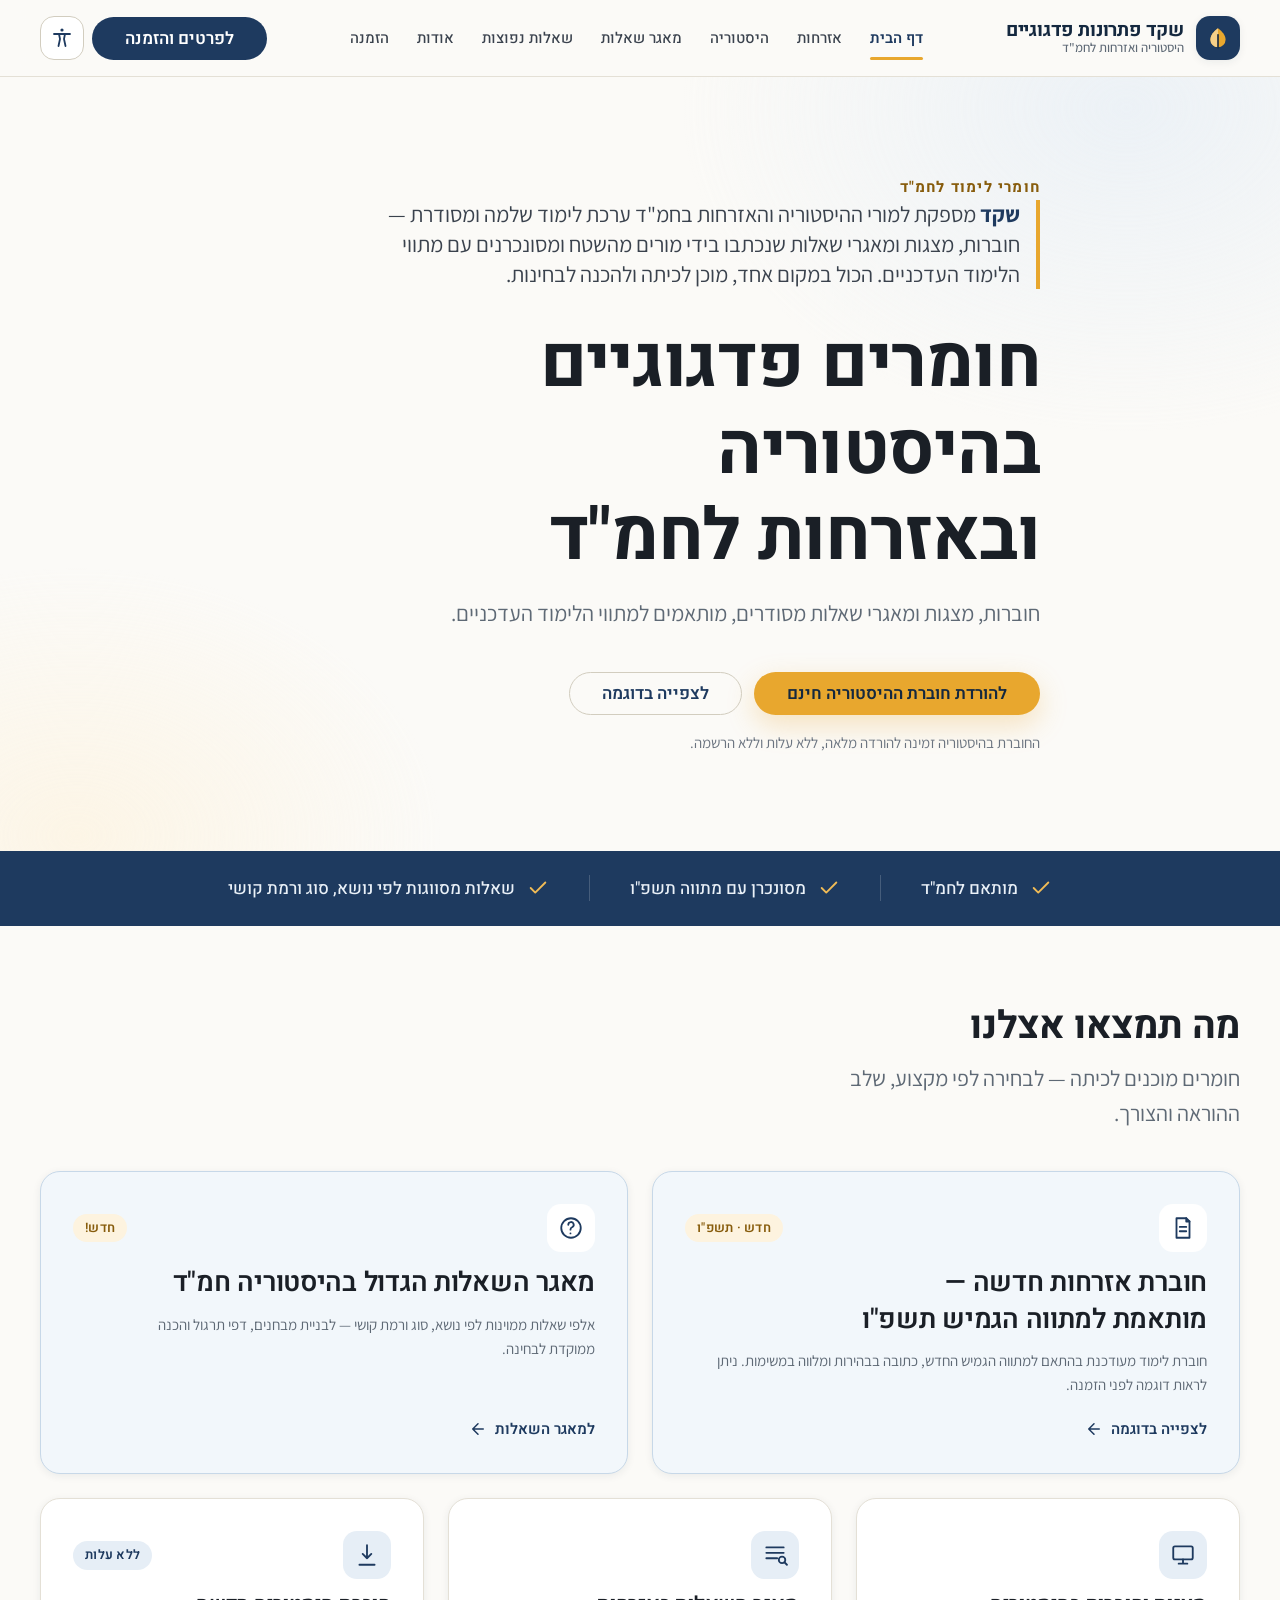
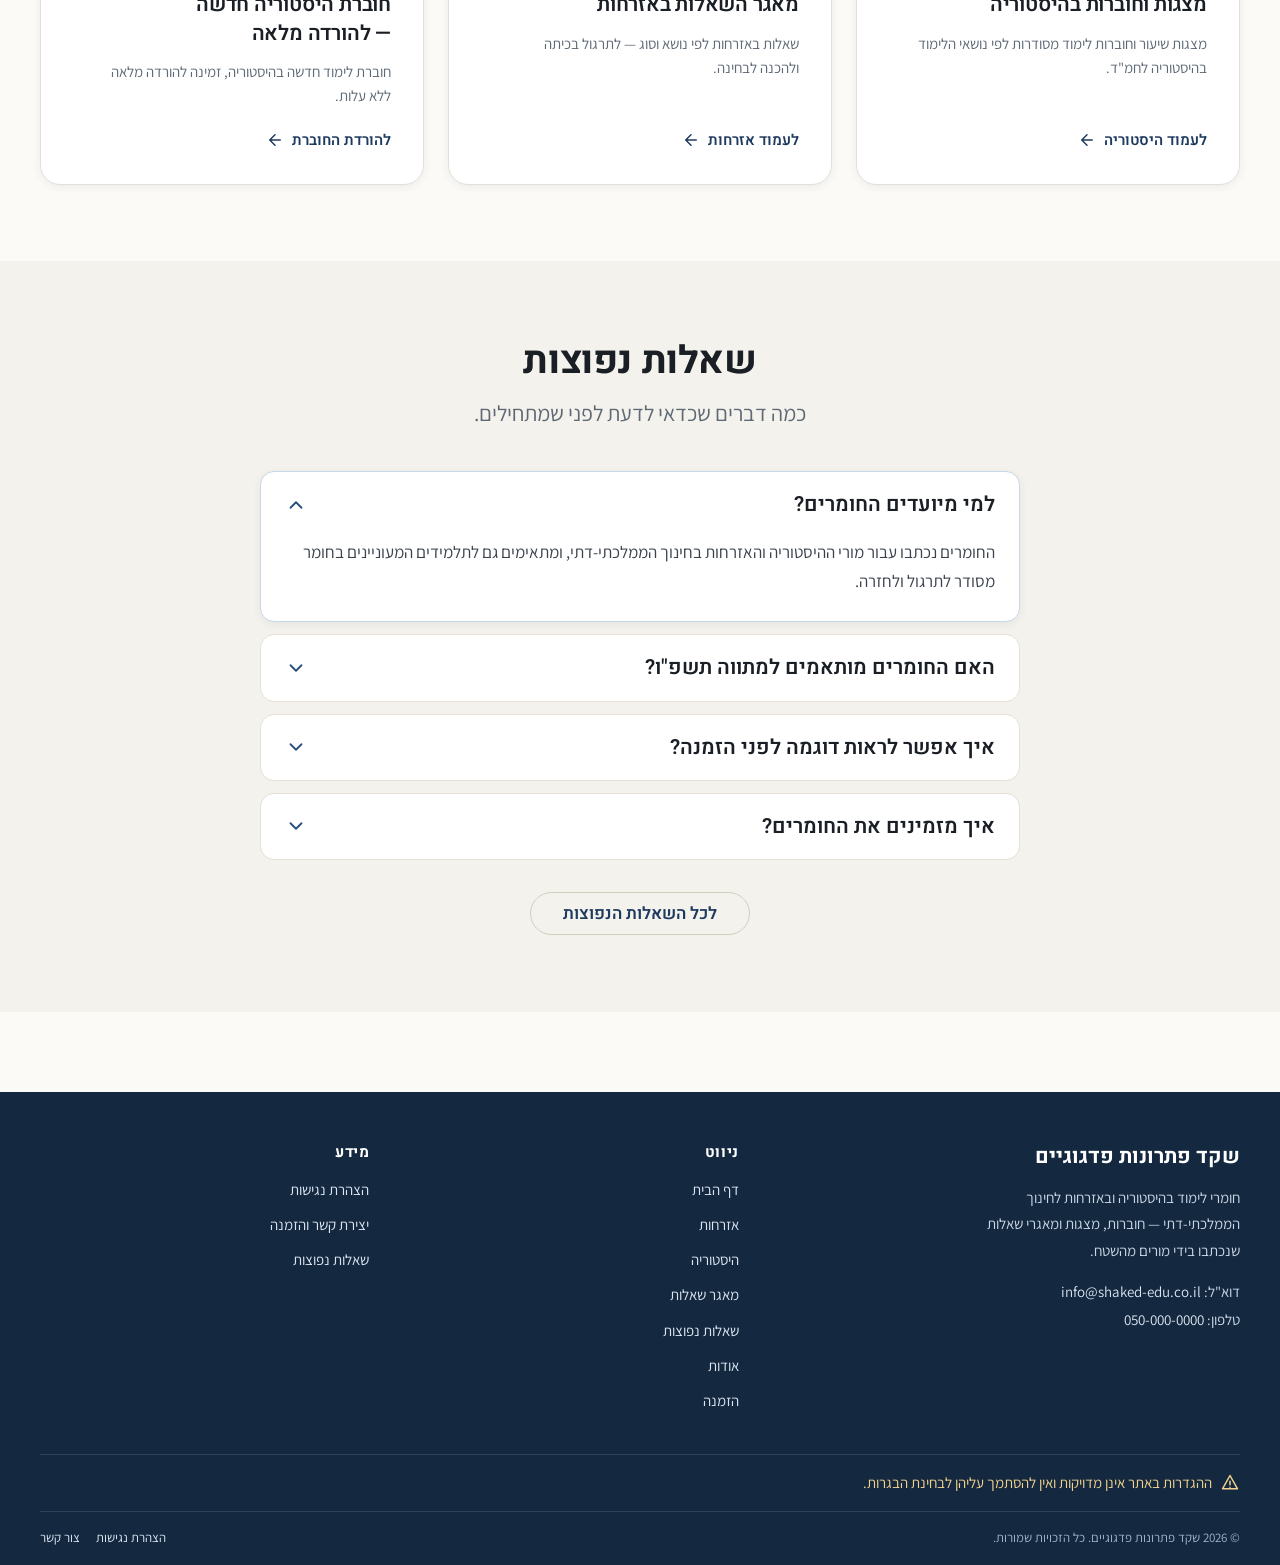
<file: index.html>
<!DOCTYPE html>
<html lang="he" dir="rtl">
<head>
  <meta charset="UTF-8" />
  <meta name="viewport" content="width=device-width, initial-scale=1.0" />
  <meta name="theme-color" content="#1e3a5f" />
  <meta name="robots" content="index, follow" />
  <meta name="format-detection" content="telephone=no" />
  <title>שקד פתרונות פדגוגיים — חומרי לימוד בהיסטוריה ובאזרחות לחמ&quot;ד</title>
  <meta name="description" content="חוברות, מצגות ומאגרי שאלות בהיסטוריה ובאזרחות לחינוך הממלכתי-דתי — מסודרים ומותאמים למתווי הלימוד העדכניים." />
  <!-- social meta -->
  <link rel="canonical" href="https://www.shaked-edu.co.il/" />
  <meta property="og:type" content="website" />
  <meta property="og:site_name" content="שקד פתרונות פדגוגיים" />
  <meta property="og:locale" content="he_IL" />
  <meta property="og:title" content="שקד פתרונות פדגוגיים — חומרי לימוד בהיסטוריה ובאזרחות לחמ&quot;ד" />
  <meta property="og:description" content="חוברות, מצגות ומאגרי שאלות בהיסטוריה ובאזרחות לחינוך הממלכתי-דתי — מסודרים ומותאמים למתווי הלימוד העדכניים." />
  <meta property="og:url" content="https://www.shaked-edu.co.il/" />
  <meta property="og:image" content="https://www.shaked-edu.co.il/assets/og-cover.png" />
  <meta name="twitter:card" content="summary_large_image" />
  <meta name="twitter:title" content="שקד פתרונות פדגוגיים — חומרי לימוד בהיסטוריה ובאזרחות לחמ&quot;ד" />
  <meta name="twitter:description" content="חוברות, מצגות ומאגרי שאלות בהיסטוריה ובאזרחות לחינוך הממלכתי-דתי — מסודרים ומותאמים למתווי הלימוד העדכניים." />
  <meta name="twitter:image" content="https://www.shaked-edu.co.il/assets/og-cover.png" />

  <link rel="preconnect" href="https://fonts.googleapis.com" />
  <link rel="preconnect" href="https://fonts.gstatic.com" crossorigin />
  <link href="https://fonts.googleapis.com/css2?family=Assistant:wght@400;500;600;700&family=Heebo:wght@500;600;700;800&display=swap" rel="stylesheet" />

  <link rel="stylesheet" href="styles/tokens.css" />
  <link rel="stylesheet" href="styles/base.css" />
  <link rel="stylesheet" href="styles/layout.css" />

  <style>
    /* ============================================================
       Hero / BLUF
       ============================================================ */
    .hero {
      position: relative;
      overflow: hidden;
      padding-block: clamp(var(--sp-8), 9vw, var(--sp-11));
    }
    .hero::before {
      content: "";
      position: absolute;
      inset: 0;
      background:
        radial-gradient(58% 70% at 88% 4%, var(--brand-100), transparent 60%),
        radial-gradient(46% 56% at 6% 98%, var(--accent-100), transparent 62%);
      opacity: 0.7;
      z-index: -1;
    }
    .hero__inner { max-width: 880px; }
    .hero__bluf {
      font-size: var(--fs-lead);
      line-height: var(--lh-snug);
      color: var(--ink-700);
      max-width: 60ch;
      border-inline-start: 4px solid var(--accent-500);
      padding-inline-start: var(--sp-4);
      margin-bottom: var(--sp-6);
    }
    .hero__bluf strong { color: var(--brand-700); font-weight: var(--fw-bold); }
    .hero__title {
      font-size: var(--fs-display);
      margin-bottom: var(--sp-4);
    }
    .hero__sub {
      font-size: var(--fs-lead);
      color: var(--ink-500);
      max-width: 56ch;
    }
    .hero__cta {
      margin-top: var(--sp-7);
      display: flex;
      gap: var(--sp-3);
      flex-wrap: wrap;
      align-items: center;
    }
    .hero__cta-note {
      font-size: var(--fs-sm);
      color: var(--ink-400);
      width: 100%;
      margin-top: var(--sp-1);
    }

    /* ============================================================
       Trust strip
       ============================================================ */
    .trust {
      background: var(--brand-700);
      color: #eaf1f8;
    }
    .trust__inner {
      display: flex;
      flex-wrap: wrap;
      gap: var(--sp-4) var(--sp-7);
      align-items: center;
      justify-content: center;
      padding-block: var(--sp-5);
      text-align: center;
    }
    .trust__item {
      display: inline-flex;
      align-items: center;
      gap: var(--sp-3);
      font-family: var(--font-head);
      font-weight: var(--fw-medium);
      font-size: var(--fs-body);
    }
    .trust__item svg { flex: none; width: 22px; height: 22px; color: var(--accent-400); }
    .trust__sep { width: 1px; height: 26px; background: rgba(255,255,255,0.18); }
    @media (max-width: 760px) { .trust__sep { display: none; } }

    /* ============================================================
       Offerings
       ============================================================ */
    .section-head { max-width: 60ch; margin-bottom: var(--sp-7); }
    .section-head h2 { margin-bottom: var(--sp-3); }
    .section-head p { color: var(--ink-500); font-size: var(--fs-lead); }

    .offerings {
      display: grid;
      grid-template-columns: repeat(6, 1fr);
      gap: var(--sp-5);
    }
    .offer-card {
      display: flex;
      flex-direction: column;
      gap: var(--sp-3);
      padding: var(--sp-6);
      color: inherit;
      text-decoration: none;
    }
    .offer-card:hover { color: inherit; }
    .offer-card--featured { grid-column: span 3; background: var(--brand-50); border-color: var(--brand-200); }
    .offer-card--standard { grid-column: span 2; }
    @media (max-width: 900px) {
      .offer-card--featured { grid-column: span 6; }
      .offer-card--standard { grid-column: span 3; }
    }
    @media (max-width: 600px) {
      .offerings { grid-template-columns: 1fr; }
      .offer-card--featured, .offer-card--standard { grid-column: 1 / -1; }
    }

    .offer-card__top {
      display: flex;
      align-items: center;
      justify-content: space-between;
      gap: var(--sp-3);
    }
    .offer-card__icon {
      display: grid;
      place-items: center;
      width: 48px; height: 48px;
      border-radius: var(--r-md);
      background: var(--brand-100);
      color: var(--brand-700);
      flex: none;
    }
    .offer-card--featured .offer-card__icon { background: var(--surface); }
    .offer-card__icon svg { width: 26px; height: 26px; }
    .offer-card h3 { font-size: var(--fs-h3); line-height: var(--lh-snug); }
    .offer-card--standard h3 { font-size: var(--fs-h4); }
    .offer-card p { color: var(--ink-500); font-size: var(--fs-sm); }
    .offer-card__go {
      margin-top: auto;
      display: inline-flex;
      align-items: center;
      gap: var(--sp-2);
      font-family: var(--font-head);
      font-weight: var(--fw-semibold);
      font-size: var(--fs-sm);
      color: var(--brand-700);
      padding-top: var(--sp-2);
    }
    .offer-card__go svg { width: 18px; height: 18px; transition: transform var(--t-fast) var(--ease); }
    .offer-card:hover .offer-card__go svg { transform: translateX(-4px); }

    /* ============================================================
       FAQ
       ============================================================ */
    .faq { background: var(--surface-alt); }
    .faq__grid { max-width: var(--container-text); margin-inline: auto; }
    .faq__item {
      background: var(--surface);
      border: 1px solid var(--line);
      border-radius: var(--r-md);
      margin-bottom: var(--sp-3);
      overflow: hidden;
    }
    .faq__item[open] { box-shadow: var(--shadow-sm); border-color: var(--brand-200); }
    .faq__q {
      list-style: none;
      cursor: pointer;
      display: flex;
      align-items: center;
      justify-content: space-between;
      gap: var(--sp-4);
      padding: var(--sp-4) var(--sp-5);
      font-family: var(--font-head);
      font-weight: var(--fw-semibold);
      font-size: var(--fs-h4);
      color: var(--ink-900);
    }
    .faq__q::-webkit-details-marker { display: none; }
    .faq__q .chev {
      flex: none; width: 22px; height: 22px;
      color: var(--brand-600);
      transition: transform var(--t-med) var(--ease);
    }
    .faq__item[open] .faq__q .chev { transform: rotate(180deg); }
    .faq__a { padding: 0 var(--sp-5) var(--sp-5); color: var(--ink-700); line-height: var(--lh-loose); }
    .faq__more { text-align: center; margin-top: var(--sp-6); }
  </style>
  <!-- JSON-LD -->
  <script type="application/ld+json">
{
  "@context": "https://schema.org",
  "@graph": [
    {
      "@type": "EducationalOrganization",
      "@id": "https://www.shaked-edu.co.il/#org",
      "name": "שקד פתרונות פדגוגיים",
      "url": "https://www.shaked-edu.co.il/",
      "logo": "https://www.shaked-edu.co.il/assets/logo.png",
      "image": "https://www.shaked-edu.co.il/assets/logo.png",
      "email": "info@shaked-edu.co.il",
      "description": "חומרי לימוד בהיסטוריה ובאזרחות לחינוך הממלכתי-דתי — חוברות, מצגות ומאגרי שאלות.",
      "inLanguage": "he-IL"
    },
    {
      "@type": "WebSite",
      "@id": "https://www.shaked-edu.co.il/#website",
      "name": "שקד פתרונות פדגוגיים",
      "url": "https://www.shaked-edu.co.il/",
      "description": "חומרי לימוד בהיסטוריה ובאזרחות לחמ\"ד — חוברות, מצגות ומאגרי שאלות.",
      "inLanguage": "he-IL",
      "publisher": {
        "@id": "https://www.shaked-edu.co.il/#org"
      }
    }
  ]
}
  </script>
</head>
<body data-page="home">
  <a href="#main" class="skip-link">דלג לתוכן הראשי</a>

  <main id="main">

    <!-- ============ Hero / BLUF ============ -->
    <section class="hero" data-screen-label="Hero — דף הבית" aria-labelledby="hero-title">
      <div class="container hero__inner">
        <span class="eyebrow">חומרי לימוד לחמ"ד</span>
        <p class="hero__bluf">
          <strong>שקד</strong> מספקת למורי ההיסטוריה והאזרחות בחמ"ד ערכת לימוד שלמה ומסודרת —
          חוברות, מצגות ומאגרי שאלות שנכתבו בידי מורים מהשטח ומסונכרנים עם מתווי הלימוד העדכניים.
          הכול במקום אחד, מוכן לכיתה ולהכנה לבחינות.
        </p>
        <h1 class="hero__title" id="hero-title">חומרים פדגוגיים בהיסטוריה ובאזרחות לחמ"ד</h1>
        <p class="hero__sub">חוברות, מצגות ומאגרי שאלות מסודרים, מותאמים למתווי הלימוד העדכניים.</p>

        <div class="hero__cta">
          <a href="history.html" class="btn btn--primary">להורדת חוברת ההיסטוריה חינם</a>
          <a href="ezrahut.html" class="btn btn--ghost">לצפייה בדוגמה</a>
          <span class="hero__cta-note">החוברת בהיסטוריה זמינה להורדה מלאה, ללא עלות וללא הרשמה.</span>
        </div>
      </div>
    </section>

    <!-- ============ Trust strip ============ -->
    <section class="trust" aria-label="למה שקד">
      <div class="container container--wide trust__inner">
        <span class="trust__item">
          <svg viewBox="0 0 24 24" fill="none" stroke="currentColor" stroke-width="2" stroke-linecap="round" stroke-linejoin="round" aria-hidden="true"><path d="M20 6L9 17l-5-5"/></svg>
          מותאם לחמ"ד
        </span>
        <span class="trust__sep" aria-hidden="true"></span>
        <span class="trust__item">
          <svg viewBox="0 0 24 24" fill="none" stroke="currentColor" stroke-width="2" stroke-linecap="round" stroke-linejoin="round" aria-hidden="true"><path d="M20 6L9 17l-5-5"/></svg>
          מסונכרן עם מתווה תשפ"ו
        </span>
        <span class="trust__sep" aria-hidden="true"></span>
        <span class="trust__item">
          <svg viewBox="0 0 24 24" fill="none" stroke="currentColor" stroke-width="2" stroke-linecap="round" stroke-linejoin="round" aria-hidden="true"><path d="M20 6L9 17l-5-5"/></svg>
          שאלות מסווגות לפי נושא, סוג ורמת קושי
        </span>
      </div>
    </section>

    <!-- ============ Offerings ============ -->
    <section class="section" aria-labelledby="offer-title">
      <div class="container container--wide">
        <div class="section-head">
          <h2 id="offer-title">מה תמצאו אצלנו</h2>
          <p>חומרים מוכנים לכיתה — לבחירה לפי מקצוע, שלב ההוראה והצורך.</p>
        </div>

        <div class="offerings">

          <!-- Featured 1 -->
          <a href="ezrahut.html" class="card card--interactive offer-card offer-card--featured" data-screen-label="כרטיס — חוברת אזרחות">
            <div class="offer-card__top">
              <span class="offer-card__icon" aria-hidden="true">
                <svg viewBox="0 0 24 24" fill="none" stroke="currentColor" stroke-width="1.7" stroke-linecap="round" stroke-linejoin="round"><path d="M6 3h9l3 3v15H6z"/><path d="M15 3v3h3"/><path d="M9 11h6M9 15h6"/></svg>
              </span>
              <span class="tag tag--accent">חדש · תשפ"ו</span>
            </div>
            <h3>חוברת אזרחות חדשה — מותאמת למתווה הגמיש תשפ"ו</h3>
            <p>חוברת לימוד מעודכנת בהתאם למתווה הגמיש החדש, כתובה בבהירות ומלווה במשימות. ניתן לראות דוגמה לפני הזמנה.</p>
            <span class="offer-card__go">לצפייה בדוגמה
              <svg viewBox="0 0 24 24" fill="none" stroke="currentColor" stroke-width="2" stroke-linecap="round" stroke-linejoin="round" aria-hidden="true"><path d="M19 12H5M12 19l-7-7 7-7"/></svg>
            </span>
          </a>

          <!-- Featured 2 -->
          <a href="questions.html" class="card card--interactive offer-card offer-card--featured" data-screen-label="כרטיס — מאגר שאלות היסטוריה">
            <div class="offer-card__top">
              <span class="offer-card__icon" aria-hidden="true">
                <svg viewBox="0 0 24 24" fill="none" stroke="currentColor" stroke-width="1.7" stroke-linecap="round" stroke-linejoin="round"><path d="M9.5 9a2.5 2.5 0 1 1 3.5 2.3c-.9.4-1.5 1-1.5 2.2"/><path d="M11.5 17h.01"/><circle cx="12" cy="12" r="9"/></svg>
              </span>
              <span class="tag tag--accent">חדש!</span>
            </div>
            <h3>מאגר השאלות הגדול בהיסטוריה חמ"ד</h3>
            <p>אלפי שאלות ממוינות לפי נושא, סוג ורמת קושי — לבניית מבחנים, דפי תרגול והכנה ממוקדת לבחינה.</p>
            <span class="offer-card__go">למאגר השאלות
              <svg viewBox="0 0 24 24" fill="none" stroke="currentColor" stroke-width="2" stroke-linecap="round" stroke-linejoin="round" aria-hidden="true"><path d="M19 12H5M12 19l-7-7 7-7"/></svg>
            </span>
          </a>

          <!-- Standard 1 -->
          <a href="history.html" class="card card--interactive offer-card offer-card--standard" data-screen-label="כרטיס — מצגות וחוברות היסטוריה">
            <div class="offer-card__top">
              <span class="offer-card__icon" aria-hidden="true">
                <svg viewBox="0 0 24 24" fill="none" stroke="currentColor" stroke-width="1.7" stroke-linecap="round" stroke-linejoin="round"><rect x="3" y="4" width="18" height="12" rx="1.5"/><path d="M12 16v4M8 20h8"/></svg>
              </span>
            </div>
            <h3>מצגות וחוברות בהיסטוריה</h3>
            <p>מצגות שיעור וחוברות לימוד מסודרות לפי נושאי הלימוד בהיסטוריה לחמ"ד.</p>
            <span class="offer-card__go">לעמוד היסטוריה
              <svg viewBox="0 0 24 24" fill="none" stroke="currentColor" stroke-width="2" stroke-linecap="round" stroke-linejoin="round" aria-hidden="true"><path d="M19 12H5M12 19l-7-7 7-7"/></svg>
            </span>
          </a>

          <!-- Standard 2 -->
          <a href="ezrahut.html" class="card card--interactive offer-card offer-card--standard" data-screen-label="כרטיס — מאגר שאלות אזרחות">
            <div class="offer-card__top">
              <span class="offer-card__icon" aria-hidden="true">
                <svg viewBox="0 0 24 24" fill="none" stroke="currentColor" stroke-width="1.7" stroke-linecap="round" stroke-linejoin="round"><path d="M4 5h16M4 10h16M4 15h10"/><circle cx="18.5" cy="16.5" r="3"/><path d="M20.7 18.7L23 21"/></svg>
              </span>
            </div>
            <h3>מאגר השאלות באזרחות</h3>
            <p>שאלות באזרחות לפי נושא וסוג — לתרגול בכיתה ולהכנה לבחינה.</p>
            <span class="offer-card__go">לעמוד אזרחות
              <svg viewBox="0 0 24 24" fill="none" stroke="currentColor" stroke-width="2" stroke-linecap="round" stroke-linejoin="round" aria-hidden="true"><path d="M19 12H5M12 19l-7-7 7-7"/></svg>
            </span>
          </a>

          <!-- Standard 3 -->
          <a href="history.html" class="card card--interactive offer-card offer-card--standard" data-screen-label="כרטיס — חוברת היסטוריה חינם">
            <div class="offer-card__top">
              <span class="offer-card__icon" aria-hidden="true">
                <svg viewBox="0 0 24 24" fill="none" stroke="currentColor" stroke-width="1.7" stroke-linecap="round" stroke-linejoin="round"><path d="M12 3v12M8 11l4 4 4-4"/><path d="M5 21h14"/></svg>
              </span>
              <span class="tag">ללא עלות</span>
            </div>
            <h3>חוברת היסטוריה חדשה — להורדה מלאה</h3>
            <p>חוברת לימוד חדשה בהיסטוריה, זמינה להורדה מלאה ללא עלות.</p>
            <span class="offer-card__go">להורדת החוברת
              <svg viewBox="0 0 24 24" fill="none" stroke="currentColor" stroke-width="2" stroke-linecap="round" stroke-linejoin="round" aria-hidden="true"><path d="M19 12H5M12 19l-7-7 7-7"/></svg>
            </span>
          </a>

        </div>
      </div>
    </section>

    <!-- ============ FAQ ============ -->
    <section class="section faq" aria-labelledby="faq-title">
      <div class="container">
        <div class="section-head" style="text-align:center; margin-inline:auto;">
          <h2 id="faq-title">שאלות נפוצות</h2>
          <p>כמה דברים שכדאי לדעת לפני שמתחילים.</p>
        </div>

        <div class="faq__grid">
          <details class="faq__item" open>
            <summary class="faq__q">
              למי מיועדים החומרים?
              <svg class="chev" viewBox="0 0 24 24" fill="none" stroke="currentColor" stroke-width="2" stroke-linecap="round" stroke-linejoin="round" aria-hidden="true"><path d="M6 9l6 6 6-6"/></svg>
            </summary>
            <div class="faq__a">החומרים נכתבו עבור מורי ההיסטוריה והאזרחות בחינוך הממלכתי-דתי, ומתאימים גם לתלמידים המעוניינים בחומר מסודר לתרגול ולחזרה.</div>
          </details>

          <details class="faq__item">
            <summary class="faq__q">
              האם החומרים מותאמים למתווה תשפ"ו?
              <svg class="chev" viewBox="0 0 24 24" fill="none" stroke="currentColor" stroke-width="2" stroke-linecap="round" stroke-linejoin="round" aria-hidden="true"><path d="M6 9l6 6 6-6"/></svg>
            </summary>
            <div class="faq__a">כן. החוברות ומאגרי השאלות מסונכרנים עם מתווי הלימוד העדכניים, וחוברת האזרחות החדשה מותאמת למתווה הגמיש תשפ"ו.</div>
          </details>

          <details class="faq__item">
            <summary class="faq__q">
              איך אפשר לראות דוגמה לפני הזמנה?
              <svg class="chev" viewBox="0 0 24 24" fill="none" stroke="currentColor" stroke-width="2" stroke-linecap="round" stroke-linejoin="round" aria-hidden="true"><path d="M6 9l6 6 6-6"/></svg>
            </summary>
            <div class="faq__a">בעמודי האזרחות וההיסטוריה אפשר לעיין בדוגמאות מתוך החוברות והמצגות. חוברת ההיסטוריה זמינה להורדה מלאה ללא עלות.</div>
          </details>

          <details class="faq__item">
            <summary class="faq__q">
              איך מזמינים את החומרים?
              <svg class="chev" viewBox="0 0 24 24" fill="none" stroke="currentColor" stroke-width="2" stroke-linecap="round" stroke-linejoin="round" aria-hidden="true"><path d="M6 9l6 6 6-6"/></svg>
            </summary>
            <div class="faq__a">דרך עמוד ההזמנה ניתן לפנות אלינו ולקבל פרטים על החומרים, המחירים ואופן ההזמנה. נשמח לחזור אליכם.</div>
          </details>
        </div>

        <div class="faq__more">
          <a href="faq.html" class="btn btn--ghost">לכל השאלות הנפוצות</a>
        </div>
      </div>
    </section>

  </main>

  <script src="js/site.js" defer></script>
</body>
</html>
</file>
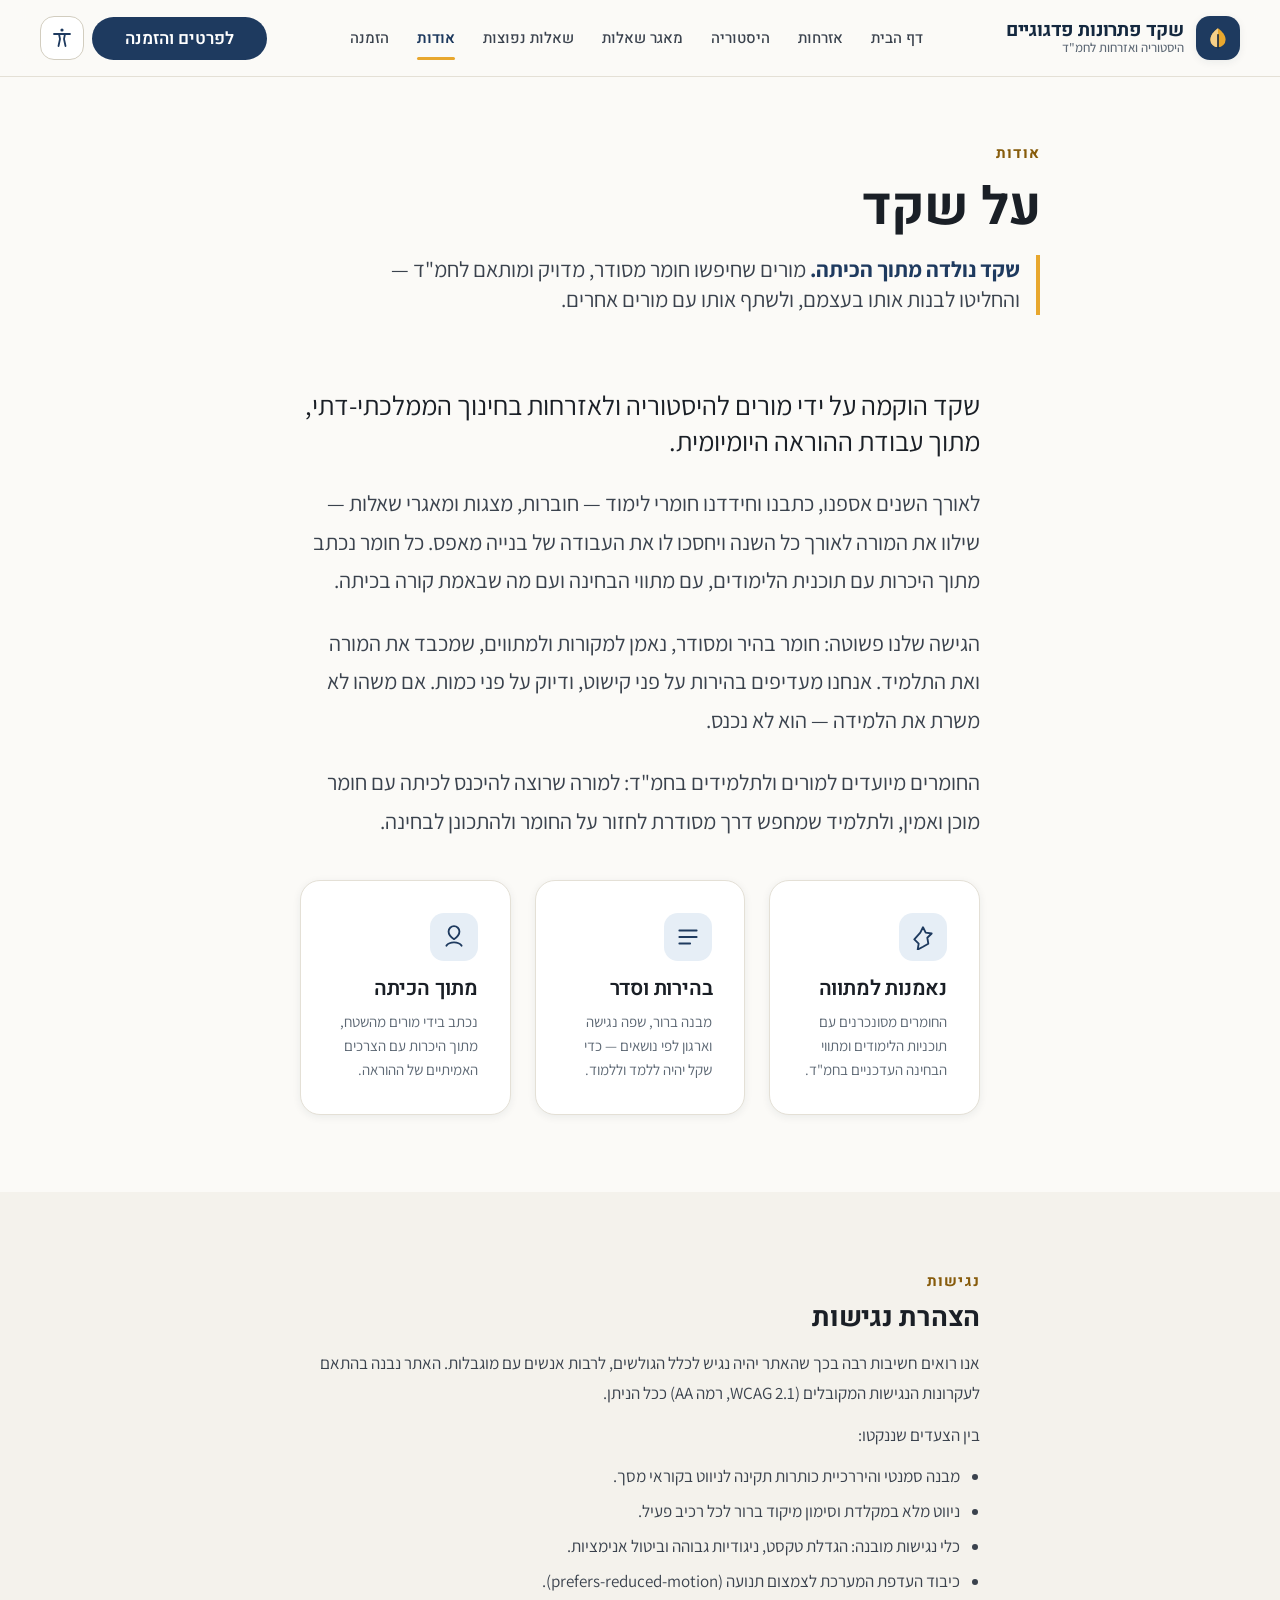
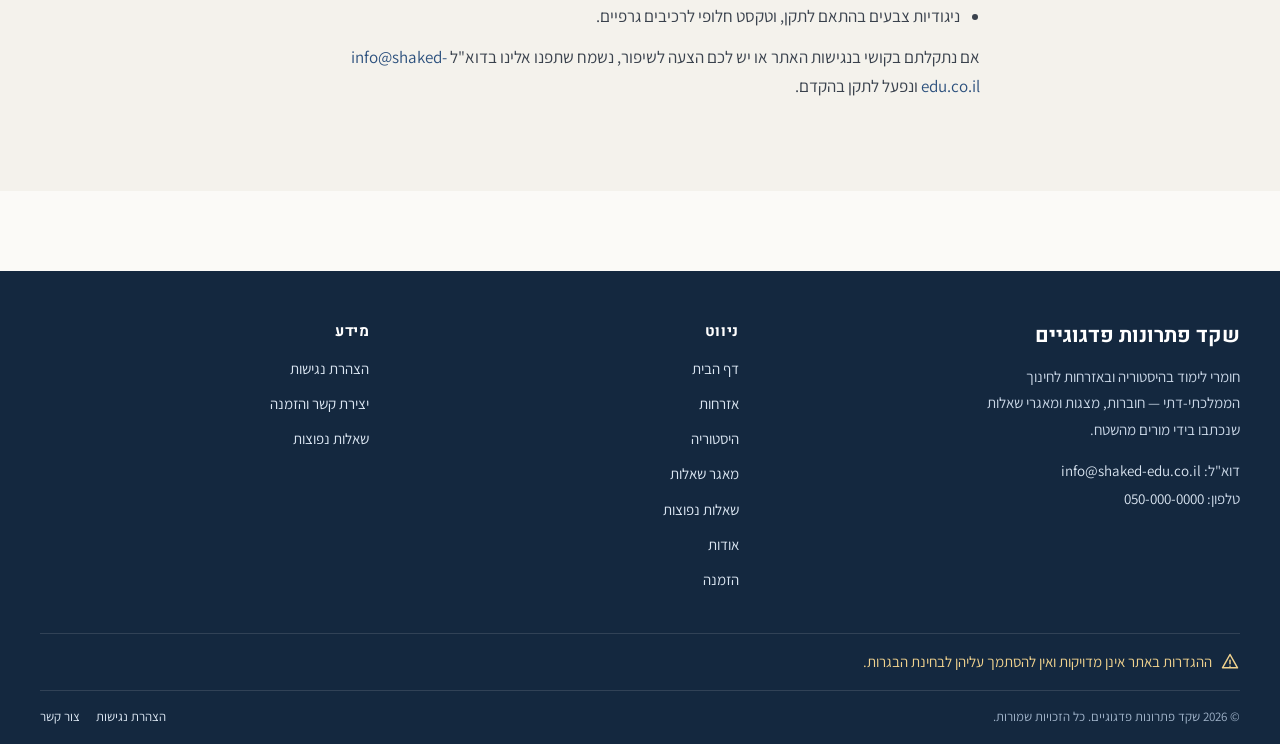
<file: about.html>
<!DOCTYPE html>
<html lang="he" dir="rtl">
<head>
  <meta charset="UTF-8" />
  <meta name="viewport" content="width=device-width, initial-scale=1.0" />
  <meta name="theme-color" content="#1e3a5f" />
  <meta name="robots" content="index, follow" />
  <meta name="format-detection" content="telephone=no" />
  <title>אודות — שקד פתרונות פדגוגיים</title>
  <meta name="description" content="על שקד פתרונות פדגוגיים — הגישה הפדגוגית והאנשים שמאחורי חומרי הלימוד בהיסטוריה ובאזרחות לחמ&quot;ד." />
  <!-- social meta -->
  <link rel="canonical" href="https://www.shaked-edu.co.il/about" />
  <meta property="og:type" content="article" />
  <meta property="og:site_name" content="שקד פתרונות פדגוגיים" />
  <meta property="og:locale" content="he_IL" />
  <meta property="og:title" content="אודות — שקד פתרונות פדגוגיים" />
  <meta property="og:description" content="על שקד פתרונות פדגוגיים — הגישה הפדגוגית והאנשים שמאחורי חומרי הלימוד בהיסטוריה ובאזרחות לחמ&quot;ד." />
  <meta property="og:url" content="https://www.shaked-edu.co.il/about" />
  <meta property="og:image" content="https://www.shaked-edu.co.il/assets/og-cover.png" />
  <meta name="twitter:card" content="summary_large_image" />
  <meta name="twitter:title" content="אודות — שקד פתרונות פדגוגיים" />
  <meta name="twitter:description" content="על שקד פתרונות פדגוגיים — הגישה הפדגוגית והאנשים שמאחורי חומרי הלימוד בהיסטוריה ובאזרחות לחמ&quot;ד." />
  <meta name="twitter:image" content="https://www.shaked-edu.co.il/assets/og-cover.png" />

  <link rel="preconnect" href="https://fonts.googleapis.com" />
  <link rel="preconnect" href="https://fonts.gstatic.com" crossorigin />
  <link href="https://fonts.googleapis.com/css2?family=Assistant:wght@400;500;600;700&family=Heebo:wght@500;600;700;800&display=swap" rel="stylesheet" />

  <link rel="stylesheet" href="styles/tokens.css" />
  <link rel="stylesheet" href="styles/base.css" />
  <link rel="stylesheet" href="styles/layout.css" />
  <link rel="stylesheet" href="styles/subject.css" />
  <link rel="stylesheet" href="styles/forms.css" />
  <!-- JSON-LD -->
  <script type="application/ld+json">
{
  "@context": "https://schema.org",
  "@graph": [
    {
      "@type": "EducationalOrganization",
      "@id": "https://www.shaked-edu.co.il/#org",
      "name": "שקד פתרונות פדגוגיים",
      "url": "https://www.shaked-edu.co.il/",
      "logo": "https://www.shaked-edu.co.il/assets/logo.png",
      "image": "https://www.shaked-edu.co.il/assets/logo.png",
      "email": "info@shaked-edu.co.il",
      "description": "חומרי לימוד בהיסטוריה ובאזרחות לחינוך הממלכתי-דתי — חוברות, מצגות ומאגרי שאלות.",
      "inLanguage": "he-IL"
    },
    {
      "@type": "WebSite",
      "@id": "https://www.shaked-edu.co.il/#website",
      "name": "שקד פתרונות פדגוגיים",
      "url": "https://www.shaked-edu.co.il/",
      "description": "חומרי לימוד בהיסטוריה ובאזרחות לחמ\"ד — חוברות, מצגות ומאגרי שאלות.",
      "inLanguage": "he-IL",
      "publisher": {
        "@id": "https://www.shaked-edu.co.il/#org"
      }
    },
    {
      "@type": "BreadcrumbList",
      "itemListElement": [
        {
          "@type": "ListItem",
          "position": 1,
          "name": "דף הבית",
          "item": "https://www.shaked-edu.co.il/"
        },
        {
          "@type": "ListItem",
          "position": 2,
          "name": "אודות",
          "item": "https://www.shaked-edu.co.il/about"
        }
      ]
    }
  ]
}
  </script>
</head>
<body data-page="about">
  <a href="#main" class="skip-link">דלג לתוכן הראשי</a>

  <main id="main">

    <!-- ============ כותרת ============ -->
    <section class="subject-head" data-screen-label="אודות — כותרת" aria-labelledby="page-title">
      <div class="container container--wide subject-head__inner">
        <span class="eyebrow">אודות</span>
        <h1 id="page-title">על שקד</h1>
        <p class="subject-bluf">
          <strong>שקד נולדה מתוך הכיתה.</strong> מורים שחיפשו חומר מסודר, מדויק ומותאם לחמ"ד —
          והחליטו לבנות אותו בעצמם, ולשתף אותו עם מורים אחרים.
        </p>
      </div>
    </section>

    <!-- ============ טקסט אנושי ============ -->
    <section class="section" style="padding-top: var(--sp-4);" aria-labelledby="story-title">
      <div class="container about-prose">
        <h2 id="story-title" class="visually-hidden">הסיפור שלנו</h2>
        <p class="lead-first">
          שקד הוקמה על ידי מורים להיסטוריה ולאזרחות בחינוך הממלכתי-דתי, מתוך עבודת ההוראה היומיומית.
        </p>
        <p>
          לאורך השנים אספנו, כתבנו וחידדנו חומרי לימוד — חוברות, מצגות ומאגרי שאלות — שילוו את המורה לאורך כל השנה
          ויחסכו לו את העבודה של בנייה מאפס. כל חומר נכתב מתוך היכרות עם תוכנית הלימודים, עם מתווי הבחינה ועם מה
          שבאמת קורה בכיתה.
        </p>
        <p>
          הגישה שלנו פשוטה: חומר בהיר ומסודר, נאמן למקורות ולמתווים, שמכבד את המורה ואת התלמיד. אנחנו מעדיפים בהירות
          על פני קישוט, ודיוק על פני כמות. אם משהו לא משרת את הלמידה — הוא לא נכנס.
        </p>
        <p>
          החומרים מיועדים למורים ולתלמידים בחמ"ד: למורה שרוצה להיכנס לכיתה עם חומר מוכן ואמין, ולתלמיד שמחפש דרך
          מסודרת לחזור על החומר ולהתכונן לבחינה.
        </p>

        <!-- ערכים -->
        <div class="about-values">
          <article class="card value-card">
            <span class="value-card__icon" aria-hidden="true">
              <svg viewBox="0 0 24 24" fill="none" stroke="currentColor" stroke-width="1.7" stroke-linecap="round" stroke-linejoin="round"><path d="M12 3l2.5 5 5.5.8-4 3.9.9 5.5L12 21l-4.9 2.6.9-5.5-4-3.9L9.5 8z"/></svg>
            </span>
            <h3>נאמנות למתווה</h3>
            <p>החומרים מסונכרנים עם תוכניות הלימודים ומתווי הבחינה העדכניים בחמ"ד.</p>
          </article>

          <article class="card value-card">
            <span class="value-card__icon" aria-hidden="true">
              <svg viewBox="0 0 24 24" fill="none" stroke="currentColor" stroke-width="1.7" stroke-linecap="round" stroke-linejoin="round"><path d="M4 6h16M4 12h16M4 18h10"/></svg>
            </span>
            <h3>בהירות וסדר</h3>
            <p>מבנה ברור, שפה נגישה וארגון לפי נושאים — כדי שקל יהיה ללמד וללמוד.</p>
          </article>

          <article class="card value-card">
            <span class="value-card__icon" aria-hidden="true">
              <svg viewBox="0 0 24 24" fill="none" stroke="currentColor" stroke-width="1.7" stroke-linecap="round" stroke-linejoin="round"><path d="M12 14s-5-3-5-7a5 5 0 0 1 10 0c0 4-5 7-5 7Z"/><path d="M5 20c1.5-2 4-3 7-3s5.5 1 7 3"/></svg>
            </span>
            <h3>מתוך הכיתה</h3>
            <p>נכתב בידי מורים מהשטח, מתוך היכרות עם הצרכים האמיתיים של ההוראה.</p>
          </article>
        </div>
      </div>
    </section>

    <!-- ============ הצהרת נגישות ============ -->
    <section class="section" id="accessibility" style="background: var(--surface-alt);" aria-labelledby="a11y-title">
      <div class="container a11y-statement">
        <span class="eyebrow" style="display:block; margin-bottom: var(--sp-2);">נגישות</span>
        <h2 id="a11y-title">הצהרת נגישות</h2>
        <p>
          אנו רואים חשיבות רבה בכך שהאתר יהיה נגיש לכלל הגולשים, לרבות אנשים עם מוגבלות. האתר נבנה בהתאם לעקרונות
          הנגישות המקובלים (WCAG 2.1, רמה AA) ככל הניתן.
        </p>
        <p>בין הצעדים שננקטו:</p>
        <ul>
          <li>מבנה סמנטי והיררכיית כותרות תקינה לניווט בקוראי מסך.</li>
          <li>ניווט מלא במקלדת וסימון מיקוד ברור לכל רכיב פעיל.</li>
          <li>כלי נגישות מובנה: הגדלת טקסט, ניגודיות גבוהה וביטול אנימציות.</li>
          <li>כיבוד העדפת המערכת לצמצום תנועה (prefers-reduced-motion).</li>
          <li>ניגודיות צבעים בהתאם לתקן, וטקסט חלופי לרכיבים גרפיים.</li>
        </ul>
        <p>
          אם נתקלתם בקושי בנגישות האתר או יש לכם הצעה לשיפור, נשמח שתפנו אלינו בדוא"ל
          <a href="mailto:info@shaked-edu.co.il">info@shaked-edu.co.il</a> ונפעל לתקן בהקדם.
        </p>
      </div>
    </section>

  </main>

  <script src="js/site.js" defer></script>
</body>
</html>
</file>
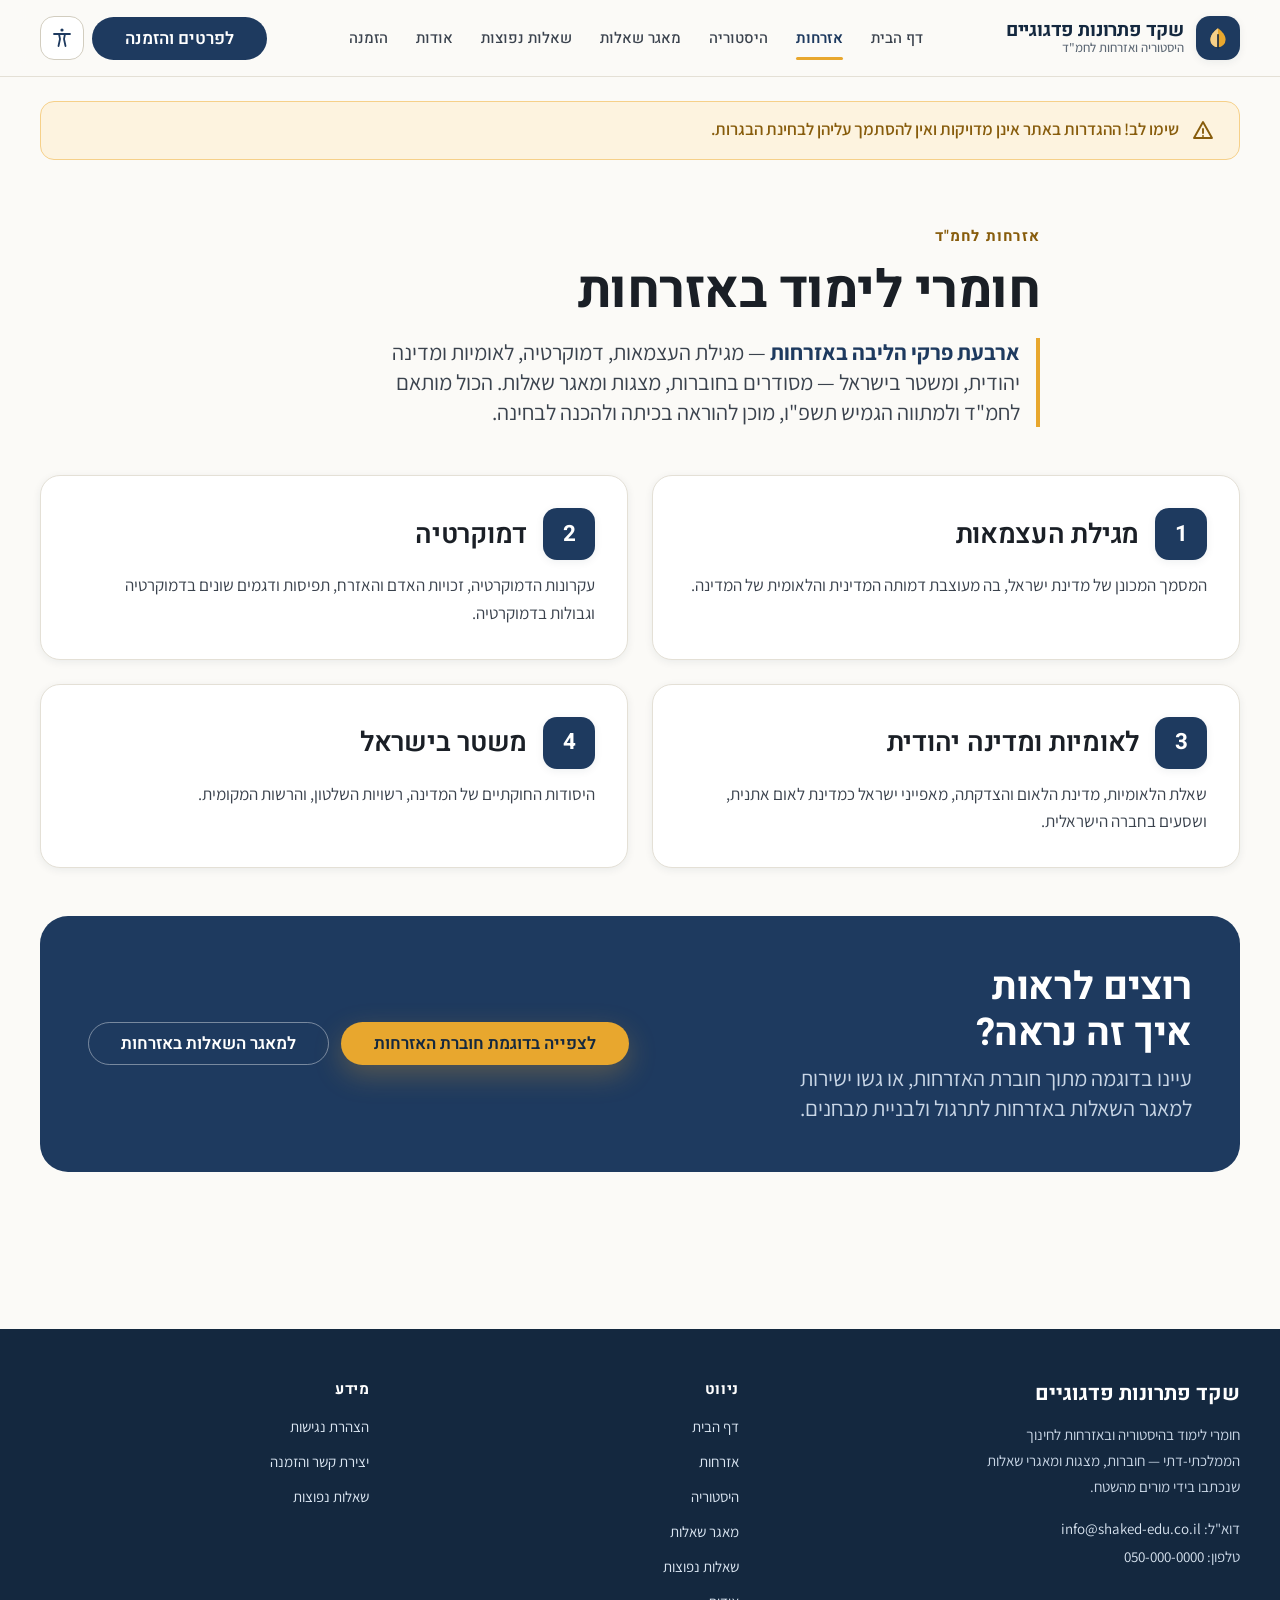
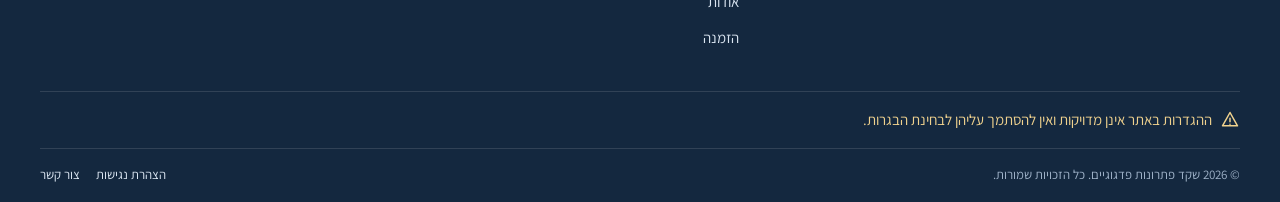
<file: ezrahut.html>
<!DOCTYPE html>
<html lang="he" dir="rtl">
<head>
  <meta charset="UTF-8" />
  <meta name="viewport" content="width=device-width, initial-scale=1.0" />
  <meta name="theme-color" content="#1e3a5f" />
  <meta name="robots" content="index, follow" />
  <meta name="format-detection" content="telephone=no" />
  <title>אזרחות — שקד פתרונות פדגוגיים</title>
  <meta name="description" content="חומרי לימוד באזרחות לחמ&quot;ד — מגילת העצמאות, דמוקרטיה, לאומיות ומדינה יהודית, ומשטר בישראל." />
  <!-- social meta -->
  <link rel="canonical" href="https://www.shaked-edu.co.il/ezrahut" />
  <meta property="og:type" content="article" />
  <meta property="og:site_name" content="שקד פתרונות פדגוגיים" />
  <meta property="og:locale" content="he_IL" />
  <meta property="og:title" content="אזרחות — שקד פתרונות פדגוגיים" />
  <meta property="og:description" content="חומרי לימוד באזרחות לחמ&quot;ד — מגילת העצמאות, דמוקרטיה, לאומיות ומדינה יהודית, ומשטר בישראל." />
  <meta property="og:url" content="https://www.shaked-edu.co.il/ezrahut" />
  <meta property="og:image" content="https://www.shaked-edu.co.il/assets/og-cover.png" />
  <meta name="twitter:card" content="summary_large_image" />
  <meta name="twitter:title" content="אזרחות — שקד פתרונות פדגוגיים" />
  <meta name="twitter:description" content="חומרי לימוד באזרחות לחמ&quot;ד — מגילת העצמאות, דמוקרטיה, לאומיות ומדינה יהודית, ומשטר בישראל." />
  <meta name="twitter:image" content="https://www.shaked-edu.co.il/assets/og-cover.png" />

  <link rel="preconnect" href="https://fonts.googleapis.com" />
  <link rel="preconnect" href="https://fonts.gstatic.com" crossorigin />
  <link href="https://fonts.googleapis.com/css2?family=Assistant:wght@400;500;600;700&family=Heebo:wght@500;600;700;800&display=swap" rel="stylesheet" />

  <link rel="stylesheet" href="styles/tokens.css" />
  <link rel="stylesheet" href="styles/base.css" />
  <link rel="stylesheet" href="styles/layout.css" />
  <link rel="stylesheet" href="styles/subject.css" />
  <!-- JSON-LD -->
  <script type="application/ld+json">
{
  "@context": "https://schema.org",
  "@graph": [
    {
      "@type": "EducationalOrganization",
      "@id": "https://www.shaked-edu.co.il/#org",
      "name": "שקד פתרונות פדגוגיים",
      "url": "https://www.shaked-edu.co.il/",
      "logo": "https://www.shaked-edu.co.il/assets/logo.png",
      "image": "https://www.shaked-edu.co.il/assets/logo.png",
      "email": "info@shaked-edu.co.il",
      "description": "חומרי לימוד בהיסטוריה ובאזרחות לחינוך הממלכתי-דתי — חוברות, מצגות ומאגרי שאלות.",
      "inLanguage": "he-IL"
    },
    {
      "@type": "WebSite",
      "@id": "https://www.shaked-edu.co.il/#website",
      "name": "שקד פתרונות פדגוגיים",
      "url": "https://www.shaked-edu.co.il/",
      "description": "חומרי לימוד בהיסטוריה ובאזרחות לחמ\"ד — חוברות, מצגות ומאגרי שאלות.",
      "inLanguage": "he-IL",
      "publisher": {
        "@id": "https://www.shaked-edu.co.il/#org"
      }
    },
    {
      "@type": "BreadcrumbList",
      "itemListElement": [
        {
          "@type": "ListItem",
          "position": 1,
          "name": "דף הבית",
          "item": "https://www.shaked-edu.co.il/"
        },
        {
          "@type": "ListItem",
          "position": 2,
          "name": "אזרחות",
          "item": "https://www.shaked-edu.co.il/ezrahut"
        }
      ]
    },
    {
      "@type": "Course",
      "name": "חוברת אזרחות תשפ\"ו",
      "description": "חוברת לימוד באזרחות לחינוך הממלכתי-דתי, מותאמת למתווה הגמיש תשפ\"ו: מגילת העצמאות, דמוקרטיה, לאומיות ומדינה יהודית ומשטר בישראל.",
      "inLanguage": "he-IL",
      "url": "https://www.shaked-edu.co.il/ezrahut",
      "provider": {
        "@type": "EducationalOrganization",
        "name": "שקד פתרונות פדגוגיים",
        "url": "https://www.shaked-edu.co.il/"
      },
      "educationalLevel": "חטיבה עליונה",
      "audience": {
        "@type": "EducationalAudience",
        "educationalRole": "student"
      }
    }
  ]
}
  </script>
</head>
<body data-page="ezrahut">
  <a href="#main" class="skip-link">דלג לתוכן הראשי</a>

  <main id="main">

    <!-- ============ באנר אזהרה ============ -->
    <div class="container container--wide" style="padding-top: var(--sp-5);">
      <div class="alert-banner" role="note">
        <svg viewBox="0 0 24 24" fill="none" stroke="currentColor" stroke-width="1.9" stroke-linecap="round" stroke-linejoin="round" aria-hidden="true"><path d="M12 3l9 16H3z"/><path d="M12 10v4M12 17h.01"/></svg>
        <p>שימו לב! ההגדרות באתר אינן מדויקות ואין להסתמך עליהן לבחינת הבגרות.</p>
      </div>
    </div>

    <!-- ============ BLUF ============ -->
    <section class="subject-head" data-screen-label="אזרחות — כותרת" aria-labelledby="page-title">
      <div class="container container--wide subject-head__inner">
        <span class="eyebrow">אזרחות לחמ"ד</span>
        <h1 id="page-title">חומרי לימוד באזרחות</h1>
        <p class="subject-bluf">
          <strong>ארבעת פרקי הליבה באזרחות</strong> — מגילת העצמאות, דמוקרטיה, לאומיות ומדינה יהודית,
          ומשטר בישראל — מסודרים בחוברות, מצגות ומאגר שאלות. הכול מותאם לחמ"ד ולמתווה הגמיש תשפ"ו,
          מוכן להוראה בכיתה ולהכנה לבחינה.
        </p>
      </div>
    </section>

    <!-- ============ פרקי האזרחות ============ -->
    <section class="section" style="padding-top: var(--sp-4);" aria-labelledby="chapters-title">
      <div class="container container--wide">
        <h2 id="chapters-title" class="visually-hidden">פרקי הלימוד באזרחות</h2>

        <div class="chapters">

          <article class="card card--interactive chapter-card" data-screen-label="פרק — מגילת העצמאות">
            <div class="chapter-card__top">
              <span class="chapter-card__num" aria-hidden="true">1</span>
              <h3>מגילת העצמאות</h3>
            </div>
            <p>המסמך המכונן של מדינת ישראל, בה מעוצבת דמותה המדינית והלאומית של המדינה.</p>
          </article>

          <article class="card card--interactive chapter-card" data-screen-label="פרק — דמוקרטיה">
            <div class="chapter-card__top">
              <span class="chapter-card__num" aria-hidden="true">2</span>
              <h3>דמוקרטיה</h3>
            </div>
            <p>עקרונות הדמוקרטיה, זכויות האדם והאזרח, תפיסות ודגמים שונים בדמוקרטיה וגבולות בדמוקרטיה.</p>
          </article>

          <article class="card card--interactive chapter-card" data-screen-label="פרק — לאומיות ומדינה יהודית">
            <div class="chapter-card__top">
              <span class="chapter-card__num" aria-hidden="true">3</span>
              <h3>לאומיות ומדינה יהודית</h3>
            </div>
            <p>שאלת הלאומיות, מדינת הלאום והצדקתה, מאפייני ישראל כמדינת לאום אתנית, ושסעים בחברה הישראלית.</p>
          </article>

          <article class="card card--interactive chapter-card" data-screen-label="פרק — משטר בישראל">
            <div class="chapter-card__top">
              <span class="chapter-card__num" aria-hidden="true">4</span>
              <h3>משטר בישראל</h3>
            </div>
            <p>היסודות החוקתיים של המדינה, רשויות השלטון, והרשות המקומית.</p>
          </article>

        </div>

        <!-- ============ CTA ============ -->
        <div class="cta-band" data-screen-label="CTA — אזרחות">
          <div class="cta-band__text">
            <h2>רוצים לראות איך זה נראה?</h2>
            <p>עיינו בדוגמה מתוך חוברת האזרחות, או גשו ישירות למאגר השאלות באזרחות לתרגול ולבניית מבחנים.</p>
          </div>
          <div class="cta-band__actions">
            <a href="order.html" class="btn btn--primary">לצפייה בדוגמת חוברת האזרחות</a>
            <a href="questions.html" class="btn btn--ghost">למאגר השאלות באזרחות</a>
          </div>
        </div>
      </div>
    </section>

  </main>

  <script src="js/site.js" defer></script>
</body>
</html>
</file>
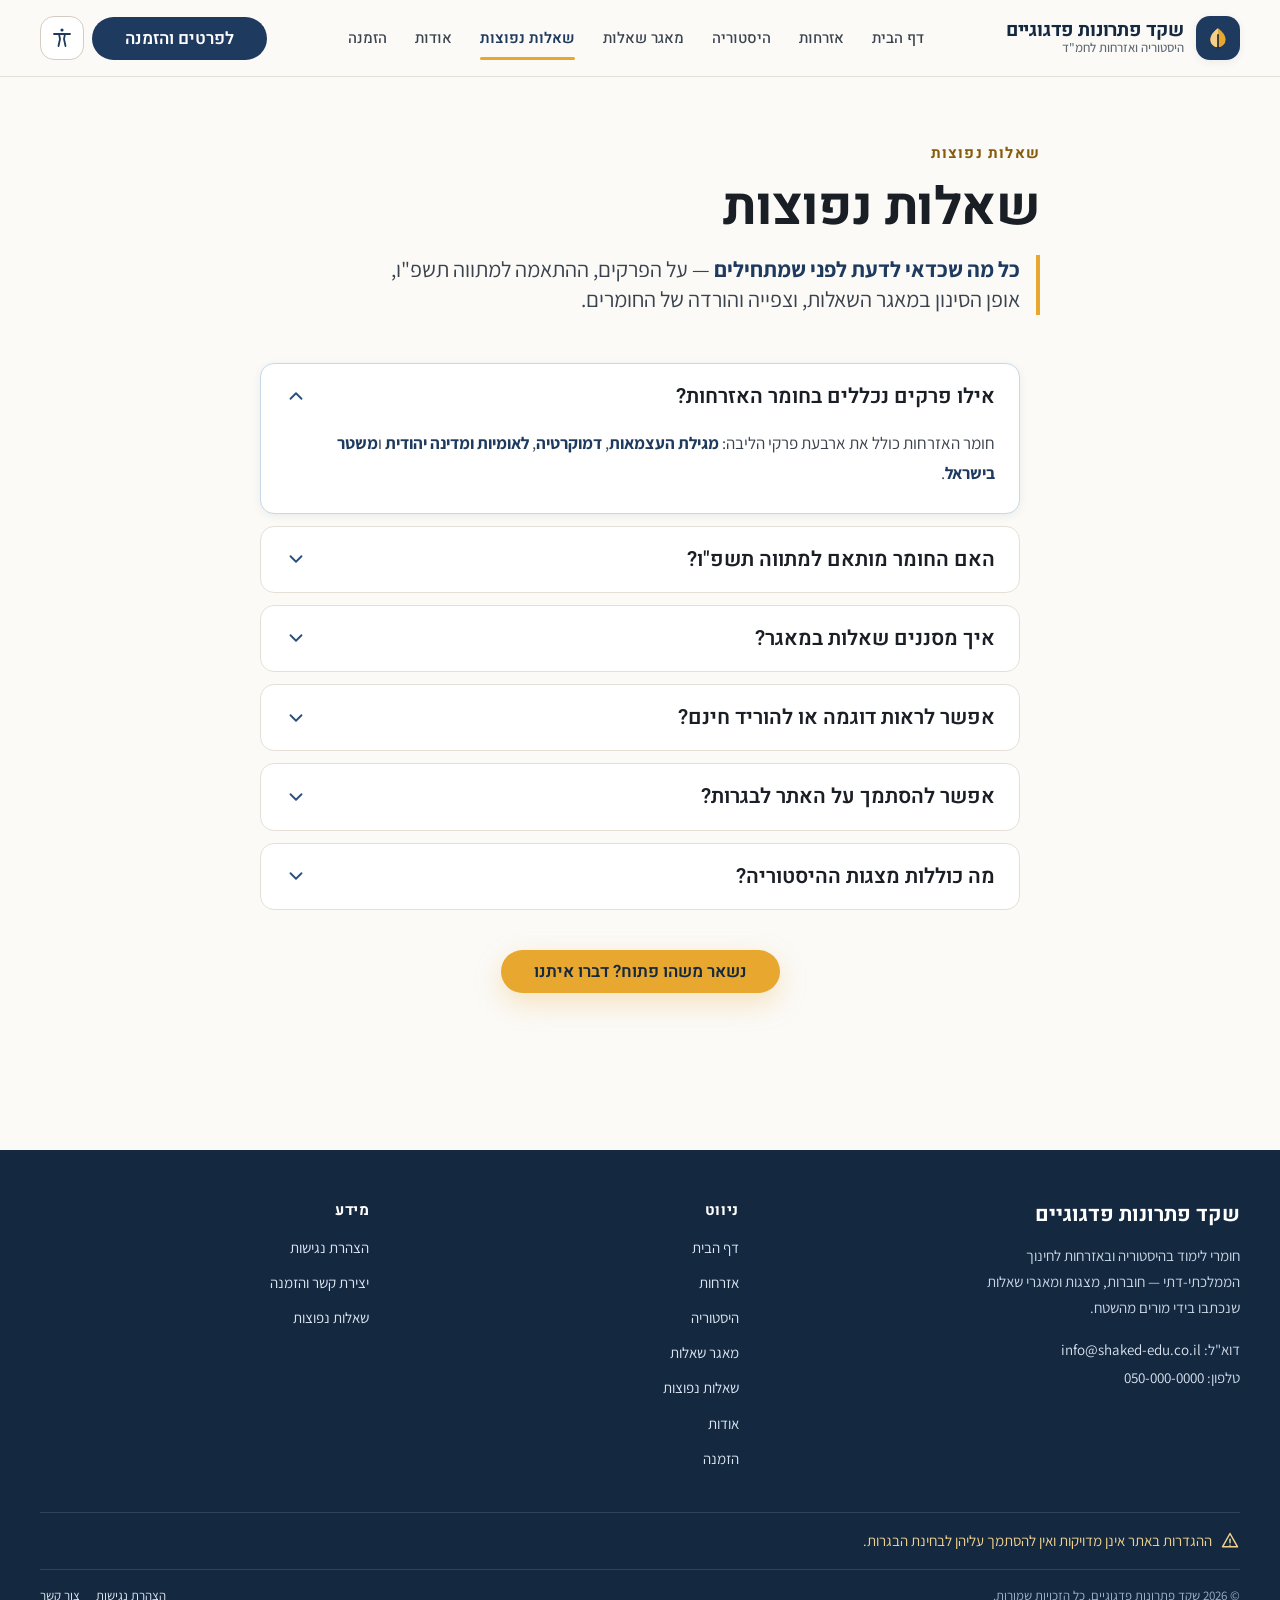
<file: faq.html>
<!DOCTYPE html>
<html lang="he" dir="rtl">
<head>
  <meta charset="UTF-8" />
  <meta name="viewport" content="width=device-width, initial-scale=1.0" />
  <meta name="theme-color" content="#1e3a5f" />
  <meta name="robots" content="index, follow" />
  <meta name="format-detection" content="telephone=no" />
  <title>שאלות נפוצות — שקד פתרונות פדגוגיים</title>
  <meta name="description" content="שאלות נפוצות על חומרי הלימוד בהיסטוריה ובאזרחות לחמ&quot;ד — פרקים, התאמה למתווה תשפ&quot;ו, סינון שאלות, דוגמאות והורדות." />
  <!-- social meta -->
  <link rel="canonical" href="https://www.shaked-edu.co.il/faq" />
  <meta property="og:type" content="article" />
  <meta property="og:site_name" content="שקד פתרונות פדגוגיים" />
  <meta property="og:locale" content="he_IL" />
  <meta property="og:title" content="שאלות נפוצות — שקד פתרונות פדגוגיים" />
  <meta property="og:description" content="שאלות נפוצות על חומרי הלימוד בהיסטוריה ובאזרחות לחמ&quot;ד — פרקים, התאמה למתווה תשפ&quot;ו, סינון שאלות, דוגמאות והורדות." />
  <meta property="og:url" content="https://www.shaked-edu.co.il/faq" />
  <meta property="og:image" content="https://www.shaked-edu.co.il/assets/og-cover.png" />
  <meta name="twitter:card" content="summary_large_image" />
  <meta name="twitter:title" content="שאלות נפוצות — שקד פתרונות פדגוגיים" />
  <meta name="twitter:description" content="שאלות נפוצות על חומרי הלימוד בהיסטוריה ובאזרחות לחמ&quot;ד — פרקים, התאמה למתווה תשפ&quot;ו, סינון שאלות, דוגמאות והורדות." />
  <meta name="twitter:image" content="https://www.shaked-edu.co.il/assets/og-cover.png" />

  <link rel="preconnect" href="https://fonts.googleapis.com" />
  <link rel="preconnect" href="https://fonts.gstatic.com" crossorigin />
  <link href="https://fonts.googleapis.com/css2?family=Assistant:wght@400;500;600;700&family=Heebo:wght@500;600;700;800&display=swap" rel="stylesheet" />

  <link rel="stylesheet" href="styles/tokens.css" />
  <link rel="stylesheet" href="styles/base.css" />
  <link rel="stylesheet" href="styles/layout.css" />
  <link rel="stylesheet" href="styles/subject.css" />
  <!-- JSON-LD -->
  <script type="application/ld+json">
{
  "@context": "https://schema.org",
  "@graph": [
    {
      "@type": "EducationalOrganization",
      "@id": "https://www.shaked-edu.co.il/#org",
      "name": "שקד פתרונות פדגוגיים",
      "url": "https://www.shaked-edu.co.il/",
      "logo": "https://www.shaked-edu.co.il/assets/logo.png",
      "image": "https://www.shaked-edu.co.il/assets/logo.png",
      "email": "info@shaked-edu.co.il",
      "description": "חומרי לימוד בהיסטוריה ובאזרחות לחינוך הממלכתי-דתי — חוברות, מצגות ומאגרי שאלות.",
      "inLanguage": "he-IL"
    },
    {
      "@type": "WebSite",
      "@id": "https://www.shaked-edu.co.il/#website",
      "name": "שקד פתרונות פדגוגיים",
      "url": "https://www.shaked-edu.co.il/",
      "description": "חומרי לימוד בהיסטוריה ובאזרחות לחמ\"ד — חוברות, מצגות ומאגרי שאלות.",
      "inLanguage": "he-IL",
      "publisher": {
        "@id": "https://www.shaked-edu.co.il/#org"
      }
    },
    {
      "@type": "BreadcrumbList",
      "itemListElement": [
        {
          "@type": "ListItem",
          "position": 1,
          "name": "דף הבית",
          "item": "https://www.shaked-edu.co.il/"
        },
        {
          "@type": "ListItem",
          "position": 2,
          "name": "שאלות נפוצות",
          "item": "https://www.shaked-edu.co.il/faq"
        }
      ]
    },
    {
      "@type": "FAQPage",
      "mainEntity": [
        {
          "@type": "Question",
          "name": "אילו פרקים נכללים בחומר האזרחות?",
          "acceptedAnswer": {
            "@type": "Answer",
            "text": "חומר האזרחות כולל את ארבעת פרקי הליבה: מגילת העצמאות, דמוקרטיה, לאומיות ומדינה יהודית ומשטר בישראל."
          }
        },
        {
          "@type": "Question",
          "name": "האם החומר מותאם למתווה תשפ\"ו?",
          "acceptedAnswer": {
            "@type": "Answer",
            "text": "כן. חוברת האזרחות החדשה מותאמת למתווה הגמיש תשפ\"ו, ויתר החומרים מסונכרנים עם מתווי הלימוד העדכניים."
          }
        },
        {
          "@type": "Question",
          "name": "איך מסננים שאלות במאגר?",
          "acceptedAnswer": {
            "@type": "Answer",
            "text": "במאגר השאלות אפשר לסנן לפי סוג השאלה (אירוע, חצי-אירוע, עמדה, ידע פשוט, ידע מורכב, מתוך טקסט), לפי רמת קושי (1–3) ולפי אופי השאלה (בגרות או תרגול)."
          }
        },
        {
          "@type": "Question",
          "name": "אפשר לראות דוגמה או להוריד חינם?",
          "acceptedAnswer": {
            "@type": "Answer",
            "text": "כן. ניתן לצפות בדוגמה מתוך חוברת האזרחות, ולהוריד את חוברת ההיסטוריה המלאה ללא עלות."
          }
        },
        {
          "@type": "Question",
          "name": "אפשר להסתמך על האתר לבגרות?",
          "acceptedAnswer": {
            "@type": "Answer",
            "text": "לא. ההגדרות באתר אינן מדויקות ואין להסתמך עליהן לבחינת הבגרות. יש להיעזר במקורות הרשמיים של משרד החינוך."
          }
        },
        {
          "@type": "Question",
          "name": "מה כוללות מצגות ההיסטוריה?",
          "acceptedAnswer": {
            "@type": "Answer",
            "text": "מצגות ההיסטוריה מאורגנות בתיקיות בדרייב — עם סרטונים ובלעדיהם — ומותאמות לחורף תש\"פ. למבקשים להגיש לקיץ תש\"פ, יש לערוך השוואה מול מסמך ההלימה."
          }
        }
      ]
    }
  ]
}
  </script>
</head>
<body data-page="faq">
  <a href="#main" class="skip-link">דלג לתוכן הראשי</a>

  <main id="main">

    <!-- ============ BLUF ============ -->
    <section class="subject-head" data-screen-label="שאלות נפוצות — כותרת" aria-labelledby="page-title">
      <div class="container container--wide subject-head__inner">
        <span class="eyebrow">שאלות נפוצות</span>
        <h1 id="page-title">שאלות נפוצות</h1>
        <p class="subject-bluf">
          <strong>כל מה שכדאי לדעת לפני שמתחילים</strong> — על הפרקים, ההתאמה למתווה תשפ"ו, אופן הסינון
          במאגר השאלות, וצפייה והורדה של החומרים.
        </p>
      </div>
    </section>

    <!-- ============ אקורדיון ============ -->
    <section class="section" style="padding-top: var(--sp-4);" aria-labelledby="faq-title">
      <div class="container">
        <h2 id="faq-title" class="visually-hidden">רשימת השאלות הנפוצות</h2>

        <div class="accordion">

          <details class="accordion__item" open>
            <summary class="accordion__q">
              אילו פרקים נכללים בחומר האזרחות?
              <svg class="chev" viewBox="0 0 24 24" fill="none" stroke="currentColor" stroke-width="2" stroke-linecap="round" stroke-linejoin="round" aria-hidden="true"><path d="M6 9l6 6 6-6"/></svg>
            </summary>
            <div class="accordion__a">
              חומר האזרחות כולל את ארבעת פרקי הליבה: <strong>מגילת העצמאות</strong>, <strong>דמוקרטיה</strong>,
              <strong>לאומיות ומדינה יהודית</strong> ו<strong>משטר בישראל</strong>.
            </div>
          </details>

          <details class="accordion__item">
            <summary class="accordion__q">
              האם החומר מותאם למתווה תשפ"ו?
              <svg class="chev" viewBox="0 0 24 24" fill="none" stroke="currentColor" stroke-width="2" stroke-linecap="round" stroke-linejoin="round" aria-hidden="true"><path d="M6 9l6 6 6-6"/></svg>
            </summary>
            <div class="accordion__a">
              כן. חוברת האזרחות החדשה מותאמת למתווה הגמיש תשפ"ו, ויתר החומרים מסונכרנים עם מתווי הלימוד העדכניים.
            </div>
          </details>

          <details class="accordion__item">
            <summary class="accordion__q">
              איך מסננים שאלות במאגר?
              <svg class="chev" viewBox="0 0 24 24" fill="none" stroke="currentColor" stroke-width="2" stroke-linecap="round" stroke-linejoin="round" aria-hidden="true"><path d="M6 9l6 6 6-6"/></svg>
            </summary>
            <div class="accordion__a">
              במאגר השאלות אפשר לסנן לפי <strong>סוג השאלה</strong> (אירוע, חצי-אירוע, עמדה, ידע פשוט, ידע מורכב, מתוך טקסט),
              לפי <strong>רמת קושי</strong> (1–3) ולפי <strong>אופי השאלה</strong> (בגרות או תרגול). מספר התוצאות מתעדכן בזמן אמת.
            </div>
          </details>

          <details class="accordion__item">
            <summary class="accordion__q">
              אפשר לראות דוגמה או להוריד חינם?
              <svg class="chev" viewBox="0 0 24 24" fill="none" stroke="currentColor" stroke-width="2" stroke-linecap="round" stroke-linejoin="round" aria-hidden="true"><path d="M6 9l6 6 6-6"/></svg>
            </summary>
            <div class="accordion__a">
              כן. ניתן לצפות בדוגמה מתוך חוברת האזרחות, ולהוריד את <strong>חוברת ההיסטוריה המלאה ללא עלות</strong>.
            </div>
          </details>

          <details class="accordion__item">
            <summary class="accordion__q">
              אפשר להסתמך על האתר לבגרות?
              <svg class="chev" viewBox="0 0 24 24" fill="none" stroke="currentColor" stroke-width="2" stroke-linecap="round" stroke-linejoin="round" aria-hidden="true"><path d="M6 9l6 6 6-6"/></svg>
            </summary>
            <div class="accordion__a">
              לא. <strong>ההגדרות באתר אינן מדויקות ואין להסתמך עליהן לבחינת הבגרות.</strong> יש להיעזר במקורות הרשמיים של משרד החינוך.
            </div>
          </details>

          <details class="accordion__item">
            <summary class="accordion__q">
              מה כוללות מצגות ההיסטוריה?
              <svg class="chev" viewBox="0 0 24 24" fill="none" stroke="currentColor" stroke-width="2" stroke-linecap="round" stroke-linejoin="round" aria-hidden="true"><path d="M6 9l6 6 6-6"/></svg>
            </summary>
            <div class="accordion__a">
              מצגות ההיסטוריה מאורגנות בתיקיות בדרייב — <strong>עם סרטונים ובלעדיהם</strong> — ומותאמות לחורף תש"פ.
              למבקשים להגיש לקיץ תש"פ, יש לערוך השוואה מול מסמך ההלימה.
            </div>
          </details>

        </div>

        <div class="faq__more" style="text-align:center; margin-top: var(--sp-7);">
          <a href="order.html" class="btn btn--primary">נשאר משהו פתוח? דברו איתנו</a>
        </div>
      </div>
    </section>

  </main>

  <script src="js/site.js" defer></script>
</body>
</html>
</file>
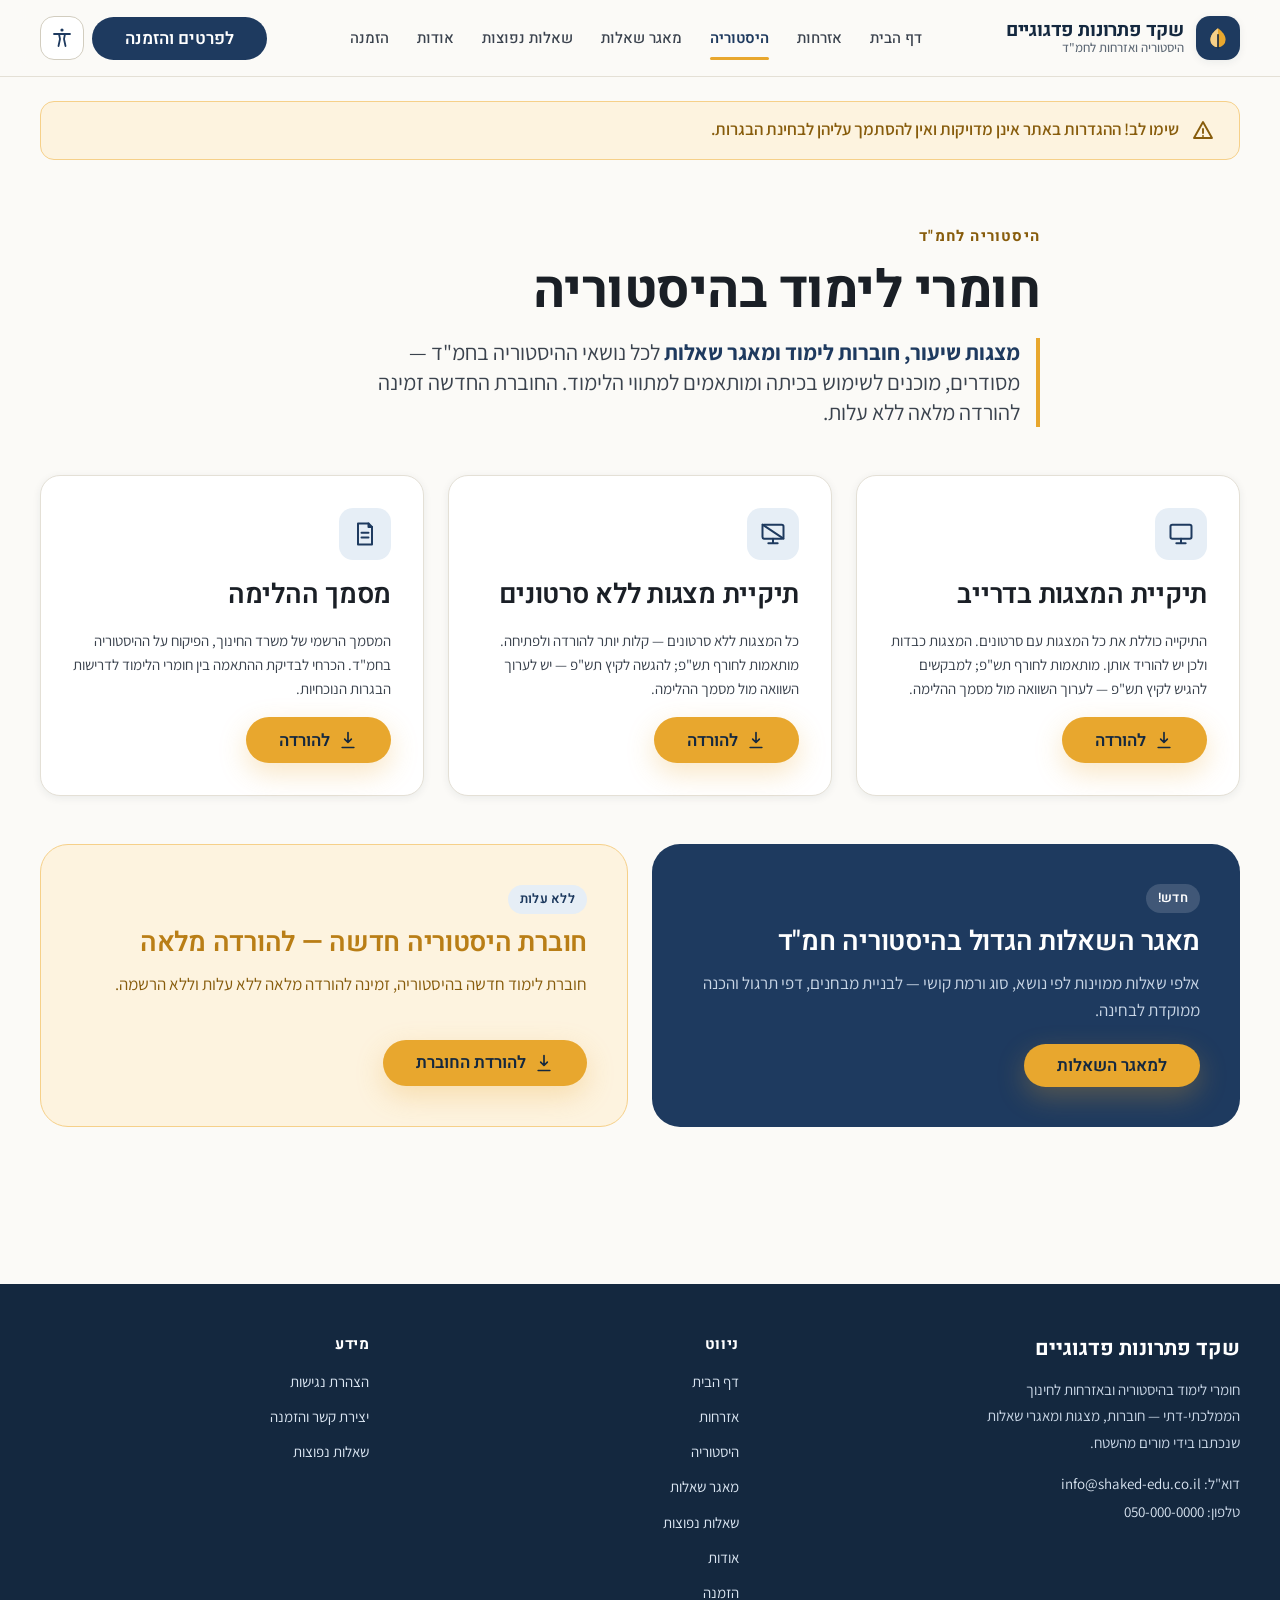
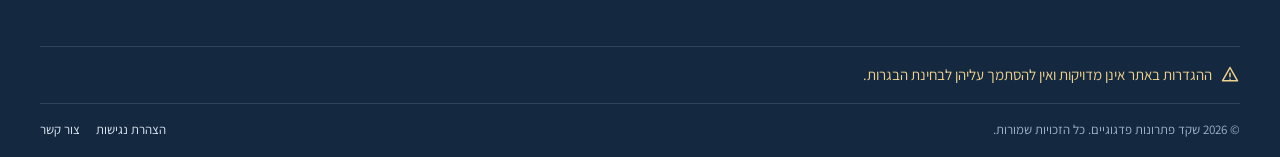
<file: history.html>
<!DOCTYPE html>
<html lang="he" dir="rtl">
<head>
  <meta charset="UTF-8" />
  <meta name="viewport" content="width=device-width, initial-scale=1.0" />
  <meta name="theme-color" content="#1e3a5f" />
  <meta name="robots" content="index, follow" />
  <meta name="format-detection" content="telephone=no" />
  <title>היסטוריה — שקד פתרונות פדגוגיים</title>
  <meta name="description" content="מצגות, חוברות ומאגר שאלות בהיסטוריה לחמ&quot;ד — מסודרים לפי נושאים ומותאמים למתווי הלימוד העדכניים." />
  <!-- social meta -->
  <link rel="canonical" href="https://www.shaked-edu.co.il/history" />
  <meta property="og:type" content="article" />
  <meta property="og:site_name" content="שקד פתרונות פדגוגיים" />
  <meta property="og:locale" content="he_IL" />
  <meta property="og:title" content="היסטוריה — שקד פתרונות פדגוגיים" />
  <meta property="og:description" content="מצגות, חוברות ומאגר שאלות בהיסטוריה לחמ&quot;ד — מסודרים לפי נושאים ומותאמים למתווי הלימוד העדכניים." />
  <meta property="og:url" content="https://www.shaked-edu.co.il/history" />
  <meta property="og:image" content="https://www.shaked-edu.co.il/assets/og-cover.png" />
  <meta name="twitter:card" content="summary_large_image" />
  <meta name="twitter:title" content="היסטוריה — שקד פתרונות פדגוגיים" />
  <meta name="twitter:description" content="מצגות, חוברות ומאגר שאלות בהיסטוריה לחמ&quot;ד — מסודרים לפי נושאים ומותאמים למתווי הלימוד העדכניים." />
  <meta name="twitter:image" content="https://www.shaked-edu.co.il/assets/og-cover.png" />

  <link rel="preconnect" href="https://fonts.googleapis.com" />
  <link rel="preconnect" href="https://fonts.gstatic.com" crossorigin />
  <link href="https://fonts.googleapis.com/css2?family=Assistant:wght@400;500;600;700&family=Heebo:wght@500;600;700;800&display=swap" rel="stylesheet" />

  <link rel="stylesheet" href="styles/tokens.css" />
  <link rel="stylesheet" href="styles/base.css" />
  <link rel="stylesheet" href="styles/layout.css" />
  <link rel="stylesheet" href="styles/subject.css" />
  <!-- JSON-LD -->
  <script type="application/ld+json">
{
  "@context": "https://schema.org",
  "@graph": [
    {
      "@type": "EducationalOrganization",
      "@id": "https://www.shaked-edu.co.il/#org",
      "name": "שקד פתרונות פדגוגיים",
      "url": "https://www.shaked-edu.co.il/",
      "logo": "https://www.shaked-edu.co.il/assets/logo.png",
      "image": "https://www.shaked-edu.co.il/assets/logo.png",
      "email": "info@shaked-edu.co.il",
      "description": "חומרי לימוד בהיסטוריה ובאזרחות לחינוך הממלכתי-דתי — חוברות, מצגות ומאגרי שאלות.",
      "inLanguage": "he-IL"
    },
    {
      "@type": "WebSite",
      "@id": "https://www.shaked-edu.co.il/#website",
      "name": "שקד פתרונות פדגוגיים",
      "url": "https://www.shaked-edu.co.il/",
      "description": "חומרי לימוד בהיסטוריה ובאזרחות לחמ\"ד — חוברות, מצגות ומאגרי שאלות.",
      "inLanguage": "he-IL",
      "publisher": {
        "@id": "https://www.shaked-edu.co.il/#org"
      }
    },
    {
      "@type": "BreadcrumbList",
      "itemListElement": [
        {
          "@type": "ListItem",
          "position": 1,
          "name": "דף הבית",
          "item": "https://www.shaked-edu.co.il/"
        },
        {
          "@type": "ListItem",
          "position": 2,
          "name": "היסטוריה",
          "item": "https://www.shaked-edu.co.il/history"
        }
      ]
    },
    {
      "@type": "Course",
      "name": "חוברת היסטוריה",
      "description": "חוברת לימוד בהיסטוריה לחינוך הממלכתי-דתי, מסודרת לפי נושאי הלימוד וזמינה להורדה מלאה ללא עלות.",
      "inLanguage": "he-IL",
      "url": "https://www.shaked-edu.co.il/history",
      "provider": {
        "@type": "EducationalOrganization",
        "name": "שקד פתרונות פדגוגיים",
        "url": "https://www.shaked-edu.co.il/"
      },
      "educationalLevel": "חטיבה עליונה",
      "audience": {
        "@type": "EducationalAudience",
        "educationalRole": "student"
      }
    }
  ]
}
  </script>
</head>
<body data-page="history">
  <a href="#main" class="skip-link">דלג לתוכן הראשי</a>

  <main id="main">

    <!-- ============ באנר אזהרה ============ -->
    <div class="container container--wide" style="padding-top: var(--sp-5);">
      <div class="alert-banner" role="note">
        <svg viewBox="0 0 24 24" fill="none" stroke="currentColor" stroke-width="1.9" stroke-linecap="round" stroke-linejoin="round" aria-hidden="true"><path d="M12 3l9 16H3z"/><path d="M12 10v4M12 17h.01"/></svg>
        <p>שימו לב! ההגדרות באתר אינן מדויקות ואין להסתמך עליהן לבחינת הבגרות.</p>
      </div>
    </div>

    <!-- ============ BLUF ============ -->
    <section class="subject-head" data-screen-label="היסטוריה — כותרת" aria-labelledby="page-title">
      <div class="container container--wide subject-head__inner">
        <span class="eyebrow">היסטוריה לחמ"ד</span>
        <h1 id="page-title">חומרי לימוד בהיסטוריה</h1>
        <p class="subject-bluf">
          <strong>מצגות שיעור, חוברות לימוד ומאגר שאלות</strong> לכל נושאי ההיסטוריה בחמ"ד —
          מסודרים, מוכנים לשימוש בכיתה ומותאמים למתווי הלימוד. החוברת החדשה זמינה להורדה מלאה ללא עלות.
        </p>
      </div>
    </section>

    <!-- ============ כרטיסי משאב ============ -->
    <section class="section" style="padding-top: var(--sp-4);" aria-labelledby="resources-title">
      <div class="container container--wide">
        <h2 id="resources-title" class="visually-hidden">חומרי הלימוד בהיסטוריה</h2>

        <div class="resources">

          <!-- משאב 1 -->
          <article class="card resource-card" data-screen-label="משאב — תיקיית המצגות בדרייב">
            <div class="resource-card__icon" aria-hidden="true">
              <svg viewBox="0 0 24 24" fill="none" stroke="currentColor" stroke-width="1.7" stroke-linecap="round" stroke-linejoin="round"><rect x="3" y="4" width="18" height="12" rx="1.5"/><path d="M12 16v4M8 20h8"/></svg>
            </div>
            <h3>תיקיית המצגות בדרייב</h3>
            <p>
              התיקייה כוללת את כל המצגות עם סרטונים. המצגות כבדות ולכן יש להוריד אותן.
              מותאמות לחורף תש"פ; למבקשים להגיש לקיץ תש"פ — לערוך השוואה מול מסמך ההלימה.
            </p>
            <a href="#" class="btn btn--primary btn-download" rel="noopener noreferrer" target="_blank">
              <svg viewBox="0 0 24 24" fill="none" stroke="currentColor" stroke-width="2" stroke-linecap="round" stroke-linejoin="round" aria-hidden="true"><path d="M12 3v12M8 11l4 4 4-4"/><path d="M5 21h14"/></svg>
              להורדה
            </a>
          </article>

          <!-- משאב 2 -->
          <article class="card resource-card" data-screen-label="משאב — תיקיית מצגות ללא סרטונים">
            <div class="resource-card__icon" aria-hidden="true">
              <svg viewBox="0 0 24 24" fill="none" stroke="currentColor" stroke-width="1.7" stroke-linecap="round" stroke-linejoin="round"><rect x="3" y="4" width="18" height="12" rx="1.5"/><path d="M12 16v4M8 20h8"/><line x1="3" y1="4" x2="21" y2="16"/></svg>
            </div>
            <h3>תיקיית מצגות ללא סרטונים</h3>
            <p>
              כל המצגות ללא סרטונים — קלות יותר להורדה ולפתיחה.
              מותאמות לחורף תש"פ; להגשה לקיץ תש"פ — יש לערוך השוואה מול מסמך ההלימה.
            </p>
            <a href="#" class="btn btn--primary btn-download" rel="noopener noreferrer" target="_blank">
              <svg viewBox="0 0 24 24" fill="none" stroke="currentColor" stroke-width="2" stroke-linecap="round" stroke-linejoin="round" aria-hidden="true"><path d="M12 3v12M8 11l4 4 4-4"/><path d="M5 21h14"/></svg>
              להורדה
            </a>
          </article>

          <!-- משאב 3 -->
          <article class="card resource-card" data-screen-label="משאב — מסמך ההלימה">
            <div class="resource-card__icon" aria-hidden="true">
              <svg viewBox="0 0 24 24" fill="none" stroke="currentColor" stroke-width="1.7" stroke-linecap="round" stroke-linejoin="round"><path d="M6 3h9l3 3v15H6z"/><path d="M15 3v3h3"/><path d="M9 11h6M9 15h6"/></svg>
            </div>
            <h3>מסמך ההלימה</h3>
            <p>
              המסמך הרשמי של משרד החינוך, הפיקוח על ההיסטוריה בחמ"ד.
              הכרחי לבדיקת ההתאמה בין חומרי הלימוד לדרישות הבגרות הנוכחיות.
            </p>
            <a href="#" class="btn btn--primary btn-download" rel="noopener noreferrer" target="_blank">
              <svg viewBox="0 0 24 24" fill="none" stroke="currentColor" stroke-width="2" stroke-linecap="round" stroke-linejoin="round" aria-hidden="true"><path d="M12 3v12M8 11l4 4 4-4"/><path d="M5 21h14"/></svg>
              להורדה
            </a>
          </article>

        </div>

        <!-- ============ רצועת היילייט ============ -->
        <div class="highlight-band" data-screen-label="היילייט — מאגר שאלות + חוברת חינם">

          <div class="highlight-card highlight-card--new">
            <span class="tag" style="background:rgba(255,255,255,0.15); color:#fff; border-color:rgba(255,255,255,0.3);">חדש!</span>
            <h3>מאגר השאלות הגדול בהיסטוריה חמ"ד</h3>
            <p>אלפי שאלות ממוינות לפי נושא, סוג ורמת קושי — לבניית מבחנים, דפי תרגול והכנה ממוקדת לבחינה.</p>
            <div class="highlight-card__actions">
              <a href="questions.html" class="btn btn--primary">למאגר השאלות</a>
            </div>
          </div>

          <div class="highlight-card highlight-card--free">
            <span class="tag">ללא עלות</span>
            <h3>חוברת היסטוריה חדשה — להורדה מלאה</h3>
            <p>חוברת לימוד חדשה בהיסטוריה, זמינה להורדה מלאה ללא עלות וללא הרשמה.</p>
            <div class="highlight-card__actions">
              <a href="#" class="btn btn--primary btn-download" rel="noopener noreferrer" target="_blank">
                <svg viewBox="0 0 24 24" fill="none" stroke="currentColor" stroke-width="2" stroke-linecap="round" stroke-linejoin="round" aria-hidden="true"><path d="M12 3v12M8 11l4 4 4-4"/><path d="M5 21h14"/></svg>
                להורדת החוברת
              </a>
            </div>
          </div>

        </div>
      </div>
    </section>

  </main>

  <script src="js/site.js" defer></script>
</body>
</html>
</file>
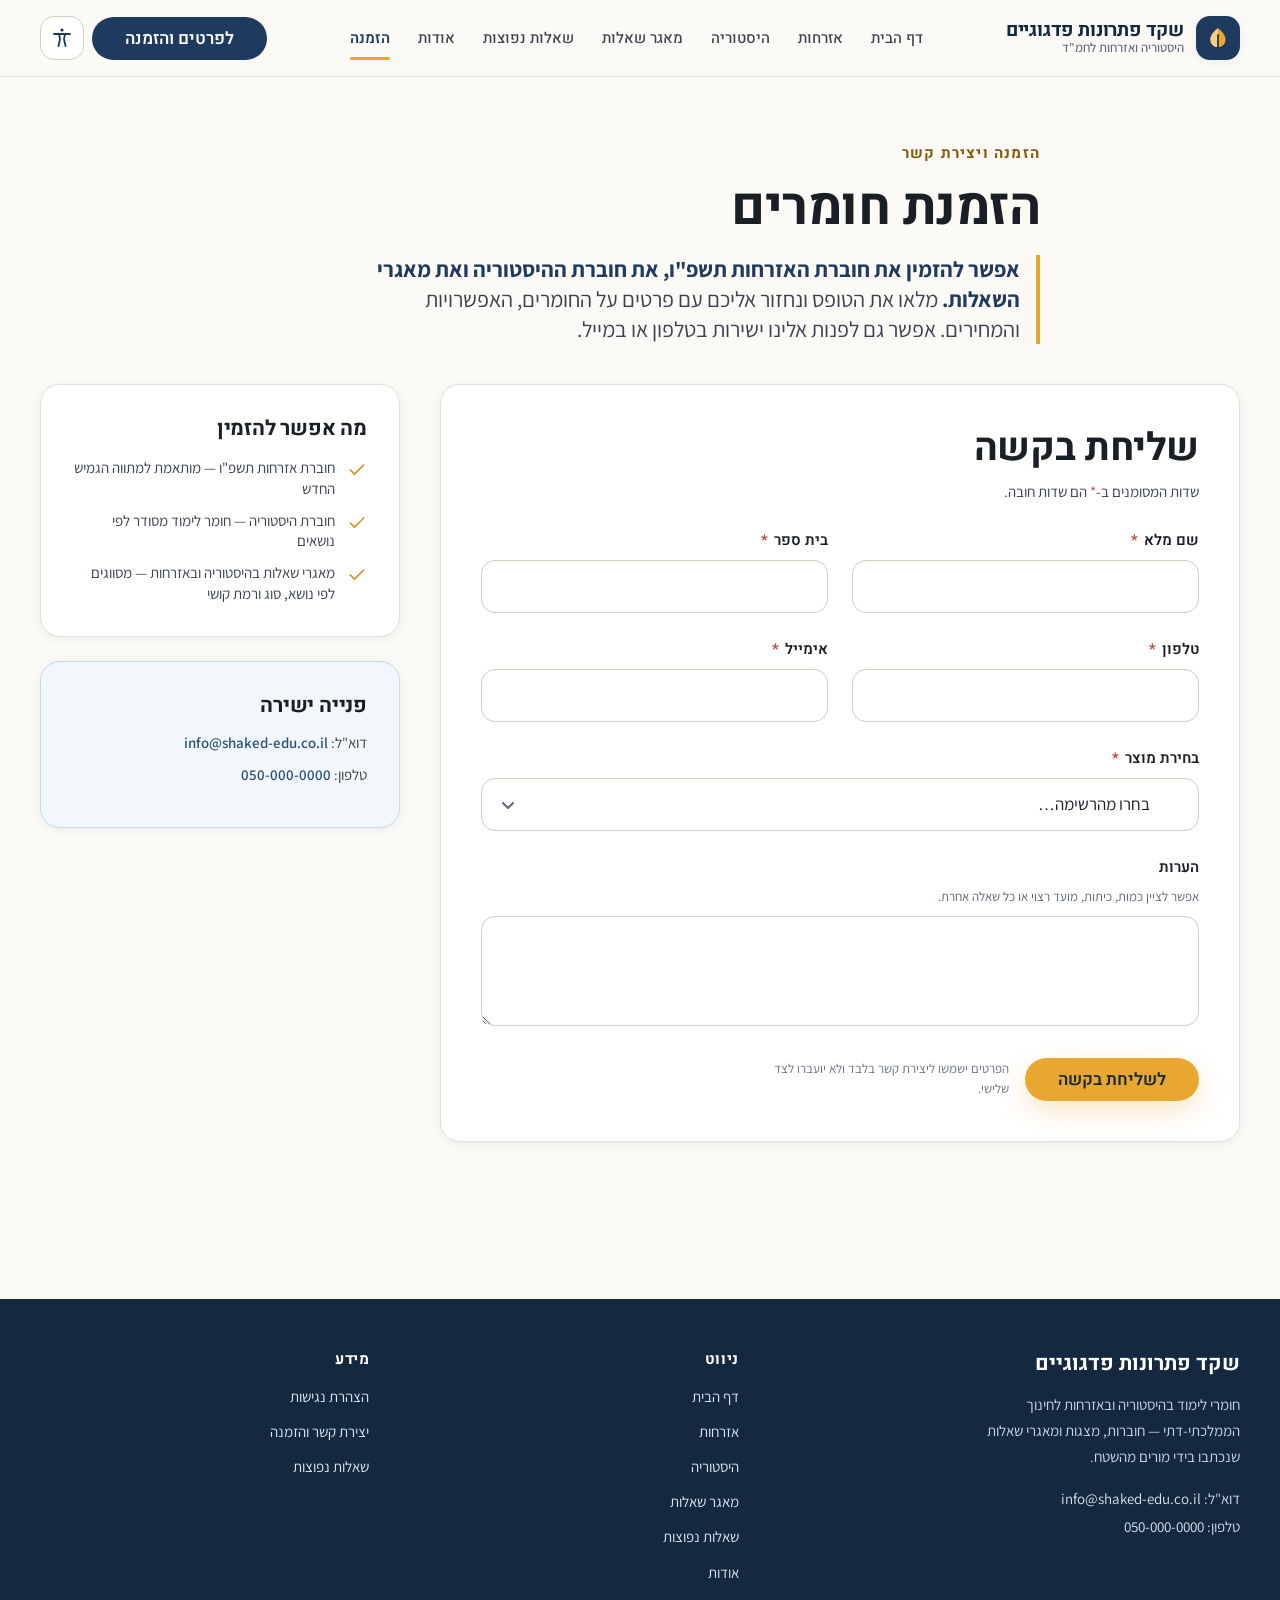
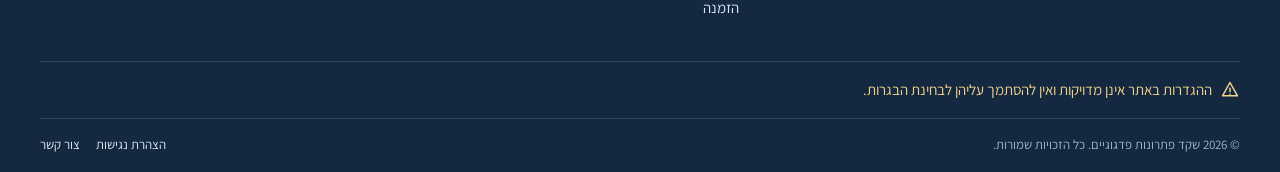
<file: order.html>
<!DOCTYPE html>
<html lang="he" dir="rtl">
<head>
  <meta charset="UTF-8" />
  <meta name="viewport" content="width=device-width, initial-scale=1.0" />
  <meta name="theme-color" content="#1e3a5f" />
  <meta name="robots" content="index, follow" />
  <meta name="format-detection" content="telephone=no" />
  <title>הזמנה ויצירת קשר — שקד פתרונות פדגוגיים</title>
  <meta name="description" content="הזמנת חוברות ומאגרי שאלות בהיסטוריה ובאזרחות לחמ&quot;ד — שליחת בקשה ויצירת קשר." />
  <!-- social meta -->
  <link rel="canonical" href="https://www.shaked-edu.co.il/order" />
  <meta property="og:type" content="article" />
  <meta property="og:site_name" content="שקד פתרונות פדגוגיים" />
  <meta property="og:locale" content="he_IL" />
  <meta property="og:title" content="הזמנה ויצירת קשר — שקד פתרונות פדגוגיים" />
  <meta property="og:description" content="הזמנת חוברות ומאגרי שאלות בהיסטוריה ובאזרחות לחמ&quot;ד — שליחת בקשה ויצירת קשר." />
  <meta property="og:url" content="https://www.shaked-edu.co.il/order" />
  <meta property="og:image" content="https://www.shaked-edu.co.il/assets/og-cover.png" />
  <meta name="twitter:card" content="summary_large_image" />
  <meta name="twitter:title" content="הזמנה ויצירת קשר — שקד פתרונות פדגוגיים" />
  <meta name="twitter:description" content="הזמנת חוברות ומאגרי שאלות בהיסטוריה ובאזרחות לחמ&quot;ד — שליחת בקשה ויצירת קשר." />
  <meta name="twitter:image" content="https://www.shaked-edu.co.il/assets/og-cover.png" />

  <link rel="preconnect" href="https://fonts.googleapis.com" />
  <link rel="preconnect" href="https://fonts.gstatic.com" crossorigin />
  <link href="https://fonts.googleapis.com/css2?family=Assistant:wght@400;500;600;700&family=Heebo:wght@500;600;700;800&display=swap" rel="stylesheet" />

  <link rel="stylesheet" href="styles/tokens.css" />
  <link rel="stylesheet" href="styles/base.css" />
  <link rel="stylesheet" href="styles/layout.css" />
  <link rel="stylesheet" href="styles/subject.css" />
  <link rel="stylesheet" href="styles/forms.css" />
  <!-- JSON-LD -->
  <script type="application/ld+json">
{
  "@context": "https://schema.org",
  "@graph": [
    {
      "@type": "EducationalOrganization",
      "@id": "https://www.shaked-edu.co.il/#org",
      "name": "שקד פתרונות פדגוגיים",
      "url": "https://www.shaked-edu.co.il/",
      "logo": "https://www.shaked-edu.co.il/assets/logo.png",
      "image": "https://www.shaked-edu.co.il/assets/logo.png",
      "email": "info@shaked-edu.co.il",
      "description": "חומרי לימוד בהיסטוריה ובאזרחות לחינוך הממלכתי-דתי — חוברות, מצגות ומאגרי שאלות.",
      "inLanguage": "he-IL"
    },
    {
      "@type": "WebSite",
      "@id": "https://www.shaked-edu.co.il/#website",
      "name": "שקד פתרונות פדגוגיים",
      "url": "https://www.shaked-edu.co.il/",
      "description": "חומרי לימוד בהיסטוריה ובאזרחות לחמ\"ד — חוברות, מצגות ומאגרי שאלות.",
      "inLanguage": "he-IL",
      "publisher": {
        "@id": "https://www.shaked-edu.co.il/#org"
      }
    },
    {
      "@type": "BreadcrumbList",
      "itemListElement": [
        {
          "@type": "ListItem",
          "position": 1,
          "name": "דף הבית",
          "item": "https://www.shaked-edu.co.il/"
        },
        {
          "@type": "ListItem",
          "position": 2,
          "name": "הזמנה",
          "item": "https://www.shaked-edu.co.il/order"
        }
      ]
    }
  ]
}
  </script>
</head>
<body data-page="order">
  <a href="#main" class="skip-link">דלג לתוכן הראשי</a>

  <main id="main">

    <!-- ============ BLUF ============ -->
    <section class="subject-head" data-screen-label="הזמנה — כותרת" aria-labelledby="page-title">
      <div class="container container--wide subject-head__inner">
        <span class="eyebrow">הזמנה ויצירת קשר</span>
        <h1 id="page-title">הזמנת חומרים</h1>
        <p class="subject-bluf">
          <strong>אפשר להזמין את חוברת האזרחות תשפ"ו, את חוברת ההיסטוריה ואת מאגרי השאלות.</strong>
          מלאו את הטופס ונחזור אליכם עם פרטים על החומרים, האפשרויות והמחירים. אפשר גם לפנות אלינו ישירות בטלפון או במייל.
        </p>
      </div>
    </section>

    <!-- ============ טופס + סיכום ============ -->
    <section class="section" style="padding-top: var(--sp-2);" aria-labelledby="form-title">
      <div class="container container--wide">
        <div class="order-layout">

          <!-- טופס -->
          <div class="card form-card">
            <h2 id="form-title" style="margin-bottom: var(--sp-2);">שליחת בקשה</h2>
            <p class="muted" style="margin-bottom: var(--sp-5); font-size: var(--fs-sm);">שדות המסומנים ב-<span style="color:var(--danger)">*</span> הם שדות חובה.</p>

            <!-- סיכום שגיאות -->
            <div class="form-errsummary" id="form-errsummary" role="alert" aria-labelledby="errsummary-title">
              <svg viewBox="0 0 24 24" fill="none" stroke="currentColor" stroke-width="1.9" stroke-linecap="round" stroke-linejoin="round" aria-hidden="true"><circle cx="12" cy="12" r="9"/><path d="M12 8v5M12 16h.01"/></svg>
              <div>
                <strong id="errsummary-title">יש לתקן את השדות הבאים:</strong>
                <ul id="form-errsummary-list" style="margin: var(--sp-2) 0 0; padding-inline-start: 1.2em;"></ul>
              </div>
            </div>

            <form id="order-form" novalidate>
              <div class="form-grid">

                <div class="form-field">
                  <label class="form-label" for="name">שם מלא <span class="req" aria-hidden="true">*</span></label>
                  <input class="input" type="text" id="name" name="name" autocomplete="name"
                         data-label="שם מלא" aria-required="true" aria-invalid="false" aria-describedby="err-name" />
                  <span class="field-error" id="err-name">
                    <svg viewBox="0 0 24 24" fill="none" stroke="currentColor" stroke-width="2" stroke-linecap="round" stroke-linejoin="round" aria-hidden="true"><circle cx="12" cy="12" r="9"/><path d="M12 8v5M12 16h.01"/></svg>
                    <span class="msg"></span>
                  </span>
                </div>

                <div class="form-field">
                  <label class="form-label" for="school">בית ספר <span class="req" aria-hidden="true">*</span></label>
                  <input class="input" type="text" id="school" name="school" autocomplete="organization"
                         data-label="בית ספר" aria-required="true" aria-invalid="false" aria-describedby="err-school" />
                  <span class="field-error" id="err-school">
                    <svg viewBox="0 0 24 24" fill="none" stroke="currentColor" stroke-width="2" stroke-linecap="round" stroke-linejoin="round" aria-hidden="true"><circle cx="12" cy="12" r="9"/><path d="M12 8v5M12 16h.01"/></svg>
                    <span class="msg"></span>
                  </span>
                </div>

                <div class="form-field">
                  <label class="form-label" for="phone">טלפון <span class="req" aria-hidden="true">*</span></label>
                  <input class="input" type="tel" id="phone" name="phone" autocomplete="tel" inputmode="tel"
                         data-label="טלפון" aria-required="true" aria-invalid="false" aria-describedby="err-phone" />
                  <span class="field-error" id="err-phone">
                    <svg viewBox="0 0 24 24" fill="none" stroke="currentColor" stroke-width="2" stroke-linecap="round" stroke-linejoin="round" aria-hidden="true"><circle cx="12" cy="12" r="9"/><path d="M12 8v5M12 16h.01"/></svg>
                    <span class="msg"></span>
                  </span>
                </div>

                <div class="form-field">
                  <label class="form-label" for="email">אימייל <span class="req" aria-hidden="true">*</span></label>
                  <input class="input" type="email" id="email" name="email" autocomplete="email" inputmode="email"
                         data-label="אימייל" aria-required="true" aria-invalid="false" aria-describedby="err-email" />
                  <span class="field-error" id="err-email">
                    <svg viewBox="0 0 24 24" fill="none" stroke="currentColor" stroke-width="2" stroke-linecap="round" stroke-linejoin="round" aria-hidden="true"><circle cx="12" cy="12" r="9"/><path d="M12 8v5M12 16h.01"/></svg>
                    <span class="msg"></span>
                  </span>
                </div>

                <div class="form-field form-field--full">
                  <label class="form-label" for="product">בחירת מוצר <span class="req" aria-hidden="true">*</span></label>
                  <select class="select" id="product" name="product" data-label="בחירת מוצר"
                          aria-required="true" aria-invalid="false" aria-describedby="err-product">
                    <option value="">בחרו מהרשימה…</option>
                    <option value="ezrahut-booklet">חוברת אזרחות תשפ"ו</option>
                    <option value="history-booklet">חוברת היסטוריה</option>
                    <option value="questions-ezrahut">מאגר שאלות באזרחות</option>
                    <option value="questions-history">מאגר שאלות בהיסטוריה</option>
                    <option value="bundle">מספר פריטים / מארז</option>
                    <option value="other">אחר — אפרט בהערות</option>
                  </select>
                  <span class="field-error" id="err-product">
                    <svg viewBox="0 0 24 24" fill="none" stroke="currentColor" stroke-width="2" stroke-linecap="round" stroke-linejoin="round" aria-hidden="true"><circle cx="12" cy="12" r="9"/><path d="M12 8v5M12 16h.01"/></svg>
                    <span class="msg"></span>
                  </span>
                </div>

                <div class="form-field form-field--full">
                  <label class="form-label" for="notes">הערות</label>
                  <span class="form-hint" id="notes-hint">אפשר לציין כמות, כיתות, מועד רצוי או כל שאלה אחרת.</span>
                  <textarea class="textarea" id="notes" name="notes" aria-describedby="notes-hint"></textarea>
                </div>

                <div class="form-actions">
                  <button type="submit" class="btn btn--primary">לשליחת בקשה</button>
                  <span class="privacy-note">הפרטים ישמשו ליצירת קשר בלבד ולא יועברו לצד שלישי.</span>
                </div>

              </div>
            </form>

            <!-- הצלחה -->
            <div class="form-success" id="form-success" role="status">
              <span class="form-success__icon" aria-hidden="true">
                <svg viewBox="0 0 24 24" fill="none" stroke="currentColor" stroke-width="2.2" stroke-linecap="round" stroke-linejoin="round"><path d="M20 6L9 17l-5-5"/></svg>
              </span>
              <h2>הבקשה נשלחה</h2>
              <p>תודה! קיבלנו את הפרטים ונחזור אליכם בהקדם. אם זה דחוף, אפשר גם להתקשר אלינו ישירות.</p>
            </div>
          </div>

          <!-- סיכום צד -->
          <aside class="order-aside">
            <div class="card order-summary">
              <h2>מה אפשר להזמין</h2>
              <ul>
                <li>
                  <svg viewBox="0 0 24 24" fill="none" stroke="currentColor" stroke-width="2" stroke-linecap="round" stroke-linejoin="round" aria-hidden="true"><path d="M20 6L9 17l-5-5"/></svg>
                  חוברת אזרחות תשפ"ו — מותאמת למתווה הגמיש החדש
                </li>
                <li>
                  <svg viewBox="0 0 24 24" fill="none" stroke="currentColor" stroke-width="2" stroke-linecap="round" stroke-linejoin="round" aria-hidden="true"><path d="M20 6L9 17l-5-5"/></svg>
                  חוברת היסטוריה — חומר לימוד מסודר לפי נושאים
                </li>
                <li>
                  <svg viewBox="0 0 24 24" fill="none" stroke="currentColor" stroke-width="2" stroke-linecap="round" stroke-linejoin="round" aria-hidden="true"><path d="M20 6L9 17l-5-5"/></svg>
                  מאגרי שאלות בהיסטוריה ובאזרחות — מסווגים לפי נושא, סוג ורמת קושי
                </li>
              </ul>
            </div>

            <div class="card order-contact">
              <h2>פנייה ישירה</h2>
              <p>דוא"ל: <a href="mailto:info@shaked-edu.co.il">info@shaked-edu.co.il</a></p>
              <p>טלפון: <a href="tel:+972500000000">050-000-0000</a></p>
            </div>
          </aside>

        </div>
      </div>
    </section>

  </main>

  <script src="js/site.js" defer></script>
  <script src="js/order.js" defer></script>
</body>
</html>
</file>
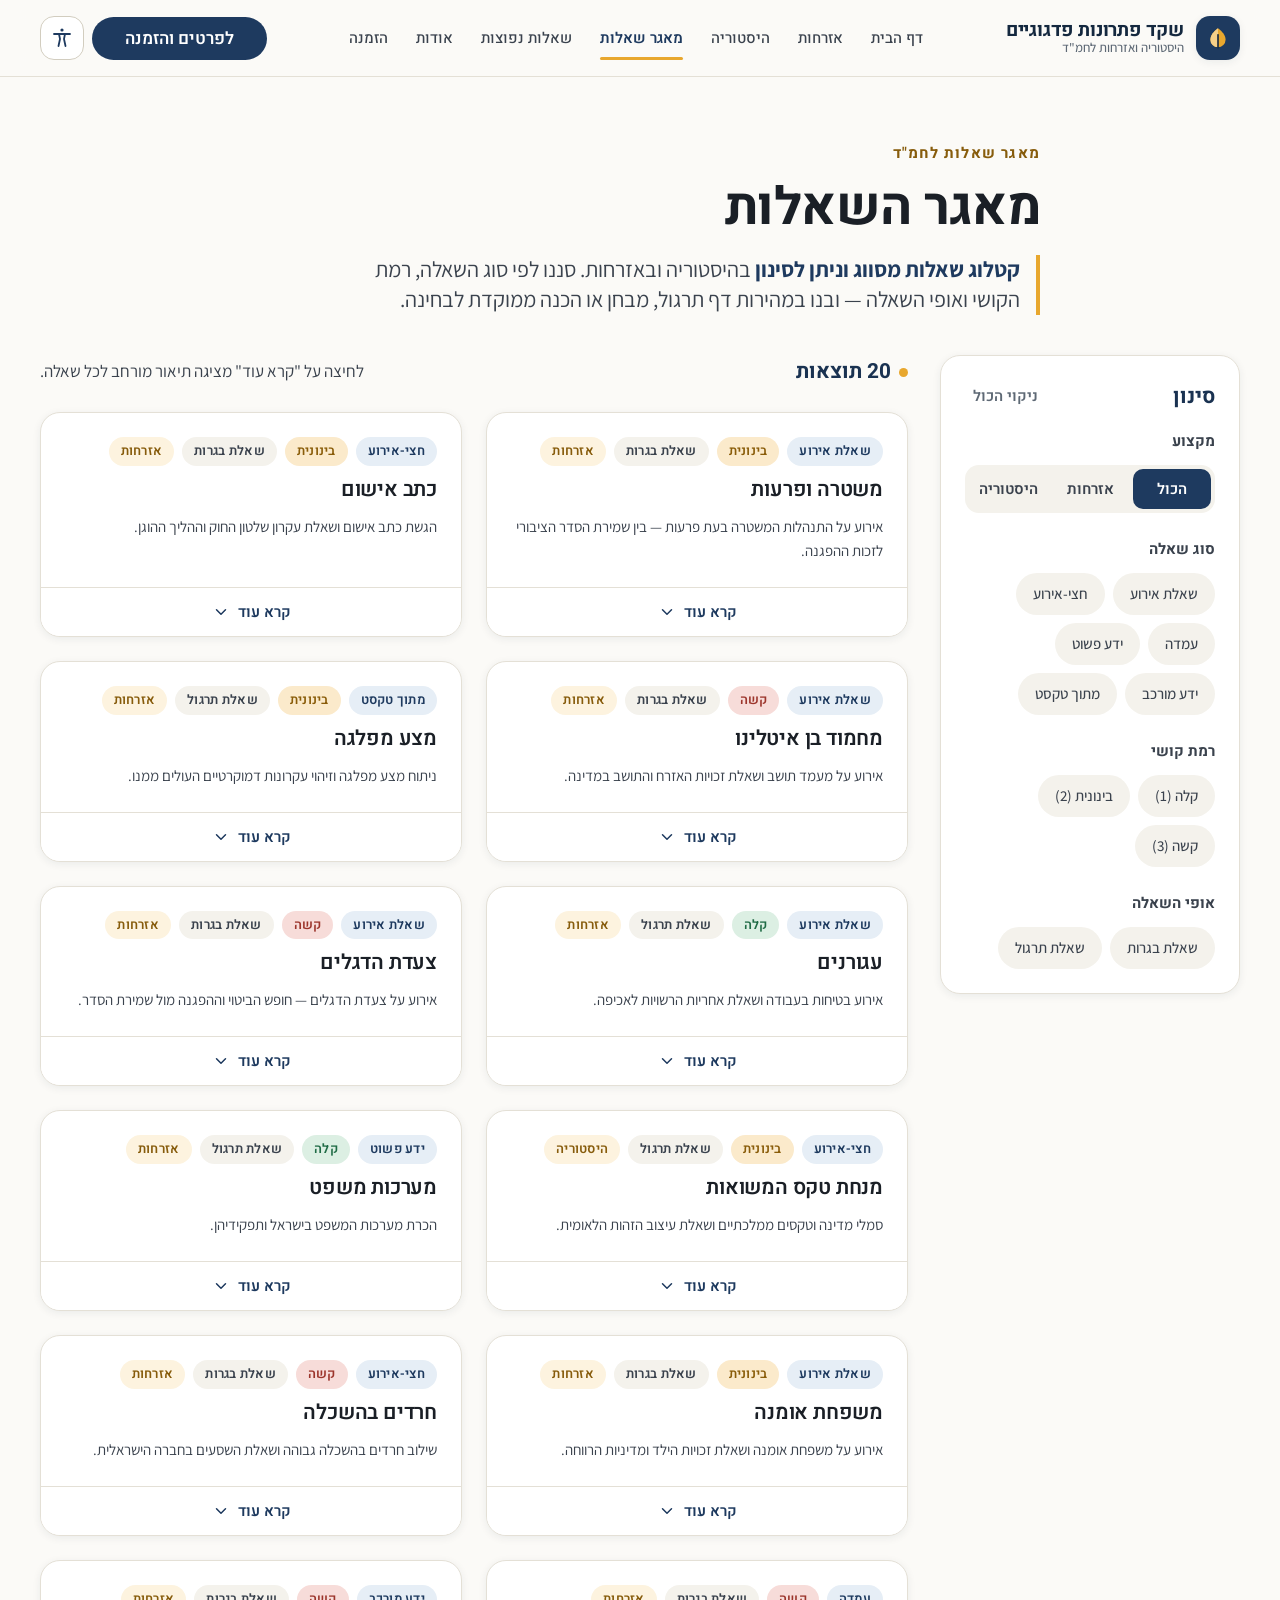
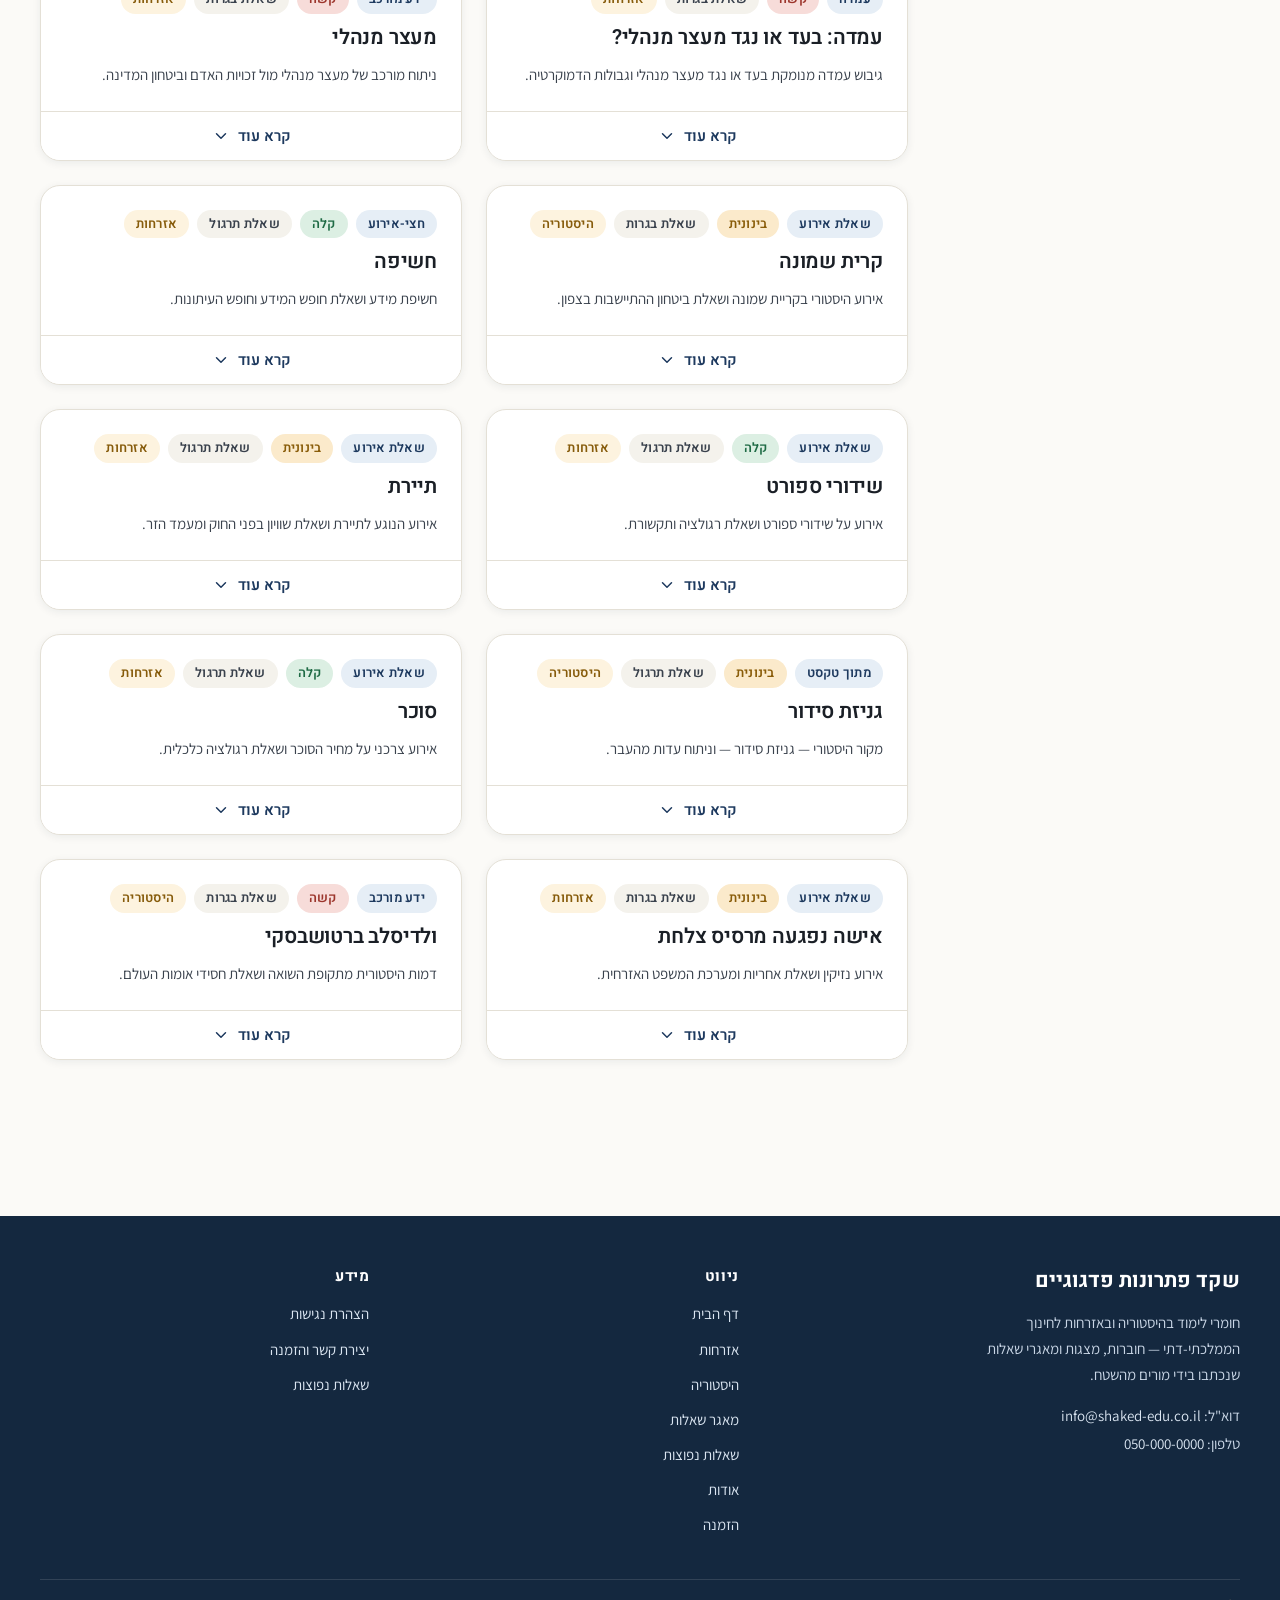
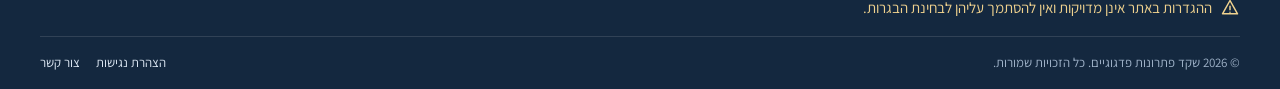
<file: questions.html>
<!DOCTYPE html>
<html lang="he" dir="rtl">
<head>
  <meta charset="UTF-8" />
  <meta name="viewport" content="width=device-width, initial-scale=1.0" />
  <meta name="theme-color" content="#1e3a5f" />
  <meta name="robots" content="index, follow" />
  <meta name="format-detection" content="telephone=no" />
  <title>מאגר שאלות — שקד פתרונות פדגוגיים</title>
  <meta name="description" content="מאגר שאלות אינטראקטיבי בהיסטוריה ובאזרחות לחמ&quot;ד — סינון לפי סוג שאלה, רמת קושי ואופי השאלה." />
  <!-- social meta -->
  <link rel="canonical" href="https://www.shaked-edu.co.il/questions" />
  <meta property="og:type" content="article" />
  <meta property="og:site_name" content="שקד פתרונות פדגוגיים" />
  <meta property="og:locale" content="he_IL" />
  <meta property="og:title" content="מאגר שאלות — שקד פתרונות פדגוגיים" />
  <meta property="og:description" content="מאגר שאלות אינטראקטיבי בהיסטוריה ובאזרחות לחמ&quot;ד — סינון לפי סוג שאלה, רמת קושי ואופי השאלה." />
  <meta property="og:url" content="https://www.shaked-edu.co.il/questions" />
  <meta property="og:image" content="https://www.shaked-edu.co.il/assets/og-cover.png" />
  <meta name="twitter:card" content="summary_large_image" />
  <meta name="twitter:title" content="מאגר שאלות — שקד פתרונות פדגוגיים" />
  <meta name="twitter:description" content="מאגר שאלות אינטראקטיבי בהיסטוריה ובאזרחות לחמ&quot;ד — סינון לפי סוג שאלה, רמת קושי ואופי השאלה." />
  <meta name="twitter:image" content="https://www.shaked-edu.co.il/assets/og-cover.png" />

  <link rel="preconnect" href="https://fonts.googleapis.com" />
  <link rel="preconnect" href="https://fonts.gstatic.com" crossorigin />
  <link href="https://fonts.googleapis.com/css2?family=Assistant:wght@400;500;600;700&family=Heebo:wght@500;600;700;800&display=swap" rel="stylesheet" />

  <link rel="stylesheet" href="styles/tokens.css" />
  <link rel="stylesheet" href="styles/base.css" />
  <link rel="stylesheet" href="styles/layout.css" />
  <link rel="stylesheet" href="styles/subject.css" />
  <link rel="stylesheet" href="styles/questions.css" />
  <!-- JSON-LD -->
  <script type="application/ld+json">
{
  "@context": "https://schema.org",
  "@graph": [
    {
      "@type": "EducationalOrganization",
      "@id": "https://www.shaked-edu.co.il/#org",
      "name": "שקד פתרונות פדגוגיים",
      "url": "https://www.shaked-edu.co.il/",
      "logo": "https://www.shaked-edu.co.il/assets/logo.png",
      "image": "https://www.shaked-edu.co.il/assets/logo.png",
      "email": "info@shaked-edu.co.il",
      "description": "חומרי לימוד בהיסטוריה ובאזרחות לחינוך הממלכתי-דתי — חוברות, מצגות ומאגרי שאלות.",
      "inLanguage": "he-IL"
    },
    {
      "@type": "WebSite",
      "@id": "https://www.shaked-edu.co.il/#website",
      "name": "שקד פתרונות פדגוגיים",
      "url": "https://www.shaked-edu.co.il/",
      "description": "חומרי לימוד בהיסטוריה ובאזרחות לחמ\"ד — חוברות, מצגות ומאגרי שאלות.",
      "inLanguage": "he-IL",
      "publisher": {
        "@id": "https://www.shaked-edu.co.il/#org"
      }
    },
    {
      "@type": "BreadcrumbList",
      "itemListElement": [
        {
          "@type": "ListItem",
          "position": 1,
          "name": "דף הבית",
          "item": "https://www.shaked-edu.co.il/"
        },
        {
          "@type": "ListItem",
          "position": 2,
          "name": "מאגר שאלות",
          "item": "https://www.shaked-edu.co.il/questions"
        }
      ]
    },
    {
      "@type": "QAPage",
      "mainEntity": {
        "@type": "Question",
        "name": "כיצד מסננים שאלות במאגר השאלות בהיסטוריה ובאזרחות?",
        "text": "כיצד ניתן לסנן את השאלות במאגר לפי סוג, רמת קושי ואופי השאלה?",
        "answerCount": 1,
        "inLanguage": "he-IL",
        "author": {
          "@type": "Organization",
          "name": "שקד פתרונות פדגוגיים"
        },
        "acceptedAnswer": {
          "@type": "Answer",
          "text": "ניתן לסנן את השאלות לפי סוג השאלה (אירוע, חצי-אירוע, עמדה, ידע פשוט, ידע מורכב, מתוך טקסט), לפי רמת קושי (1–3) ולפי אופי השאלה (בגרות או תרגול), וכן להחליף בין מקצוע האזרחות למקצוע ההיסטוריה. מספר התוצאות מתעדכן בזמן אמת.",
          "url": "https://www.shaked-edu.co.il/questions",
          "author": {
            "@type": "Organization",
            "name": "שקד פתרונות פדגוגיים"
          }
        }
      }
    },
    {
      "@type": "CreativeWork",
      "name": "מאגר שאלות באזרחות",
      "description": "מאגר שאלות באזרחות לחמ\"ד, מסווג לפי סוג שאלה, רמת קושי ואופי השאלה.",
      "inLanguage": "he-IL",
      "url": "https://www.shaked-edu.co.il/questions",
      "learningResourceType": "מאגר שאלות",
      "creator": {
        "@id": "https://www.shaked-edu.co.il/#org"
      },
      "publisher": {
        "@id": "https://www.shaked-edu.co.il/#org"
      }
    },
    {
      "@type": "CreativeWork",
      "name": "מאגר שאלות בהיסטוריה",
      "description": "מאגר השאלות הגדול בהיסטוריה לחמ\"ד, מסווג לפי סוג שאלה, רמת קושי ואופי השאלה.",
      "inLanguage": "he-IL",
      "url": "https://www.shaked-edu.co.il/questions",
      "learningResourceType": "מאגר שאלות",
      "creator": {
        "@id": "https://www.shaked-edu.co.il/#org"
      },
      "publisher": {
        "@id": "https://www.shaked-edu.co.il/#org"
      }
    }
  ]
}
  </script>
</head>
<body data-page="questions">
  <a href="#main" class="skip-link">דלג לתוכן הראשי</a>

  <main id="main">

    <!-- ============ BLUF ============ -->
    <section class="subject-head" data-screen-label="מאגר שאלות — כותרת" aria-labelledby="page-title">
      <div class="container container--wide subject-head__inner">
        <span class="eyebrow">מאגר שאלות לחמ"ד</span>
        <h1 id="page-title">מאגר השאלות</h1>
        <p class="subject-bluf">
          <strong>קטלוג שאלות מסווג וניתן לסינון</strong> בהיסטוריה ובאזרחות. סננו לפי סוג השאלה,
          רמת הקושי ואופי השאלה — ובנו במהירות דף תרגול, מבחן או הכנה ממוקדת לבחינה.
        </p>
      </div>
    </section>

    <!-- ============ קטלוג ============ -->
    <section class="section" style="padding-top: var(--sp-2);" aria-labelledby="catalog-title">
      <div class="container container--wide">
        <h2 id="catalog-title" class="visually-hidden">קטלוג השאלות עם סינון</h2>

        <div class="q-layout">

          <!-- סרגל מסננים -->
          <aside class="q-filters" aria-label="סינון שאלות">
            <div class="q-filters__head">
              <span class="q-filters__title">סינון</span>
              <button type="button" class="q-clear" id="q-clear">ניקוי הכול</button>
            </div>

            <div class="q-group">
              <span class="q-group__label" id="lbl-subject">מקצוע</span>
              <div class="q-seg" role="group" aria-labelledby="lbl-subject">
                <button type="button" data-subject="all" aria-pressed="true">הכול</button>
                <button type="button" data-subject="ezrahut" aria-pressed="false">אזרחות</button>
                <button type="button" data-subject="history" aria-pressed="false">היסטוריה</button>
              </div>
            </div>

            <div class="q-group">
              <span class="q-group__label" id="lbl-type">סוג שאלה</span>
              <div class="q-chips" id="filter-type" role="group" aria-labelledby="lbl-type"></div>
            </div>

            <div class="q-group">
              <span class="q-group__label" id="lbl-level">רמת קושי</span>
              <div class="q-chips" id="filter-level" role="group" aria-labelledby="lbl-level"></div>
            </div>

            <div class="q-group">
              <span class="q-group__label" id="lbl-character">אופי השאלה</span>
              <div class="q-chips" id="filter-character" role="group" aria-labelledby="lbl-character"></div>
            </div>
          </aside>

          <!-- תוצאות -->
          <div class="q-results">
            <div class="q-results__bar">
              <span class="q-count" id="q-count" role="status" aria-live="polite" aria-atomic="true">—</span>
              <span class="text-sm muted">לחיצה על "קרא עוד" מציגה תיאור מורחב לכל שאלה.</span>
            </div>

            <div class="q-grid" id="q-grid" aria-label="רשימת שאלות">
          <article class="q-card" data-subject="ezrahut" data-type="event" data-level="2" data-character="bagrut" data-screen-label="שאלה — משטרה ופרעות">
            <div class="q-card__body">
              <div class="q-card__tags">
                <span class="tag">שאלת אירוע</span>
                <span class="tag tag--lvl2">בינונית</span>
                <span class="tag tag--soft">שאלת בגרות</span>
                <span class="tag tag--subject">אזרחות</span>
              </div>
              <h3>משטרה ופרעות</h3>
              <p class="q-card__summary">אירוע על התנהלות המשטרה בעת פרעות — בין שמירת הסדר הציבורי לזכות ההפגנה.</p>
              <p class="q-card__detail" id="det-police-riots" hidden>השאלה בוחנת את סמכויות אכיפת החוק של המשטרה אל מול חופש המחאה וההפגנה, וכיצד מאזנת הדמוקרטיה בין השניים.</p>
            </div>
            <button type="button" class="q-card__more" aria-expanded="false" aria-controls="det-police-riots">
              <span class="more-label">קרא עוד</span>
              <svg viewBox="0 0 24 24" fill="none" stroke="currentColor" stroke-width="2" stroke-linecap="round" stroke-linejoin="round" aria-hidden="true"><path d="M6 9l6 6 6-6"/></svg>
            </button>
          </article>
          <article class="q-card" data-subject="ezrahut" data-type="half" data-level="2" data-character="bagrut" data-screen-label="שאלה — כתב אישום">
            <div class="q-card__body">
              <div class="q-card__tags">
                <span class="tag">חצי-אירוע</span>
                <span class="tag tag--lvl2">בינונית</span>
                <span class="tag tag--soft">שאלת בגרות</span>
                <span class="tag tag--subject">אזרחות</span>
              </div>
              <h3>כתב אישום</h3>
              <p class="q-card__summary">הגשת כתב אישום ושאלת עקרון שלטון החוק וההליך ההוגן.</p>
              <p class="q-card__detail" id="det-indictment" hidden>האירוע מציג הגשת כתב אישום ובוחן את עקרונות שלטון החוק, חזקת החפות וזכותו של נאשם להליך הוגן.</p>
            </div>
            <button type="button" class="q-card__more" aria-expanded="false" aria-controls="det-indictment">
              <span class="more-label">קרא עוד</span>
              <svg viewBox="0 0 24 24" fill="none" stroke="currentColor" stroke-width="2" stroke-linecap="round" stroke-linejoin="round" aria-hidden="true"><path d="M6 9l6 6 6-6"/></svg>
            </button>
          </article>
          <article class="q-card" data-subject="ezrahut" data-type="event" data-level="3" data-character="bagrut" data-screen-label="שאלה — מחמוד בן איטלינו">
            <div class="q-card__body">
              <div class="q-card__tags">
                <span class="tag">שאלת אירוע</span>
                <span class="tag tag--lvl3">קשה</span>
                <span class="tag tag--soft">שאלת בגרות</span>
                <span class="tag tag--subject">אזרחות</span>
              </div>
              <h3>מחמוד בן איטלינו</h3>
              <p class="q-card__summary">אירוע על מעמד תושב ושאלת זכויות האזרח והתושב במדינה.</p>
              <p class="q-card__detail" id="det-mahmoud" hidden>השאלה עוסקת בהבחנה בין מעמד אזרח למעמד תושב, ובזכויות ובחובות הנגזרות מכל מעמד.</p>
            </div>
            <button type="button" class="q-card__more" aria-expanded="false" aria-controls="det-mahmoud">
              <span class="more-label">קרא עוד</span>
              <svg viewBox="0 0 24 24" fill="none" stroke="currentColor" stroke-width="2" stroke-linecap="round" stroke-linejoin="round" aria-hidden="true"><path d="M6 9l6 6 6-6"/></svg>
            </button>
          </article>
          <article class="q-card" data-subject="ezrahut" data-type="text" data-level="2" data-character="practice" data-screen-label="שאלה — מצע מפלגה">
            <div class="q-card__body">
              <div class="q-card__tags">
                <span class="tag">מתוך טקסט</span>
                <span class="tag tag--lvl2">בינונית</span>
                <span class="tag tag--soft">שאלת תרגול</span>
                <span class="tag tag--subject">אזרחות</span>
              </div>
              <h3>מצע מפלגה</h3>
              <p class="q-card__summary">ניתוח מצע מפלגה וזיהוי עקרונות דמוקרטיים העולים ממנו.</p>
              <p class="q-card__detail" id="det-party-platform" hidden>על בסיס קטע מתוך מצע מפלגה, יש לזהות עקרונות דמוקרטיים, ערכים ותפיסות עולם פוליטיות.</p>
            </div>
            <button type="button" class="q-card__more" aria-expanded="false" aria-controls="det-party-platform">
              <span class="more-label">קרא עוד</span>
              <svg viewBox="0 0 24 24" fill="none" stroke="currentColor" stroke-width="2" stroke-linecap="round" stroke-linejoin="round" aria-hidden="true"><path d="M6 9l6 6 6-6"/></svg>
            </button>
          </article>
          <article class="q-card" data-subject="ezrahut" data-type="event" data-level="1" data-character="practice" data-screen-label="שאלה — עגורנים">
            <div class="q-card__body">
              <div class="q-card__tags">
                <span class="tag">שאלת אירוע</span>
                <span class="tag tag--lvl1">קלה</span>
                <span class="tag tag--soft">שאלת תרגול</span>
                <span class="tag tag--subject">אזרחות</span>
              </div>
              <h3>עגורנים</h3>
              <p class="q-card__summary">אירוע בטיחות בעבודה ושאלת אחריות הרשויות לאכיפה.</p>
              <p class="q-card__detail" id="det-cranes" hidden>האירוע מציג כשל בטיחותי באתר בנייה ובוחן את אחריות הרשות המבצעת לפיקוח ולאכיפת תקנות.</p>
            </div>
            <button type="button" class="q-card__more" aria-expanded="false" aria-controls="det-cranes">
              <span class="more-label">קרא עוד</span>
              <svg viewBox="0 0 24 24" fill="none" stroke="currentColor" stroke-width="2" stroke-linecap="round" stroke-linejoin="round" aria-hidden="true"><path d="M6 9l6 6 6-6"/></svg>
            </button>
          </article>
          <article class="q-card" data-subject="ezrahut" data-type="event" data-level="3" data-character="bagrut" data-screen-label="שאלה — צעדת הדגלים">
            <div class="q-card__body">
              <div class="q-card__tags">
                <span class="tag">שאלת אירוע</span>
                <span class="tag tag--lvl3">קשה</span>
                <span class="tag tag--soft">שאלת בגרות</span>
                <span class="tag tag--subject">אזרחות</span>
              </div>
              <h3>צעדת הדגלים</h3>
              <p class="q-card__summary">אירוע על צעדת הדגלים — חופש הביטוי וההפגנה מול שמירת הסדר.</p>
              <p class="q-card__detail" id="det-flag-march" hidden>השאלה בוחנת את האיזון בין חופש הביטוי וההפגנה לבין שמירה על הסדר הציבורי ועל רגשות הציבור.</p>
            </div>
            <button type="button" class="q-card__more" aria-expanded="false" aria-controls="det-flag-march">
              <span class="more-label">קרא עוד</span>
              <svg viewBox="0 0 24 24" fill="none" stroke="currentColor" stroke-width="2" stroke-linecap="round" stroke-linejoin="round" aria-hidden="true"><path d="M6 9l6 6 6-6"/></svg>
            </button>
          </article>
          <article class="q-card" data-subject="history" data-type="half" data-level="2" data-character="practice" data-screen-label="שאלה — מנחת טקס המשואות">
            <div class="q-card__body">
              <div class="q-card__tags">
                <span class="tag">חצי-אירוע</span>
                <span class="tag tag--lvl2">בינונית</span>
                <span class="tag tag--soft">שאלת תרגול</span>
                <span class="tag tag--subject">היסטוריה</span>
              </div>
              <h3>מנחת טקס המשואות</h3>
              <p class="q-card__summary">סמלי מדינה וטקסים ממלכתיים ושאלת עיצוב הזהות הלאומית.</p>
              <p class="q-card__detail" id="det-torch-ceremony" hidden>השאלה עוסקת בתפקידם של טקסים וסמלים ממלכתיים בעיצוב הזהות הלאומית והזיכרון הקולקטיבי.</p>
            </div>
            <button type="button" class="q-card__more" aria-expanded="false" aria-controls="det-torch-ceremony">
              <span class="more-label">קרא עוד</span>
              <svg viewBox="0 0 24 24" fill="none" stroke="currentColor" stroke-width="2" stroke-linecap="round" stroke-linejoin="round" aria-hidden="true"><path d="M6 9l6 6 6-6"/></svg>
            </button>
          </article>
          <article class="q-card" data-subject="ezrahut" data-type="simple" data-level="1" data-character="practice" data-screen-label="שאלה — מערכות משפט">
            <div class="q-card__body">
              <div class="q-card__tags">
                <span class="tag">ידע פשוט</span>
                <span class="tag tag--lvl1">קלה</span>
                <span class="tag tag--soft">שאלת תרגול</span>
                <span class="tag tag--subject">אזרחות</span>
              </div>
              <h3>מערכות משפט</h3>
              <p class="q-card__summary">הכרת מערכות המשפט בישראל ותפקידיהן.</p>
              <p class="q-card__detail" id="det-legal-systems" hidden>שאלת ידע על מבנה מערכת המשפט בישראל, סוגי בתי המשפט והיחס בין הערכאות.</p>
            </div>
            <button type="button" class="q-card__more" aria-expanded="false" aria-controls="det-legal-systems">
              <span class="more-label">קרא עוד</span>
              <svg viewBox="0 0 24 24" fill="none" stroke="currentColor" stroke-width="2" stroke-linecap="round" stroke-linejoin="round" aria-hidden="true"><path d="M6 9l6 6 6-6"/></svg>
            </button>
          </article>
          <article class="q-card" data-subject="ezrahut" data-type="event" data-level="2" data-character="bagrut" data-screen-label="שאלה — משפחת אומנה">
            <div class="q-card__body">
              <div class="q-card__tags">
                <span class="tag">שאלת אירוע</span>
                <span class="tag tag--lvl2">בינונית</span>
                <span class="tag tag--soft">שאלת בגרות</span>
                <span class="tag tag--subject">אזרחות</span>
              </div>
              <h3>משפחת אומנה</h3>
              <p class="q-card__summary">אירוע על משפחת אומנה ושאלת זכויות הילד ומדיניות הרווחה.</p>
              <p class="q-card__detail" id="det-foster-family" hidden>האירוע בוחן את זכויות הילד, את אחריות המדינה לרווחת קטינים ואת תפקיד שירותי הרווחה.</p>
            </div>
            <button type="button" class="q-card__more" aria-expanded="false" aria-controls="det-foster-family">
              <span class="more-label">קרא עוד</span>
              <svg viewBox="0 0 24 24" fill="none" stroke="currentColor" stroke-width="2" stroke-linecap="round" stroke-linejoin="round" aria-hidden="true"><path d="M6 9l6 6 6-6"/></svg>
            </button>
          </article>
          <article class="q-card" data-subject="ezrahut" data-type="half" data-level="3" data-character="bagrut" data-screen-label="שאלה — חרדים בהשכלה">
            <div class="q-card__body">
              <div class="q-card__tags">
                <span class="tag">חצי-אירוע</span>
                <span class="tag tag--lvl3">קשה</span>
                <span class="tag tag--soft">שאלת בגרות</span>
                <span class="tag tag--subject">אזרחות</span>
              </div>
              <h3>חרדים בהשכלה</h3>
              <p class="q-card__summary">שילוב חרדים בהשכלה גבוהה ושאלת השסעים בחברה הישראלית.</p>
              <p class="q-card__detail" id="det-haredi-education" hidden>השאלה עוסקת בשסע הדתי-חילוני ובאתגרי השילוב של החברה החרדית בהשכלה ובשוק התעסוקה.</p>
            </div>
            <button type="button" class="q-card__more" aria-expanded="false" aria-controls="det-haredi-education">
              <span class="more-label">קרא עוד</span>
              <svg viewBox="0 0 24 24" fill="none" stroke="currentColor" stroke-width="2" stroke-linecap="round" stroke-linejoin="round" aria-hidden="true"><path d="M6 9l6 6 6-6"/></svg>
            </button>
          </article>
          <article class="q-card" data-subject="ezrahut" data-type="position" data-level="3" data-character="bagrut" data-screen-label="שאלה — עמדה: בעד או נגד מעצר מנהלי?">
            <div class="q-card__body">
              <div class="q-card__tags">
                <span class="tag">עמדה</span>
                <span class="tag tag--lvl3">קשה</span>
                <span class="tag tag--soft">שאלת בגרות</span>
                <span class="tag tag--subject">אזרחות</span>
              </div>
              <h3>עמדה: בעד או נגד מעצר מנהלי?</h3>
              <p class="q-card__summary">גיבוש עמדה מנומקת בעד או נגד מעצר מנהלי וגבולות הדמוקרטיה.</p>
              <p class="q-card__detail" id="det-detention-position" hidden>על התלמיד לגבש ולנמק עמדה ביחס למעצר מנהלי, תוך התייחסות למתח בין ביטחון המדינה לזכויות האדם.</p>
            </div>
            <button type="button" class="q-card__more" aria-expanded="false" aria-controls="det-detention-position">
              <span class="more-label">קרא עוד</span>
              <svg viewBox="0 0 24 24" fill="none" stroke="currentColor" stroke-width="2" stroke-linecap="round" stroke-linejoin="round" aria-hidden="true"><path d="M6 9l6 6 6-6"/></svg>
            </button>
          </article>
          <article class="q-card" data-subject="ezrahut" data-type="complex" data-level="3" data-character="bagrut" data-screen-label="שאלה — מעצר מנהלי">
            <div class="q-card__body">
              <div class="q-card__tags">
                <span class="tag">ידע מורכב</span>
                <span class="tag tag--lvl3">קשה</span>
                <span class="tag tag--soft">שאלת בגרות</span>
                <span class="tag tag--subject">אזרחות</span>
              </div>
              <h3>מעצר מנהלי</h3>
              <p class="q-card__summary">ניתוח מורכב של מעצר מנהלי מול זכויות האדם וביטחון המדינה.</p>
              <p class="q-card__detail" id="det-administrative-detention" hidden>שאלת ידע מורכב הבוחנת את ההסדר המשפטי של מעצר מנהלי ואת גבולות הדמוקרטיה ההגנתית.</p>
            </div>
            <button type="button" class="q-card__more" aria-expanded="false" aria-controls="det-administrative-detention">
              <span class="more-label">קרא עוד</span>
              <svg viewBox="0 0 24 24" fill="none" stroke="currentColor" stroke-width="2" stroke-linecap="round" stroke-linejoin="round" aria-hidden="true"><path d="M6 9l6 6 6-6"/></svg>
            </button>
          </article>
          <article class="q-card" data-subject="history" data-type="event" data-level="2" data-character="bagrut" data-screen-label="שאלה — קרית שמונה">
            <div class="q-card__body">
              <div class="q-card__tags">
                <span class="tag">שאלת אירוע</span>
                <span class="tag tag--lvl2">בינונית</span>
                <span class="tag tag--soft">שאלת בגרות</span>
                <span class="tag tag--subject">היסטוריה</span>
              </div>
              <h3>קרית שמונה</h3>
              <p class="q-card__summary">אירוע היסטורי בקריית שמונה ושאלת ביטחון ההתיישבות בצפון.</p>
              <p class="q-card__detail" id="det-kiryat-shmona" hidden>השאלה עוסקת באירוע היסטורי בקריית שמונה ובהקשר הרחב של ביטחון יישובי הספר.</p>
            </div>
            <button type="button" class="q-card__more" aria-expanded="false" aria-controls="det-kiryat-shmona">
              <span class="more-label">קרא עוד</span>
              <svg viewBox="0 0 24 24" fill="none" stroke="currentColor" stroke-width="2" stroke-linecap="round" stroke-linejoin="round" aria-hidden="true"><path d="M6 9l6 6 6-6"/></svg>
            </button>
          </article>
          <article class="q-card" data-subject="ezrahut" data-type="half" data-level="1" data-character="practice" data-screen-label="שאלה — חשיפה">
            <div class="q-card__body">
              <div class="q-card__tags">
                <span class="tag">חצי-אירוע</span>
                <span class="tag tag--lvl1">קלה</span>
                <span class="tag tag--soft">שאלת תרגול</span>
                <span class="tag tag--subject">אזרחות</span>
              </div>
              <h3>חשיפה</h3>
              <p class="q-card__summary">חשיפת מידע ושאלת חופש המידע וחופש העיתונות.</p>
              <p class="q-card__detail" id="det-exposure" hidden>האירוע בוחן את הזכות לחופש המידע ואת תפקיד העיתונות החופשית בדמוקרטיה.</p>
            </div>
            <button type="button" class="q-card__more" aria-expanded="false" aria-controls="det-exposure">
              <span class="more-label">קרא עוד</span>
              <svg viewBox="0 0 24 24" fill="none" stroke="currentColor" stroke-width="2" stroke-linecap="round" stroke-linejoin="round" aria-hidden="true"><path d="M6 9l6 6 6-6"/></svg>
            </button>
          </article>
          <article class="q-card" data-subject="ezrahut" data-type="event" data-level="1" data-character="practice" data-screen-label="שאלה — שידורי ספורט">
            <div class="q-card__body">
              <div class="q-card__tags">
                <span class="tag">שאלת אירוע</span>
                <span class="tag tag--lvl1">קלה</span>
                <span class="tag tag--soft">שאלת תרגול</span>
                <span class="tag tag--subject">אזרחות</span>
              </div>
              <h3>שידורי ספורט</h3>
              <p class="q-card__summary">אירוע על שידורי ספורט ושאלת רגולציה ותקשורת.</p>
              <p class="q-card__detail" id="det-sports-broadcast" hidden>השאלה עוסקת ברגולציה על שוק התקשורת והשידור, ובאיזון בין אינטרסים מסחריים לציבוריים.</p>
            </div>
            <button type="button" class="q-card__more" aria-expanded="false" aria-controls="det-sports-broadcast">
              <span class="more-label">קרא עוד</span>
              <svg viewBox="0 0 24 24" fill="none" stroke="currentColor" stroke-width="2" stroke-linecap="round" stroke-linejoin="round" aria-hidden="true"><path d="M6 9l6 6 6-6"/></svg>
            </button>
          </article>
          <article class="q-card" data-subject="ezrahut" data-type="event" data-level="2" data-character="practice" data-screen-label="שאלה — תיירת">
            <div class="q-card__body">
              <div class="q-card__tags">
                <span class="tag">שאלת אירוע</span>
                <span class="tag tag--lvl2">בינונית</span>
                <span class="tag tag--soft">שאלת תרגול</span>
                <span class="tag tag--subject">אזרחות</span>
              </div>
              <h3>תיירת</h3>
              <p class="q-card__summary">אירוע הנוגע לתיירת ושאלת שוויון בפני החוק ומעמד הזר.</p>
              <p class="q-card__detail" id="det-tourist" hidden>האירוע בוחן את עקרון השוויון בפני החוק ואת זכויותיו של מי שאינו אזרח השוהה במדינה.</p>
            </div>
            <button type="button" class="q-card__more" aria-expanded="false" aria-controls="det-tourist">
              <span class="more-label">קרא עוד</span>
              <svg viewBox="0 0 24 24" fill="none" stroke="currentColor" stroke-width="2" stroke-linecap="round" stroke-linejoin="round" aria-hidden="true"><path d="M6 9l6 6 6-6"/></svg>
            </button>
          </article>
          <article class="q-card" data-subject="history" data-type="text" data-level="2" data-character="practice" data-screen-label="שאלה — גניזת סידור">
            <div class="q-card__body">
              <div class="q-card__tags">
                <span class="tag">מתוך טקסט</span>
                <span class="tag tag--lvl2">בינונית</span>
                <span class="tag tag--soft">שאלת תרגול</span>
                <span class="tag tag--subject">היסטוריה</span>
              </div>
              <h3>גניזת סידור</h3>
              <p class="q-card__summary">מקור היסטורי — גניזת סידור — וניתוח עדות מהעבר.</p>
              <p class="q-card__detail" id="det-genizah" hidden>השאלה עוסקת בניתוח מקור היסטורי ובמה ניתן ללמוד ממנו על חיי הקהילה היהודית בתקופתו.</p>
            </div>
            <button type="button" class="q-card__more" aria-expanded="false" aria-controls="det-genizah">
              <span class="more-label">קרא עוד</span>
              <svg viewBox="0 0 24 24" fill="none" stroke="currentColor" stroke-width="2" stroke-linecap="round" stroke-linejoin="round" aria-hidden="true"><path d="M6 9l6 6 6-6"/></svg>
            </button>
          </article>
          <article class="q-card" data-subject="ezrahut" data-type="event" data-level="1" data-character="practice" data-screen-label="שאלה — סוכר">
            <div class="q-card__body">
              <div class="q-card__tags">
                <span class="tag">שאלת אירוע</span>
                <span class="tag tag--lvl1">קלה</span>
                <span class="tag tag--soft">שאלת תרגול</span>
                <span class="tag tag--subject">אזרחות</span>
              </div>
              <h3>סוכר</h3>
              <p class="q-card__summary">אירוע צרכני על מחיר הסוכר ושאלת רגולציה כלכלית.</p>
              <p class="q-card__detail" id="det-sugar" hidden>האירוע בוחן את מעורבות המדינה בשוק החופשי ואת השיקולים שברגולציה על מחירי מצרכים בסיסיים.</p>
            </div>
            <button type="button" class="q-card__more" aria-expanded="false" aria-controls="det-sugar">
              <span class="more-label">קרא עוד</span>
              <svg viewBox="0 0 24 24" fill="none" stroke="currentColor" stroke-width="2" stroke-linecap="round" stroke-linejoin="round" aria-hidden="true"><path d="M6 9l6 6 6-6"/></svg>
            </button>
          </article>
          <article class="q-card" data-subject="ezrahut" data-type="event" data-level="2" data-character="bagrut" data-screen-label="שאלה — אישה נפגעה מרסיס צלחת">
            <div class="q-card__body">
              <div class="q-card__tags">
                <span class="tag">שאלת אירוע</span>
                <span class="tag tag--lvl2">בינונית</span>
                <span class="tag tag--soft">שאלת בגרות</span>
                <span class="tag tag--subject">אזרחות</span>
              </div>
              <h3>אישה נפגעה מרסיס צלחת</h3>
              <p class="q-card__summary">אירוע נזיקין ושאלת אחריות ומערכת המשפט האזרחית.</p>
              <p class="q-card__detail" id="det-plate-shard" hidden>השאלה עוסקת בעקרונות דיני הנזיקין, באחריות המזיק ובדרך בירור התביעה במערכת המשפט.</p>
            </div>
            <button type="button" class="q-card__more" aria-expanded="false" aria-controls="det-plate-shard">
              <span class="more-label">קרא עוד</span>
              <svg viewBox="0 0 24 24" fill="none" stroke="currentColor" stroke-width="2" stroke-linecap="round" stroke-linejoin="round" aria-hidden="true"><path d="M6 9l6 6 6-6"/></svg>
            </button>
          </article>
          <article class="q-card" data-subject="history" data-type="complex" data-level="3" data-character="bagrut" data-screen-label="שאלה — ולדיסלב ברטושבסקי">
            <div class="q-card__body">
              <div class="q-card__tags">
                <span class="tag">ידע מורכב</span>
                <span class="tag tag--lvl3">קשה</span>
                <span class="tag tag--soft">שאלת בגרות</span>
                <span class="tag tag--subject">היסטוריה</span>
              </div>
              <h3>ולדיסלב ברטושבסקי</h3>
              <p class="q-card__summary">דמות היסטורית מתקופת השואה ושאלת חסידי אומות העולם.</p>
              <p class="q-card__detail" id="det-bartoszewski" hidden>שאלת ידע מורכב על פעילותו של ולדיסלב ברטושבסקי ועל תופעת חסידי אומות העולם בשואה.</p>
            </div>
            <button type="button" class="q-card__more" aria-expanded="false" aria-controls="det-bartoszewski">
              <span class="more-label">קרא עוד</span>
              <svg viewBox="0 0 24 24" fill="none" stroke="currentColor" stroke-width="2" stroke-linecap="round" stroke-linejoin="round" aria-hidden="true"><path d="M6 9l6 6 6-6"/></svg>
            </button>
          </article>
            </div>

            <div class="q-empty" id="q-empty" hidden>
              <h3>לא נמצאו שאלות מתאימות</h3>
              <p>נסו להסיר חלק מהמסננים או ללחוץ על "ניקוי הכול".</p>
            </div>
          </div>

        </div>
      </div>
    </section>

  </main>

  <script src="js/site.js" defer></script>
  <script src="js/questions.js" defer></script>
</body>
</html>
</file>
<file: styles/tokens.css>
/* ============================================================
   שקד פתרונות פדגוגיים — Design Tokens
   חומרי לימוד בהיסטוריה ובאזרחות לחמ"ד
   ============================================================ */

:root {
  /* ---------- צבעי מותג ---------- */
  /* כחול-עמוד אקדמי */
  --brand-900: #14283f;
  --brand-800: #1a3251;
  --brand-700: #1e3a5f;   /* צבע מותג ראשי */
  --brand-600: #2a4f7c;
  --brand-500: #386698;
  --brand-400: #5b85b3;
  --brand-300: #93b1d0;
  --brand-200: #c7d8e8;
  --brand-100: #e6eef6;
  --brand-50:  #f2f7fb;

  /* ---------- CTA / מבטא ענבר-זהב חם ---------- */
  --accent-700: #b97e16;
  --accent-600: #d49321;
  --accent-500: #e8a72e;  /* CTA ראשי */
  --accent-400: #f0bb56;
  --accent-300: #f6d089;
  --accent-200: #fbe6bd;
  --accent-100: #fdf3df;
  --accent-ink: #875c0c;  /* ענבר כהה לטקסט על רקע בהיר — WCAG AA */

  /* ---------- ניטרליים / אוף-וויט ---------- */
  --bg:          #fbfaf7;  /* רקע אוף-וויט נקי */
  --surface:     #ffffff;
  --surface-alt: #f4f2ec;
  --ink-900:     #1a1f26;  /* טקסט ראשי */
  --ink-700:     #3a424d;  /* טקסט גוף */
  --ink-500:     #5e6975;  /* טקסט משני */
  --ink-400:     #6b7480;  /* טקסט מעומעם — WCAG AA על רקע בהיר */
  --line:        #e4e0d6;  /* קווי הפרדה */
  --line-strong: #d2cdbf;

  /* ---------- מצבי משוב ---------- */
  --success: #2f8a5b;
  --warning: #cf8a1a;
  --danger:  #c1453b;
  --info:    var(--brand-500);

  /* ---------- טיפוגרפיה ---------- */
  --font-head: "Heebo", "Assistant", system-ui, sans-serif;
  --font-body: "Assistant", "Heebo", system-ui, sans-serif;

  --fs-display: clamp(2.5rem, 1.6rem + 4.5vw, 4.5rem);
  --fs-h1:      clamp(2rem, 1.4rem + 3vw, 3.25rem);
  --fs-h2:      clamp(1.6rem, 1.2rem + 2vw, 2.4rem);
  --fs-h3:      clamp(1.3rem, 1.1rem + 1vw, 1.7rem);
  --fs-h4:      clamp(1.1rem, 1rem + 0.5vw, 1.3rem);
  --fs-lead:    clamp(1.125rem, 1.05rem + 0.5vw, 1.375rem);
  --fs-body:    1.0625rem;   /* ~17px */
  --fs-sm:      0.9375rem;
  --fs-xs:      0.8125rem;

  --lh-tight:  1.2;
  --lh-snug:   1.35;
  --lh-body:   1.6;
  --lh-loose:  1.75;

  --fw-light:    300;
  --fw-regular:  400;
  --fw-medium:   500;
  --fw-semibold: 600;
  --fw-bold:     700;
  --fw-extra:    800;

  /* ---------- מרווחים (8px base) ---------- */
  --sp-1:  0.25rem;
  --sp-2:  0.5rem;
  --sp-3:  0.75rem;
  --sp-4:  1rem;
  --sp-5:  1.5rem;
  --sp-6:  2rem;
  --sp-7:  2.5rem;
  --sp-8:  3rem;
  --sp-9:  4rem;
  --sp-10: 5rem;
  --sp-11: 6rem;
  --sp-12: 8rem;

  /* ---------- רוחב פריסה ---------- */
  --container:      1200px;
  --container-wide: 1360px;
  --container-text: 760px;
  --gutter: clamp(1.25rem, 0.8rem + 2.5vw, 2.5rem);

  /* ---------- פינות מעוגלות ---------- */
  --r-xs: 6px;
  --r-sm: 10px;
  --r-md: 14px;
  --r-lg: 20px;
  --r-xl: 28px;
  --r-pill: 999px;

  /* ---------- צללים רכים ---------- */
  --shadow-xs: 0 1px 2px rgba(20, 40, 63, 0.06);
  --shadow-sm: 0 2px 8px rgba(20, 40, 63, 0.07);
  --shadow-md: 0 8px 24px rgba(20, 40, 63, 0.09);
  --shadow-lg: 0 18px 48px rgba(20, 40, 63, 0.12);
  --shadow-accent: 0 10px 28px rgba(232, 167, 46, 0.28);

  /* ---------- מעברים ---------- */
  --ease: cubic-bezier(0.22, 0.61, 0.36, 1);
  --ease-out: cubic-bezier(0.16, 1, 0.3, 1);
  --t-fast: 140ms;
  --t-med:  220ms;
  --t-slow: 360ms;

  /* ---------- שכבות ---------- */
  --z-header: 100;
  --z-overlay: 200;
  --z-modal: 300;
}
</file>
<file: styles/base.css>
/* ============================================================
   שקד פתרונות פדגוגיים — Base / Reset / Typography / A11y
   ============================================================ */

*,
*::before,
*::after { box-sizing: border-box; }

* { margin: 0; }

html {
  -webkit-text-size-adjust: 100%;
  text-size-adjust: 100%;
  scroll-behavior: smooth;
}

@media (prefers-reduced-motion: reduce) {
  html { scroll-behavior: auto; }
  *,
  *::before,
  *::after {
    animation-duration: 0.001ms !important;
    animation-iteration-count: 1 !important;
    transition-duration: 0.001ms !important;
    scroll-behavior: auto !important;
  }
}

body {
  font-family: var(--font-body);
  font-size: var(--fs-body);
  line-height: var(--lh-body);
  font-weight: var(--fw-regular);
  color: var(--ink-700);
  background-color: var(--bg);
  -webkit-font-smoothing: antialiased;
  -moz-osx-font-smoothing: grayscale;
  text-rendering: optimizeLegibility;
  min-height: 100vh;
}

/* ---------- כותרות ---------- */
h1, h2, h3, h4, h5, h6 {
  font-family: var(--font-head);
  color: var(--ink-900);
  line-height: var(--lh-tight);
  font-weight: var(--fw-bold);
  text-wrap: balance;
  letter-spacing: -0.01em;
}

h1 { font-size: var(--fs-h1); }
h2 { font-size: var(--fs-h2); }
h3 { font-size: var(--fs-h3); font-weight: var(--fw-semibold); }
h4 { font-size: var(--fs-h4); font-weight: var(--fw-semibold); }

p { text-wrap: pretty; }

/* ---------- קישורים ---------- */
a {
  color: var(--brand-600);
  text-decoration: none;
  transition: color var(--t-fast) var(--ease);
}
a:hover { color: var(--brand-800); }

/* ---------- מדיה ---------- */
img, picture, svg, video {
  display: block;
  max-width: 100%;
  height: auto;
}

/* ---------- טפסים ---------- */
input, button, textarea, select {
  font: inherit;
  color: inherit;
}
button { cursor: pointer; }

ul, ol { padding-inline-start: 1.25em; }

/* ============================================================
   נגישות
   ============================================================ */

/* focus-visible נראה בבירור — טבעת דו-גונית שנראית גם על רקע בהיר וגם על רקע כהה */
:focus-visible {
  outline: 3px solid var(--accent-400);
  outline-offset: 2px;
  box-shadow: 0 0 0 2px var(--brand-900);
  border-radius: var(--r-xs);
}
:focus:not(:focus-visible) { outline: none; }

/* דילוג לתוכן */
.skip-link {
  position: absolute;
  inset-inline-start: var(--sp-4);
  top: -100px;
  z-index: var(--z-modal);
  background: var(--brand-700);
  color: #fff;
  padding: var(--sp-3) var(--sp-5);
  border-radius: var(--r-sm);
  font-weight: var(--fw-semibold);
  box-shadow: var(--shadow-md);
  transition: top var(--t-med) var(--ease);
}
.skip-link:focus {
  top: var(--sp-4);
  color: #fff;
}

/* מוסתר חזותית אך נגיש לקוראי מסך */
.visually-hidden {
  position: absolute !important;
  width: 1px; height: 1px;
  padding: 0; margin: -1px;
  overflow: hidden;
  clip: rect(0 0 0 0);
  clip-path: inset(50%);
  white-space: nowrap;
  border: 0;
}

/* ============================================================
   פריסה — עוזרים
   ============================================================ */
.container {
  width: 100%;
  max-width: var(--container);
  margin-inline: auto;
  padding-inline: var(--gutter);
}
.container--wide { max-width: var(--container-wide); }
.container--text { max-width: var(--container-text); }

.section { padding-block: clamp(var(--sp-8), 6vw, var(--sp-11)); }

/* ============================================================
   רכיבי בסיס — כפתורים, כרטיסים, תגיות
   ============================================================ */

/* כפתורים */
.btn {
  display: inline-flex;
  align-items: center;
  justify-content: center;
  gap: var(--sp-2);
  font-family: var(--font-head);
  font-weight: var(--fw-semibold);
  font-size: var(--fs-body);
  line-height: 1;
  padding: var(--sp-3) var(--sp-6);
  border: 1.5px solid transparent;
  border-radius: var(--r-pill);
  transition: background var(--t-fast) var(--ease),
              color var(--t-fast) var(--ease),
              border-color var(--t-fast) var(--ease),
              box-shadow var(--t-med) var(--ease),
              transform var(--t-fast) var(--ease);
  white-space: nowrap;
}
.btn:active { transform: translateY(1px); }

.btn--primary {
  background: var(--accent-500);
  color: var(--brand-900);
  box-shadow: var(--shadow-accent);
}
.btn--primary:hover {
  background: var(--accent-400);
  color: var(--brand-900);
}

.btn--brand {
  background: var(--brand-700);
  color: #fff;
}
.btn--brand:hover { background: var(--brand-800); color: #fff; }

.btn--ghost {
  background: transparent;
  color: var(--brand-700);
  border-color: var(--line-strong);
}
.btn--ghost:hover {
  border-color: var(--brand-400);
  background: var(--brand-50);
  color: var(--brand-800);
}

/* כרטיסים */
.card {
  background: var(--surface);
  border: 1px solid var(--line);
  border-radius: var(--r-lg);
  box-shadow: var(--shadow-sm);
  transition: box-shadow var(--t-med) var(--ease),
              transform var(--t-med) var(--ease);
}
.card--interactive:hover {
  box-shadow: var(--shadow-md);
  transform: translateY(-3px);
}

/* תגית / chip */
.tag {
  display: inline-flex;
  align-items: center;
  gap: var(--sp-2);
  font-size: var(--fs-xs);
  font-weight: var(--fw-semibold);
  font-family: var(--font-head);
  letter-spacing: 0.02em;
  padding: var(--sp-1) var(--sp-3);
  border-radius: var(--r-pill);
  background: var(--brand-100);
  color: var(--brand-700);
}
.tag--accent { background: var(--accent-100); color: var(--accent-ink); }

/* כותרת-על קטנה */
.eyebrow {
  font-family: var(--font-head);
  font-size: var(--fs-sm);
  font-weight: var(--fw-bold);
  letter-spacing: 0.08em;
  text-transform: none;
  color: var(--accent-ink);
}

.lead {
  font-size: var(--fs-lead);
  line-height: var(--lh-snug);
  color: var(--ink-700);
}
</file>
<file: styles/layout.css>
/* ============================================================
   שקד פתרונות פדגוגיים — Layout chrome
   Header · Nav · Mobile menu · Footer · Accessibility panel
   ============================================================ */

/* ============================================================
   Header
   ============================================================ */
.site-header {
  position: sticky;
  top: 0;
  z-index: var(--z-header);
  background: rgba(251, 250, 247, 0.88);
  backdrop-filter: saturate(140%) blur(12px);
  -webkit-backdrop-filter: saturate(140%) blur(12px);
  border-bottom: 1px solid var(--line);
}
.site-header__inner {
  display: flex;
  align-items: center;
  justify-content: space-between;
  gap: var(--sp-5);
  min-height: 76px;
}

/* סמליל / wordmark */
.brand {
  display: inline-flex;
  align-items: center;
  gap: var(--sp-3);
  color: var(--brand-900);
  flex: none;
}
.brand:hover { color: var(--brand-900); }
.brand__mark {
  flex: none;
  width: 44px; height: 44px;
  border-radius: var(--r-md);
  background: var(--brand-700);
  display: grid;
  place-items: center;
  box-shadow: var(--shadow-sm);
}
.brand__mark svg { width: 26px; height: 26px; }
.brand__text { display: flex; flex-direction: column; line-height: 1.1; }
.brand__name {
  font-family: var(--font-head);
  font-weight: var(--fw-bold);
  font-size: 1.18rem;
  letter-spacing: -0.01em;
  white-space: nowrap;
}
.brand__tag {
  font-size: var(--fs-xs);
  color: var(--ink-500);
  font-weight: var(--fw-medium);
}

/* ניווט ראשי */
.main-nav { display: flex; align-items: center; }
.main-nav__list {
  display: flex;
  align-items: center;
  gap: var(--sp-1);
  list-style: none;
  margin: 0;
  padding: 0;
}
.main-nav__link {
  display: inline-flex;
  align-items: center;
  padding: var(--sp-2) var(--sp-3);
  border-radius: var(--r-sm);
  font-family: var(--font-head);
  font-weight: var(--fw-medium);
  font-size: var(--fs-sm);
  color: var(--ink-700);
  position: relative;
  transition: color var(--t-fast) var(--ease),
              background var(--t-fast) var(--ease);
}
.main-nav__link:hover { color: var(--brand-700); background: var(--brand-50); }
.main-nav__link[aria-current="page"] {
  color: var(--brand-700);
  font-weight: var(--fw-semibold);
}
.main-nav__link[aria-current="page"]::after {
  content: "";
  position: absolute;
  inset-inline: var(--sp-3);
  bottom: -2px;
  height: 3px;
  border-radius: var(--r-pill);
  background: var(--accent-500);
}

/* אזור פעולות בהדר */
.header-actions {
  display: flex;
  align-items: center;
  gap: var(--sp-2);
  flex: none;
}

/* כפתור כלי נגישות */
.a11y-toggle {
  display: inline-grid;
  place-items: center;
  width: 44px; height: 44px;
  border-radius: var(--r-md);
  background: var(--surface);
  border: 1.5px solid var(--line-strong);
  color: var(--brand-700);
  transition: border-color var(--t-fast) var(--ease),
              background var(--t-fast) var(--ease);
}
.a11y-toggle:hover { border-color: var(--brand-400); background: var(--brand-50); }
.a11y-toggle svg { width: 24px; height: 24px; }

/* כפתור המבורגר */
.nav-toggle {
  display: none;
  place-items: center;
  width: 44px; height: 44px;
  border-radius: var(--r-md);
  background: var(--surface);
  border: 1.5px solid var(--line-strong);
  color: var(--brand-800);
}
.nav-toggle:hover { border-color: var(--brand-400); background: var(--brand-50); }
.nav-toggle svg { width: 24px; height: 24px; }
.nav-toggle .icon-close { display: none; }
.nav-toggle[aria-expanded="true"] .icon-open { display: none; }
.nav-toggle[aria-expanded="true"] .icon-close { display: block; }

/* ============================================================
   Mobile navigation drawer
   ============================================================ */
.nav-scrim {
  position: fixed;
  inset: 0;
  background: rgba(20, 40, 63, 0.45);
  opacity: 0;
  visibility: hidden;
  z-index: var(--z-overlay);
  transition: opacity var(--t-med) var(--ease), visibility var(--t-med) var(--ease);
}
.nav-scrim.is-open { opacity: 1; visibility: visible; }

@media (max-width: 960px) {
  .main-nav,
  .header-actions .btn--header-cta { display: none; }
  .nav-toggle { display: grid; }

  /* כשנפתח התפריט — main-nav הופך למגירה */
  .main-nav.is-drawer {
    display: block;
    position: fixed;
    top: 0;
    inset-inline-end: 0;
    height: 100dvh;
    width: min(86vw, 340px);
    background: var(--surface);
    box-shadow: var(--shadow-lg);
    z-index: calc(var(--z-overlay) + 1);
    padding: var(--sp-8) var(--sp-5) var(--sp-6);
    transform: translateX(100%);
    transition: transform var(--t-slow) var(--ease-out);
    overflow-y: auto;
  }
  .main-nav.is-drawer.is-open { transform: translateX(0); }
  .main-nav.is-drawer .main-nav__list {
    flex-direction: column;
    align-items: stretch;
    gap: var(--sp-1);
  }
  .main-nav.is-drawer .main-nav__link {
    padding: var(--sp-3) var(--sp-4);
    font-size: var(--fs-body);
    border-radius: var(--r-md);
    display: flex;
    justify-content: flex-start;
    white-space: nowrap;
  }
  .main-nav.is-drawer .main-nav__link[aria-current="page"] {
    background: var(--brand-50);
  }
  .main-nav.is-drawer .main-nav__link[aria-current="page"]::after { display: none; }
  .main-nav.is-drawer .drawer-cta {
    margin-top: var(--sp-5);
    width: 100%;
  }
  .drawer-head {
    display: flex;
    align-items: center;
    justify-content: space-between;
    margin-bottom: var(--sp-5);
    padding-bottom: var(--sp-4);
    border-bottom: 1px solid var(--line);
  }
  .drawer-head__title {
    font-family: var(--font-head);
    font-weight: var(--fw-bold);
    color: var(--brand-800);
    font-size: var(--fs-h4);
  }
}
@media (min-width: 961px) {
  .drawer-head, .main-nav .drawer-cta { display: none; }
}

/* ============================================================
   Accessibility panel
   ============================================================ */
.a11y-panel {
  position: fixed;
  top: 84px;
  inset-inline-start: var(--gutter);
  width: min(92vw, 320px);
  background: var(--surface);
  border: 1px solid var(--line);
  border-radius: var(--r-lg);
  box-shadow: var(--shadow-lg);
  z-index: var(--z-modal);
  padding: var(--sp-5);
  opacity: 0;
  visibility: hidden;
  transform: translateY(-8px);
  transition: opacity var(--t-med) var(--ease),
              transform var(--t-med) var(--ease),
              visibility var(--t-med) var(--ease);
}
.a11y-panel.is-open { opacity: 1; visibility: visible; transform: translateY(0); }
.a11y-panel__head {
  display: flex;
  align-items: center;
  justify-content: space-between;
  margin-bottom: var(--sp-4);
}
.a11y-panel__title {
  font-family: var(--font-head);
  font-size: var(--fs-h4);
  font-weight: var(--fw-bold);
  color: var(--brand-800);
}
.a11y-panel__close {
  display: grid; place-items: center;
  width: 34px; height: 34px;
  border-radius: var(--r-sm);
  background: var(--surface-alt);
  border: 1px solid var(--line);
  color: var(--ink-700);
}
.a11y-panel__close:hover { background: var(--brand-50); }

.a11y-group { margin-bottom: var(--sp-4); }
.a11y-group:last-child { margin-bottom: 0; }
.a11y-group__label {
  display: block;
  font-family: var(--font-head);
  font-size: var(--fs-sm);
  font-weight: var(--fw-semibold);
  color: var(--ink-700);
  margin-bottom: var(--sp-2);
}
.a11y-seg {
  display: grid;
  grid-template-columns: repeat(3, 1fr);
  gap: var(--sp-1);
  background: var(--surface-alt);
  border-radius: var(--r-md);
  padding: 4px;
}
.a11y-seg button {
  border: 0;
  background: transparent;
  border-radius: var(--r-sm);
  padding: var(--sp-2);
  font-family: var(--font-head);
  font-weight: var(--fw-semibold);
  color: var(--ink-700);
  transition: background var(--t-fast) var(--ease), color var(--t-fast) var(--ease);
}
.a11y-seg button[aria-pressed="true"] {
  background: var(--brand-700);
  color: #fff;
}
.a11y-toggle-row {
  display: flex;
  align-items: center;
  justify-content: space-between;
  gap: var(--sp-3);
}
.switch {
  position: relative;
  flex: none;
  width: 50px; height: 28px;
  border-radius: var(--r-pill);
  background: var(--line-strong);
  border: 0;
  transition: background var(--t-fast) var(--ease);
}
.switch::after {
  content: "";
  position: absolute;
  top: 3px; inset-inline-start: 3px;
  width: 22px; height: 22px;
  border-radius: 50%;
  background: #fff;
  box-shadow: var(--shadow-xs);
  transition: transform var(--t-fast) var(--ease);
}
.switch[aria-pressed="true"] { background: var(--success); }
.switch[aria-pressed="true"]::after { transform: translateX(-22px); }

.a11y-reset {
  width: 100%;
  margin-top: var(--sp-2);
  padding: var(--sp-2);
  font-family: var(--font-head);
  font-size: var(--fs-sm);
  font-weight: var(--fw-semibold);
  color: var(--ink-500);
  background: transparent;
  border: 1px solid var(--line);
  border-radius: var(--r-md);
}
.a11y-reset:hover { color: var(--brand-700); border-color: var(--brand-300); }

/* ============================================================
   User accessibility preferences (applied to <html>)
   ============================================================ */
html { font-size: calc(100% * var(--user-fs, 1)); }

html.contrast-high {
  --ink-900: #000000;
  --ink-700: #1a1f26;
  --ink-500: #353d47;
  --ink-400: #4a5360;
  --line: #b9b3a3;
  --line-strong: #8c8676;
  --brand-700: #142d4d;
  --brand-600: #173458;
  --accent-700: #8a5d0a;
  --bg: #ffffff;
}
html.contrast-high .main-nav__link,
html.contrast-high a { text-underline-offset: 2px; }

html.reduce-motion *,
html.reduce-motion *::before,
html.reduce-motion *::after {
  animation-duration: 0.001ms !important;
  animation-iteration-count: 1 !important;
  transition-duration: 0.001ms !important;
  scroll-behavior: auto !important;
}

/* ============================================================
   Placeholder page header (זמני — עד שיתווסף תוכן)
   ============================================================ */
.page-head {
  position: relative;
  overflow: hidden;
  padding-block: clamp(var(--sp-8), 9vw, var(--sp-10));
  text-align: center;
}
.page-head::before {
  content: "";
  position: absolute;
  inset: 0;
  background: radial-gradient(70% 90% at 80% 0%, var(--brand-100), transparent 60%);
  opacity: 0.6;
  z-index: -1;
}
.page-head__inner { max-width: 720px; margin-inline: auto; }
.page-head h1 { font-size: var(--fs-h1); margin-block: var(--sp-3) var(--sp-4); }
.page-head__sub { font-size: var(--fs-lead); color: var(--ink-500); }

.page-stub {
  max-width: var(--container-text);
  margin: var(--sp-8) auto;
  padding: var(--sp-7);
  text-align: center;
}
.page-stub .dot {
  display: inline-block;
  width: 9px; height: 9px; border-radius: 50%;
  background: var(--accent-500); box-shadow: 0 0 0 4px var(--accent-100);
  margin-inline-end: var(--sp-2);
}
.page-stub p { color: var(--ink-500); }

/* ============================================================
   Footer
   ============================================================ */
.site-footer {
  margin-top: var(--sp-10);
  background: var(--brand-900);
  color: #c9d6e6;
}
.site-footer a { color: #dbe6f2; }
.site-footer a:hover { color: #fff; }

.site-footer__top {
  display: grid;
  grid-template-columns: 1.4fr 1fr 1fr;
  gap: var(--sp-7);
  padding-block: var(--sp-8) var(--sp-7);
}
@media (max-width: 760px) {
  .site-footer__top { grid-template-columns: 1fr; gap: var(--sp-6); }
}

.footer-brand__name {
  font-family: var(--font-head);
  font-weight: var(--fw-bold);
  font-size: var(--fs-h4);
  color: #fff;
  margin-bottom: var(--sp-3);
}
.footer-brand__desc { font-size: var(--fs-sm); line-height: var(--lh-loose); max-width: 38ch; }
.footer-contact { margin-top: var(--sp-4); font-size: var(--fs-sm); display: grid; gap: var(--sp-1); }

.footer-col__title {
  font-family: var(--font-head);
  font-size: var(--fs-sm);
  font-weight: var(--fw-bold);
  letter-spacing: 0.04em;
  color: #fff;
  margin-bottom: var(--sp-3);
}
.footer-col ul { list-style: none; margin: 0; padding: 0; display: grid; gap: var(--sp-2); }
.footer-col a { font-size: var(--fs-sm); }

.site-footer__disclaimer {
  border-top: 1px solid rgba(255, 255, 255, 0.12);
  padding-block: var(--sp-4);
  font-size: var(--fs-sm);
  color: #f0d28e;
  display: flex;
  align-items: flex-start;
  gap: var(--sp-2);
}
.site-footer__disclaimer svg { flex: none; width: 20px; height: 20px; margin-top: 2px; }

.site-footer__bottom {
  border-top: 1px solid rgba(255, 255, 255, 0.12);
  padding-block: var(--sp-4);
  display: flex;
  align-items: center;
  justify-content: space-between;
  flex-wrap: wrap;
  gap: var(--sp-3);
  font-size: var(--fs-xs);
  color: #9fb2c8;
}
.site-footer__bottom-links { display: flex; gap: var(--sp-4); flex-wrap: wrap; }
</file>
<file: styles/subject.css>
/* ============================================================
   שקד — Subject pages (אזרחות / היסטוריה)
   Alert banner · BLUF · chapter cards · CTA band
   ============================================================ */

/* ---------- באנר אזהרה ---------- */
.alert-banner {
  display: flex;
  align-items: flex-start;
  gap: var(--sp-3);
  background: var(--accent-100);
  border: 1px solid var(--accent-300);
  border-radius: var(--r-md);
  padding: var(--sp-4) var(--sp-5);
  color: var(--accent-ink);
  font-weight: var(--fw-semibold);
}
.alert-banner svg { flex: none; width: 24px; height: 24px; margin-top: 1px; }
.alert-banner p { color: #875c0c; line-height: var(--lh-snug); }

/* ---------- BLUF ---------- */
.subject-head { padding-block: clamp(var(--sp-7), 7vw, var(--sp-9)) var(--sp-6); }
.subject-head__inner { max-width: 880px; }
.subject-head .eyebrow { margin-bottom: var(--sp-3); display: block; }
.subject-head h1 { font-size: var(--fs-h1); margin-bottom: var(--sp-4); }
.subject-bluf {
  font-size: var(--fs-lead);
  line-height: var(--lh-snug);
  color: var(--ink-700);
  max-width: 62ch;
  border-inline-start: 4px solid var(--accent-500);
  padding-inline-start: var(--sp-4);
}
.subject-bluf strong { color: var(--brand-700); font-weight: var(--fw-bold); }

/* ---------- כרטיסי פרקים ---------- */
.chapters {
  display: grid;
  grid-template-columns: repeat(2, 1fr);
  gap: var(--sp-5);
}
@media (max-width: 720px) { .chapters { grid-template-columns: 1fr; } }

.chapter-card {
  display: flex;
  flex-direction: column;
  gap: var(--sp-3);
  padding: var(--sp-6);
}
.chapter-card__top {
  display: flex;
  align-items: center;
  gap: var(--sp-4);
}
.chapter-card__num {
  flex: none;
  display: grid;
  place-items: center;
  width: 52px; height: 52px;
  border-radius: var(--r-md);
  background: var(--brand-700);
  color: #fff;
  font-family: var(--font-head);
  font-weight: var(--fw-bold);
  font-size: 1.4rem;
  box-shadow: var(--shadow-sm);
}
.chapter-card h3 { font-size: var(--fs-h3); line-height: var(--lh-snug); }
.chapter-card p { color: var(--ink-700); line-height: var(--lh-body); }

/* ---------- רצועת CTA ---------- */
.cta-band {
  margin-top: var(--sp-8);
  background: var(--brand-700);
  color: #eaf1f8;
  border-radius: var(--r-xl);
  padding: clamp(var(--sp-6), 5vw, var(--sp-8));
  display: flex;
  align-items: center;
  justify-content: space-between;
  gap: var(--sp-6);
  flex-wrap: wrap;
}
.cta-band__text { max-width: 52ch; }
.cta-band__text h2 { color: #fff; font-size: var(--fs-h2); margin-bottom: var(--sp-2); }
.cta-band__text p { color: #c9d6e6; font-size: var(--fs-lead); line-height: var(--lh-snug); }
.cta-band__actions { display: flex; gap: var(--sp-3); flex-wrap: wrap; }
.cta-band .btn--ghost {
  background: transparent;
  color: #fff;
  border-color: rgba(255,255,255,0.4);
}
.cta-band .btn--ghost:hover { background: rgba(255,255,255,0.1); color: #fff; border-color: #fff; }

/* ---------- כרטיסי משאב (היסטוריה) ---------- */
.resources {
  display: grid;
  grid-template-columns: repeat(3, 1fr);
  gap: var(--sp-5);
}
@media (max-width: 880px) { .resources { grid-template-columns: 1fr; } }

.resource-card {
  display: flex;
  flex-direction: column;
  gap: var(--sp-4);
  padding: var(--sp-6);
}
.resource-card__icon {
  display: grid;
  place-items: center;
  width: 52px; height: 52px;
  border-radius: var(--r-md);
  background: var(--brand-100);
  color: var(--brand-700);
  flex: none;
}
.resource-card__icon svg { width: 28px; height: 28px; }
.resource-card h3 { font-size: var(--fs-h3); line-height: var(--lh-snug); }
.resource-card p { color: var(--ink-700); line-height: var(--lh-body); font-size: var(--fs-sm); flex: 1; }
.resource-card .btn { align-self: flex-start; }
.btn-download svg { width: 20px; height: 20px; }

/* ---------- רצועת היילייט (חדש + חוברת חינם) ---------- */
.highlight-band {
  margin-top: var(--sp-8);
  display: grid;
  grid-template-columns: 1fr 1fr;
  gap: var(--sp-5);
}
@media (max-width: 760px) { .highlight-band { grid-template-columns: 1fr; } }

.highlight-card {
  display: flex;
  flex-direction: column;
  gap: var(--sp-3);
  padding: var(--sp-7);
  border-radius: var(--r-xl);
}
.highlight-card--new { background: var(--brand-700); color: #eaf1f8; }
.highlight-card--new h3 { color: #fff; font-size: var(--fs-h3); }
.highlight-card--new p { color: #c9d6e6; }
.highlight-card--free { background: var(--accent-100); border: 1px solid var(--accent-300); }
.highlight-card--free h3 { color: var(--accent-700); font-size: var(--fs-h3); }
.highlight-card--free p { color: #875c0c; }
.highlight-card .tag { align-self: flex-start; }
.highlight-card__actions { margin-top: auto; padding-top: var(--sp-2); display: flex; gap: var(--sp-3); flex-wrap: wrap; }
.highlight-card--new .btn--ghost { background: transparent; color: #fff; border-color: rgba(255,255,255,0.4); }
.highlight-card--new .btn--ghost:hover { background: rgba(255,255,255,0.1); color: #fff; border-color: #fff; }

/* ---------- אקורדיון נגיש ---------- */
.accordion { max-width: var(--container-text); margin-inline: auto; }
.accordion__item {
  background: var(--surface);
  border: 1px solid var(--line);
  border-radius: var(--r-md);
  margin-bottom: var(--sp-3);
  overflow: hidden;
}
.accordion__item[open] { box-shadow: var(--shadow-sm); border-color: var(--brand-200); }
.accordion__q {
  list-style: none;
  cursor: pointer;
  display: flex;
  align-items: center;
  justify-content: space-between;
  gap: var(--sp-4);
  padding: var(--sp-4) var(--sp-5);
  font-family: var(--font-head);
  font-weight: var(--fw-semibold);
  font-size: var(--fs-h4);
  color: var(--ink-900);
}
.accordion__q::-webkit-details-marker { display: none; }
.accordion__q .chev {
  flex: none; width: 22px; height: 22px;
  color: var(--brand-600);
  transition: transform var(--t-med) var(--ease);
}
.accordion__item[open] .accordion__q .chev { transform: rotate(180deg); }
.accordion__a {
  padding: 0 var(--sp-5) var(--sp-5);
  color: var(--ink-700);
  line-height: var(--lh-loose);
}
.accordion__a strong { color: var(--brand-700); }
</file>
<file: styles/forms.css>
/* ============================================================
   שקד — טפסים (עמוד הזמנה) + עמוד אודות
   ============================================================ */

/* ---------- פריסת עמוד הזמנה ---------- */
.order-layout {
  display: grid;
  grid-template-columns: 1fr 360px;
  gap: var(--sp-7);
  align-items: start;
}
@media (max-width: 880px) { .order-layout { grid-template-columns: 1fr; } }

/* ---------- טופס ---------- */
.form-card { padding: clamp(var(--sp-5), 4vw, var(--sp-7)); }
.form-grid {
  display: grid;
  grid-template-columns: 1fr 1fr;
  gap: var(--sp-5);
}
.form-field--full { grid-column: 1 / -1; }
@media (max-width: 560px) { .form-grid { grid-template-columns: 1fr; } }

.form-field { display: flex; flex-direction: column; gap: var(--sp-2); }
.form-label {
  font-family: var(--font-head);
  font-size: var(--fs-sm);
  font-weight: var(--fw-semibold);
  color: var(--ink-900);
}
.form-label .req { color: var(--danger); margin-inline-start: 2px; }
.form-hint { font-size: var(--fs-xs); color: var(--ink-500); }

.input,
.select,
.textarea {
  width: 100%;
  font-family: var(--font-body);
  font-size: var(--fs-body);
  color: var(--ink-900);
  background: var(--surface);
  border: 1.5px solid var(--line-strong);
  border-radius: var(--r-md);
  padding: var(--sp-3) var(--sp-4);
  transition: border-color var(--t-fast) var(--ease), box-shadow var(--t-fast) var(--ease);
}
.input::placeholder, .textarea::placeholder { color: var(--ink-400); }
.input:hover, .select:hover, .textarea:hover { border-color: var(--brand-400); }
.input:focus, .select:focus, .textarea:focus {
  outline: none;
  border-color: var(--brand-600);
  box-shadow: 0 0 0 3px var(--brand-100);
}
.textarea { resize: vertical; min-height: 110px; }
.select {
  appearance: none;
  background-image: url("data:image/svg+xml,%3Csvg xmlns='http://www.w3.org/2000/svg' width='20' height='20' fill='none' stroke='%235e6975' stroke-width='2' stroke-linecap='round' stroke-linejoin='round'%3E%3Cpath d='M5 8l5 5 5-5'/%3E%3C/svg%3E");
  background-repeat: no-repeat;
  background-position: left var(--sp-4) center;
  padding-inline-start: var(--sp-8);
}

/* מצב שגיאה */
.input[aria-invalid="true"],
.select[aria-invalid="true"],
.textarea[aria-invalid="true"] {
  border-color: var(--danger);
  box-shadow: 0 0 0 3px #f7dcd9;
}
.field-error {
  display: none;
  align-items: center;
  gap: var(--sp-2);
  font-size: var(--fs-sm);
  font-weight: var(--fw-medium);
  color: var(--danger);
}
.field-error.is-visible { display: flex; }
.field-error svg { flex: none; width: 16px; height: 16px; }

.form-actions {
  grid-column: 1 / -1;
  display: flex;
  align-items: center;
  gap: var(--sp-4);
  flex-wrap: wrap;
  margin-top: var(--sp-2);
}
.form-actions .privacy-note { font-size: var(--fs-xs); color: var(--ink-400); max-width: 40ch; }

/* הודעת הצלחה */
.form-success {
  display: none;
  flex-direction: column;
  align-items: center;
  text-align: center;
  gap: var(--sp-3);
  padding: clamp(var(--sp-6), 5vw, var(--sp-8));
}
.form-success.is-visible { display: flex; }
.form-success__icon {
  display: grid; place-items: center;
  width: 64px; height: 64px;
  border-radius: 50%;
  background: #dcefe3;
  color: var(--success);
}
.form-success__icon svg { width: 34px; height: 34px; }
.form-success h2 { font-size: var(--fs-h2); }
.form-success p { color: var(--ink-500); max-width: 44ch; }

/* סיכום שגיאות עליון */
.form-errsummary {
  display: none;
  gap: var(--sp-2);
  background: #f7dcd9;
  border: 1px solid #e3a9a2;
  border-radius: var(--r-md);
  padding: var(--sp-4) var(--sp-5);
  margin-bottom: var(--sp-5);
  color: #9c352c;
}
.form-errsummary.is-visible { display: flex; }
.form-errsummary svg { flex: none; width: 22px; height: 22px; margin-top: 2px; }
.form-errsummary a { color: #9c352c; font-weight: var(--fw-semibold); text-decoration: underline; }

/* ---------- כרטיס צד: מה אפשר להזמין ---------- */
.order-aside { position: sticky; top: 92px; display: grid; gap: var(--sp-5); }
@media (max-width: 880px) { .order-aside { position: static; } }
.order-summary { padding: var(--sp-6); }
.order-summary h2 { font-size: var(--fs-h4); margin-bottom: var(--sp-4); }
.order-summary ul { list-style: none; padding: 0; margin: 0; display: grid; gap: var(--sp-3); }
.order-summary li {
  display: flex; align-items: flex-start; gap: var(--sp-3);
  font-size: var(--fs-sm); color: var(--ink-700); line-height: var(--lh-snug);
}
.order-summary li svg { flex: none; width: 20px; height: 20px; color: var(--accent-600); margin-top: 2px; }
.order-contact { padding: var(--sp-6); background: var(--brand-50); border-color: var(--brand-200); }
.order-contact h2 { font-size: var(--fs-h4); margin-bottom: var(--sp-3); }
.order-contact p { font-size: var(--fs-sm); color: var(--ink-700); margin-bottom: var(--sp-2); }
.order-contact a { font-weight: var(--fw-semibold); }

/* ============================================================
   עמוד אודות
   ============================================================ */
.about-prose { max-width: var(--container-text); margin-inline: auto; }
.about-prose > * + * { margin-top: var(--sp-5); }
.about-prose p { font-size: var(--fs-lead); line-height: var(--lh-loose); color: var(--ink-700); }
.about-prose .lead-first { font-size: var(--fs-h3); font-weight: var(--fw-regular); color: var(--ink-900); line-height: var(--lh-snug); }

.about-values {
  display: grid;
  grid-template-columns: repeat(3, 1fr);
  gap: var(--sp-5);
  margin-top: var(--sp-7);
}
@media (max-width: 760px) { .about-values { grid-template-columns: 1fr; } }
.value-card { padding: var(--sp-6); }
.value-card__icon {
  display: grid; place-items: center;
  width: 48px; height: 48px;
  border-radius: var(--r-md);
  background: var(--brand-100); color: var(--brand-700);
  margin-bottom: var(--sp-4);
}
.value-card__icon svg { width: 26px; height: 26px; }
.value-card h3 { font-size: var(--fs-h4); margin-bottom: var(--sp-2); }
.value-card p { font-size: var(--fs-sm); color: var(--ink-500); line-height: var(--lh-body); }

/* הצהרת נגישות */
.a11y-statement {
  max-width: var(--container-text);
  margin-inline: auto;
  scroll-margin-top: 100px;
}
.a11y-statement h2 { font-size: var(--fs-h3); margin-bottom: var(--sp-4); }
.a11y-statement p { margin-bottom: var(--sp-3); line-height: var(--lh-loose); }
.a11y-statement ul { padding-inline-start: 1.2em; margin-bottom: var(--sp-3); display: grid; gap: var(--sp-2); }
.a11y-statement li { line-height: var(--lh-body); }
</file>
<file: styles/questions.css>
/* ============================================================
   שקד — מאגר שאלות: סרגל סינון + כרטיסים
   ============================================================ */

.q-layout {
  display: grid;
  grid-template-columns: 300px 1fr;
  gap: var(--sp-6);
  align-items: start;
}
@media (max-width: 900px) { .q-layout { grid-template-columns: 1fr; } }

/* ---------- סרגל מסננים ---------- */
.q-filters {
  position: sticky;
  top: 92px;
  background: var(--surface);
  border: 1px solid var(--line);
  border-radius: var(--r-lg);
  box-shadow: var(--shadow-sm);
  padding: var(--sp-5);
}
@media (max-width: 900px) {
  .q-filters { position: static; }
}
.q-filters__head {
  display: flex;
  align-items: center;
  justify-content: space-between;
  margin-bottom: var(--sp-4);
}
.q-filters__title {
  font-family: var(--font-head);
  font-size: var(--fs-h4);
  font-weight: var(--fw-bold);
  color: var(--brand-800);
}
.q-clear {
  font-family: var(--font-head);
  font-size: var(--fs-sm);
  font-weight: var(--fw-semibold);
  color: var(--ink-500);
  background: transparent;
  border: 0;
  padding: var(--sp-1) var(--sp-2);
  border-radius: var(--r-sm);
}
.q-clear:hover { color: var(--brand-700); background: var(--brand-50); }

.q-group { margin-bottom: var(--sp-5); }
.q-group:last-child { margin-bottom: 0; }
.q-group__label {
  display: block;
  font-family: var(--font-head);
  font-size: var(--fs-sm);
  font-weight: var(--fw-bold);
  color: var(--ink-700);
  margin-bottom: var(--sp-3);
}
.q-chips { display: flex; flex-wrap: wrap; gap: var(--sp-2); }

/* צ'יפ */
.qchip {
  font-family: var(--font-body);
  font-size: var(--fs-sm);
  font-weight: var(--fw-medium);
  color: var(--ink-700);
  background: var(--surface-alt);
  border: 1.5px solid transparent;
  border-radius: var(--r-pill);
  padding: var(--sp-2) var(--sp-4);
  transition: background var(--t-fast) var(--ease),
              color var(--t-fast) var(--ease),
              border-color var(--t-fast) var(--ease);
}
.qchip:hover { border-color: var(--brand-300); color: var(--brand-700); }
.qchip[aria-pressed="true"] {
  background: var(--brand-700);
  color: #fff;
  border-color: var(--brand-700);
}
.qchip[aria-pressed="true"]:hover { background: var(--brand-800); }

/* רמות קושי — צבע נקודת ציון בלבד כשפעיל */
.qchip--lvl1[aria-pressed="true"] { background: #23704a; border-color: #23704a; }
.qchip--lvl2[aria-pressed="true"] { background: var(--warning); border-color: var(--warning); color: var(--brand-900); }
.qchip--lvl3[aria-pressed="true"] { background: var(--danger); border-color: var(--danger); }

/* מתג מקצוע */
.q-seg {
  display: grid;
  grid-template-columns: repeat(3, 1fr);
  gap: var(--sp-1);
  background: var(--surface-alt);
  border-radius: var(--r-md);
  padding: 4px;
}
.q-seg button {
  border: 0;
  background: transparent;
  border-radius: var(--r-sm);
  padding: var(--sp-2);
  font-family: var(--font-head);
  font-weight: var(--fw-semibold);
  font-size: var(--fs-sm);
  color: var(--ink-700);
  transition: background var(--t-fast) var(--ease), color var(--t-fast) var(--ease);
}
.q-seg button[aria-pressed="true"] { background: var(--brand-700); color: #fff; }

/* ---------- אזור התוצאות ---------- */
.q-results__bar {
  display: flex;
  align-items: center;
  justify-content: space-between;
  gap: var(--sp-4);
  margin-bottom: var(--sp-5);
  flex-wrap: wrap;
}
.q-count {
  font-family: var(--font-head);
  font-weight: var(--fw-bold);
  font-size: var(--fs-h4);
  color: var(--brand-800);
}
.q-count::before {
  content: "";
  display: inline-block;
  width: 9px; height: 9px;
  border-radius: 50%;
  background: var(--accent-500);
  margin-inline-end: var(--sp-2);
  vertical-align: middle;
}

.q-grid {
  display: grid;
  grid-template-columns: repeat(2, 1fr);
  gap: var(--sp-5);
}
@media (max-width: 1100px) and (min-width: 901px) { .q-grid { grid-template-columns: 1fr; } }
@media (max-width: 560px) { .q-grid { grid-template-columns: 1fr; } }

/* כרטיס שאלה */
.q-card {
  display: flex;
  flex-direction: column;
  background: var(--surface);
  border: 1px solid var(--line);
  border-radius: var(--r-lg);
  box-shadow: var(--shadow-sm);
  overflow: hidden;
  transition: box-shadow var(--t-med) var(--ease), transform var(--t-med) var(--ease);
}
.q-card:hover { box-shadow: var(--shadow-md); transform: translateY(-2px); }
.q-card.is-hidden { display: none; }
.q-card__body { padding: var(--sp-5); display: flex; flex-direction: column; gap: var(--sp-3); flex: 1; }
.q-card__tags { display: flex; flex-wrap: wrap; gap: var(--sp-2); }
.q-card h3 { font-size: var(--fs-h4); color: var(--ink-900); }
.q-card__summary { color: var(--ink-700); font-size: var(--fs-sm); line-height: var(--lh-body); }
.q-card__detail {
  color: var(--ink-700);
  font-size: var(--fs-sm);
  line-height: var(--lh-loose);
  padding: var(--sp-3);
  background: var(--brand-50);
  border-radius: var(--r-sm);
}

.q-card__more {
  display: flex;
  align-items: center;
  justify-content: center;
  gap: var(--sp-2);
  width: 100%;
  padding: var(--sp-3);
  border: 0;
  border-top: 1px solid var(--line);
  background: var(--surface);
  font-family: var(--font-head);
  font-weight: var(--fw-semibold);
  font-size: var(--fs-sm);
  color: var(--brand-700);
  transition: background var(--t-fast) var(--ease);
}
.q-card__more:hover { background: var(--brand-50); }
.q-card__more svg { width: 18px; height: 18px; transition: transform var(--t-med) var(--ease); }
.q-card__more[aria-expanded="true"] svg { transform: rotate(180deg); }

/* תגיות מותאמות */
.tag--soft { background: var(--surface-alt); color: var(--ink-700); }
.tag--subject { background: var(--accent-100); color: var(--accent-ink); }
.tag--lvl1 { background: #dcefe3; color: #1f6b45; }
.tag--lvl2 { background: #fbeacb; color: #8a5d0a; }
.tag--lvl3 { background: #f7dcd9; color: #9c352c; }

/* מצב ריק */
.q-empty {
  text-align: center;
  padding: var(--sp-9) var(--sp-5);
  color: var(--ink-500);
  background: var(--surface);
  border: 1px dashed var(--line-strong);
  border-radius: var(--r-lg);
}
.q-empty h3 { color: var(--ink-700); margin-bottom: var(--sp-2); }
</file>
